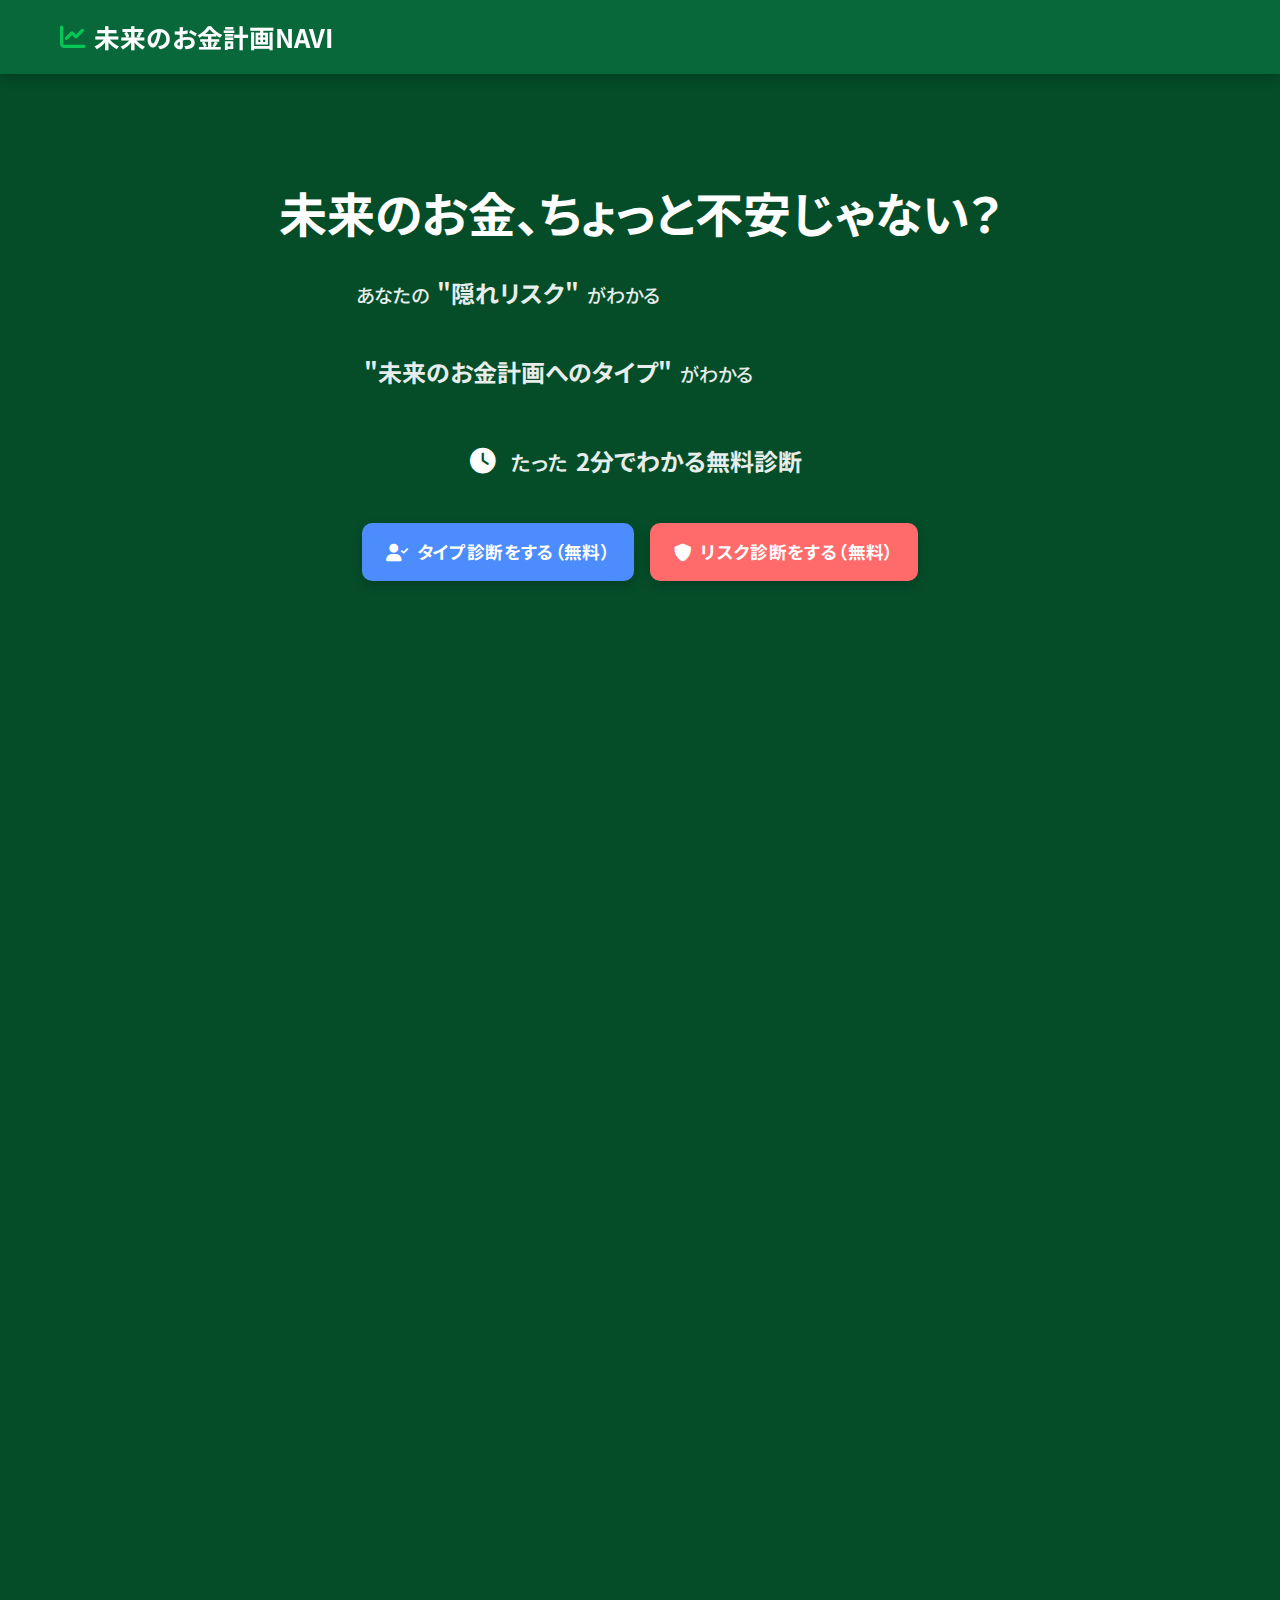
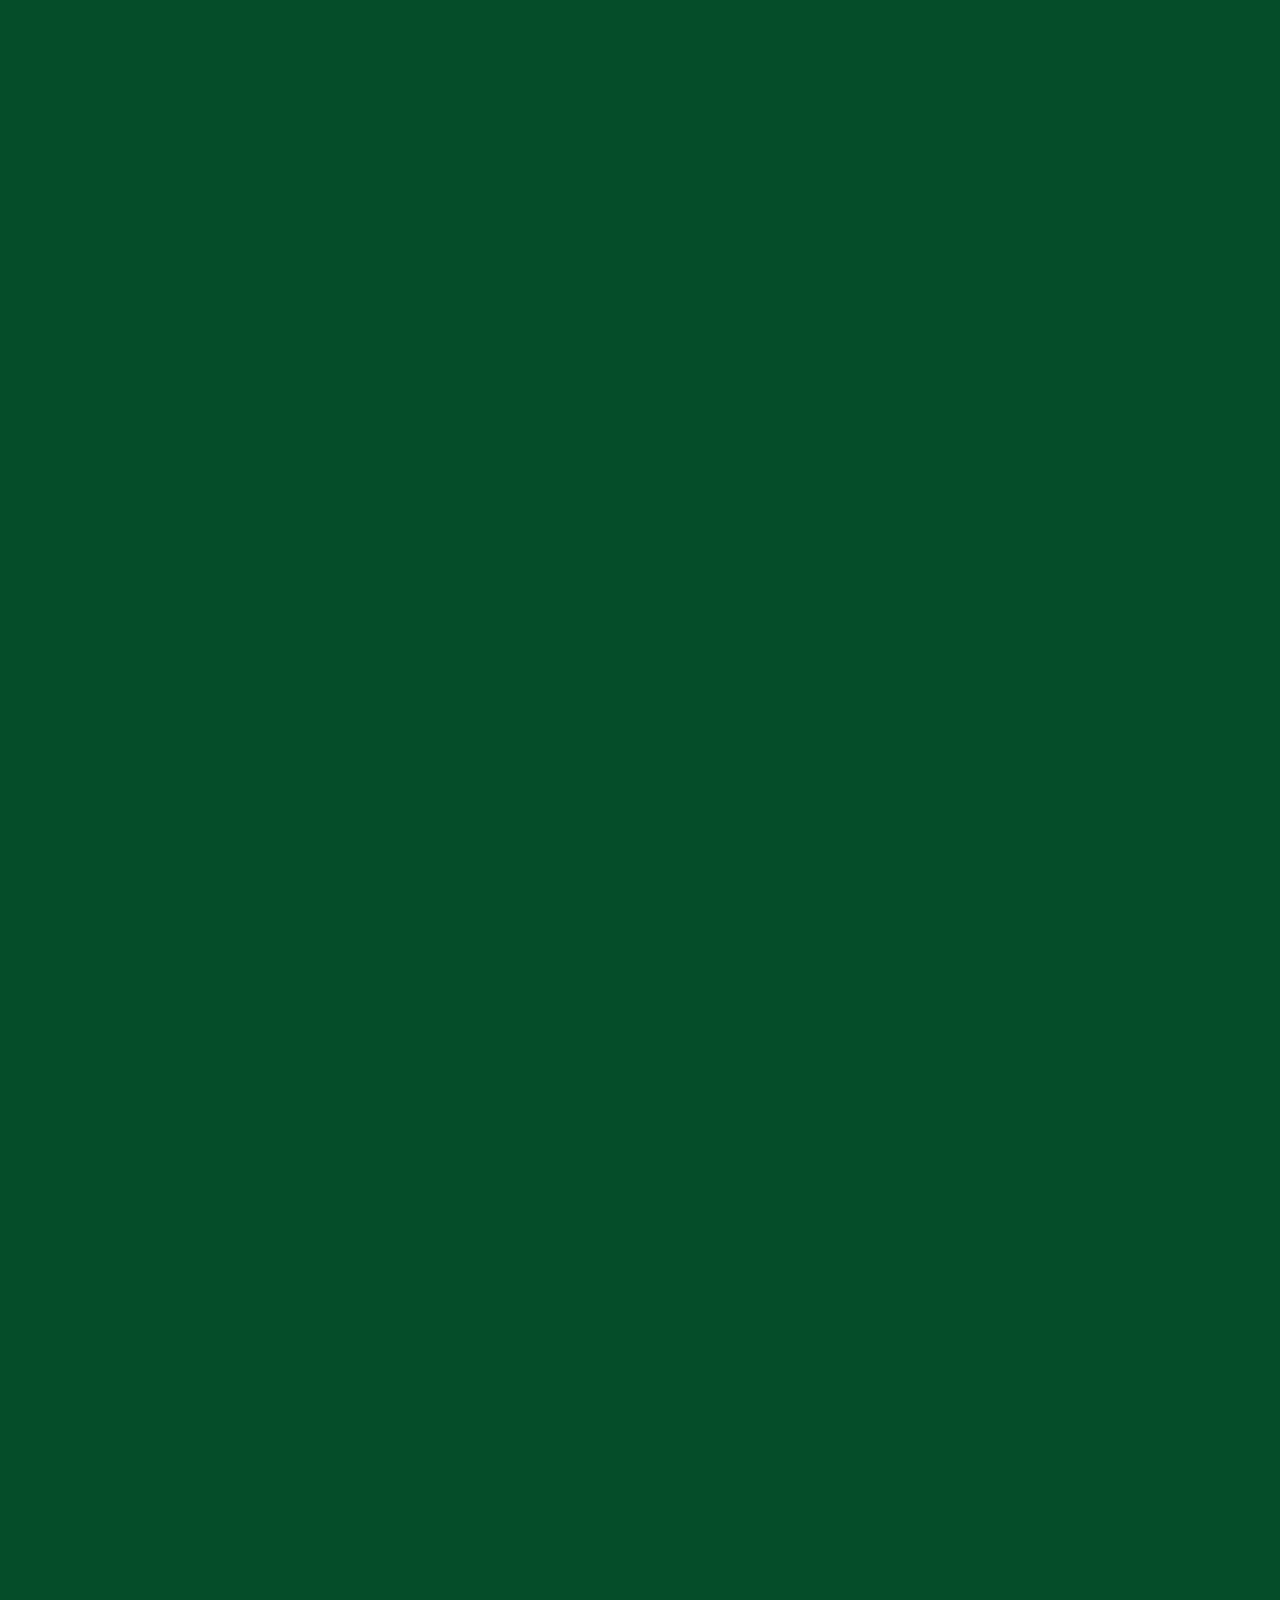
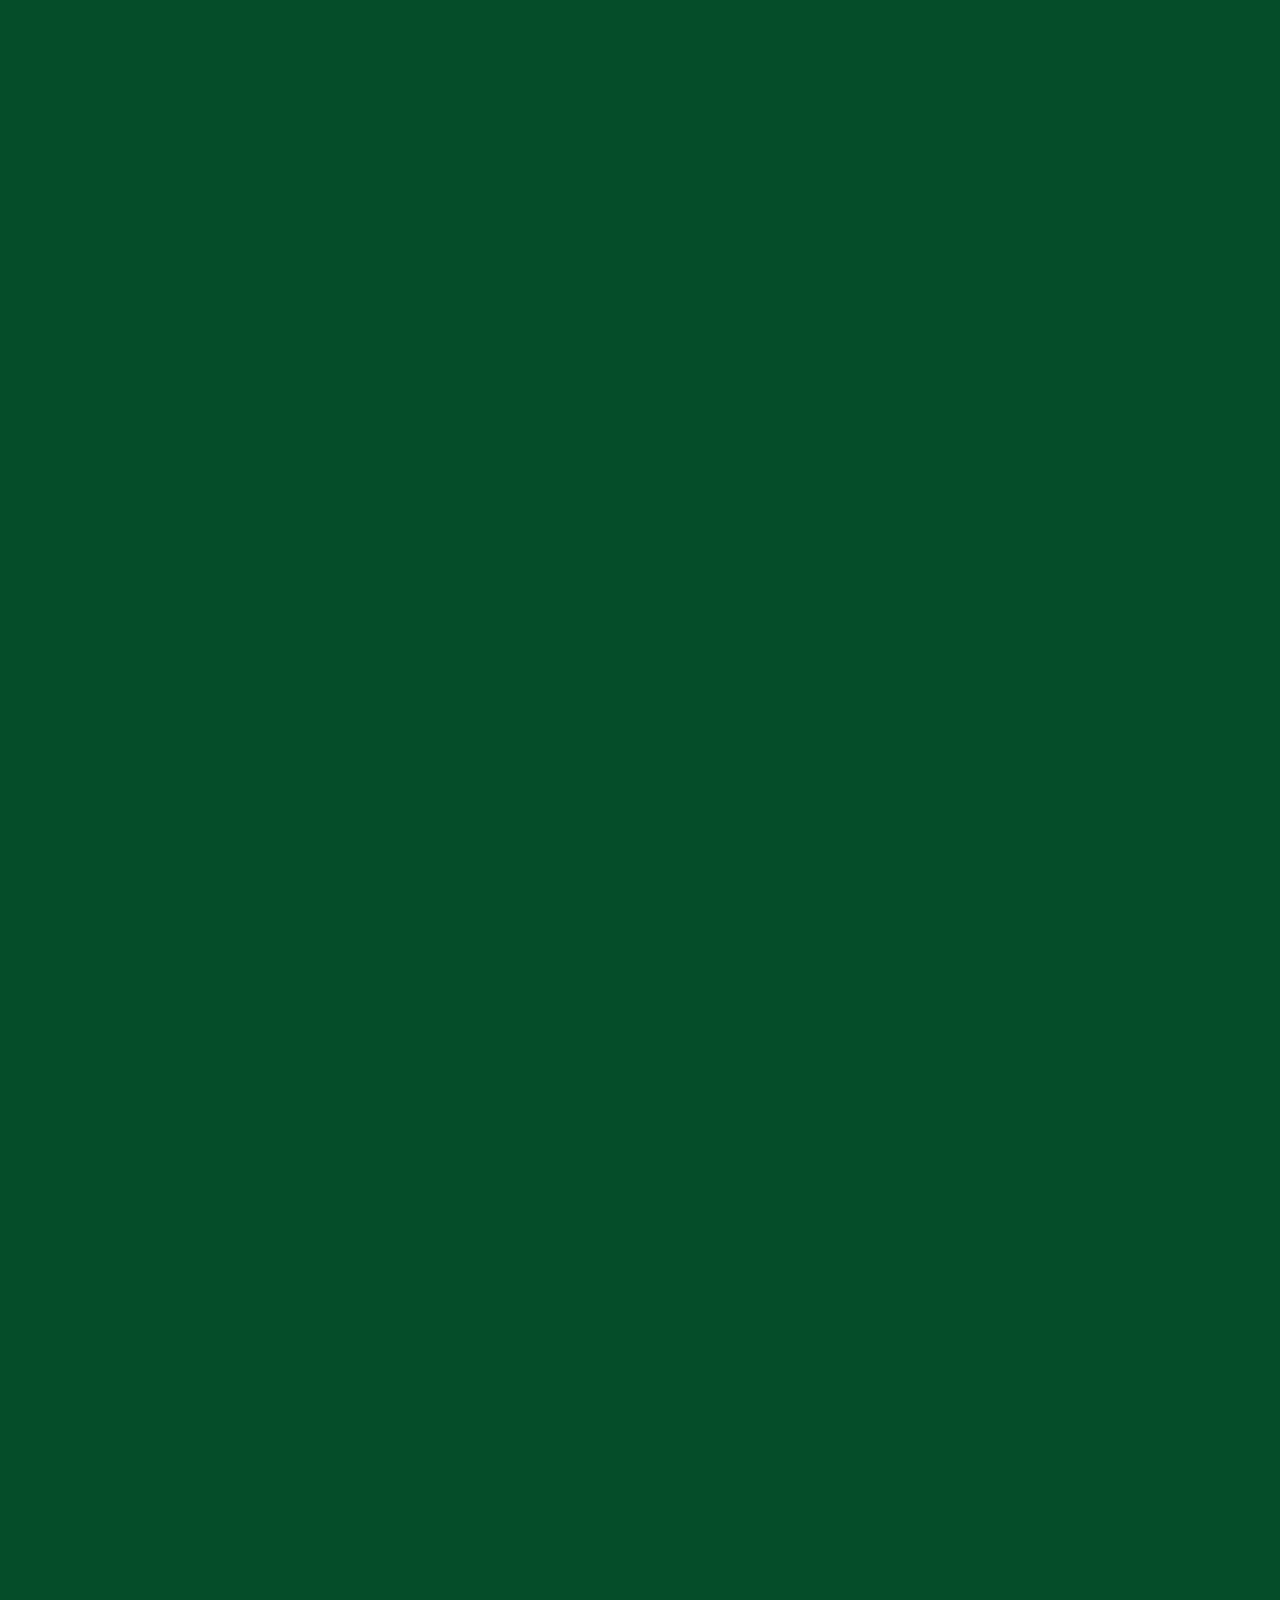
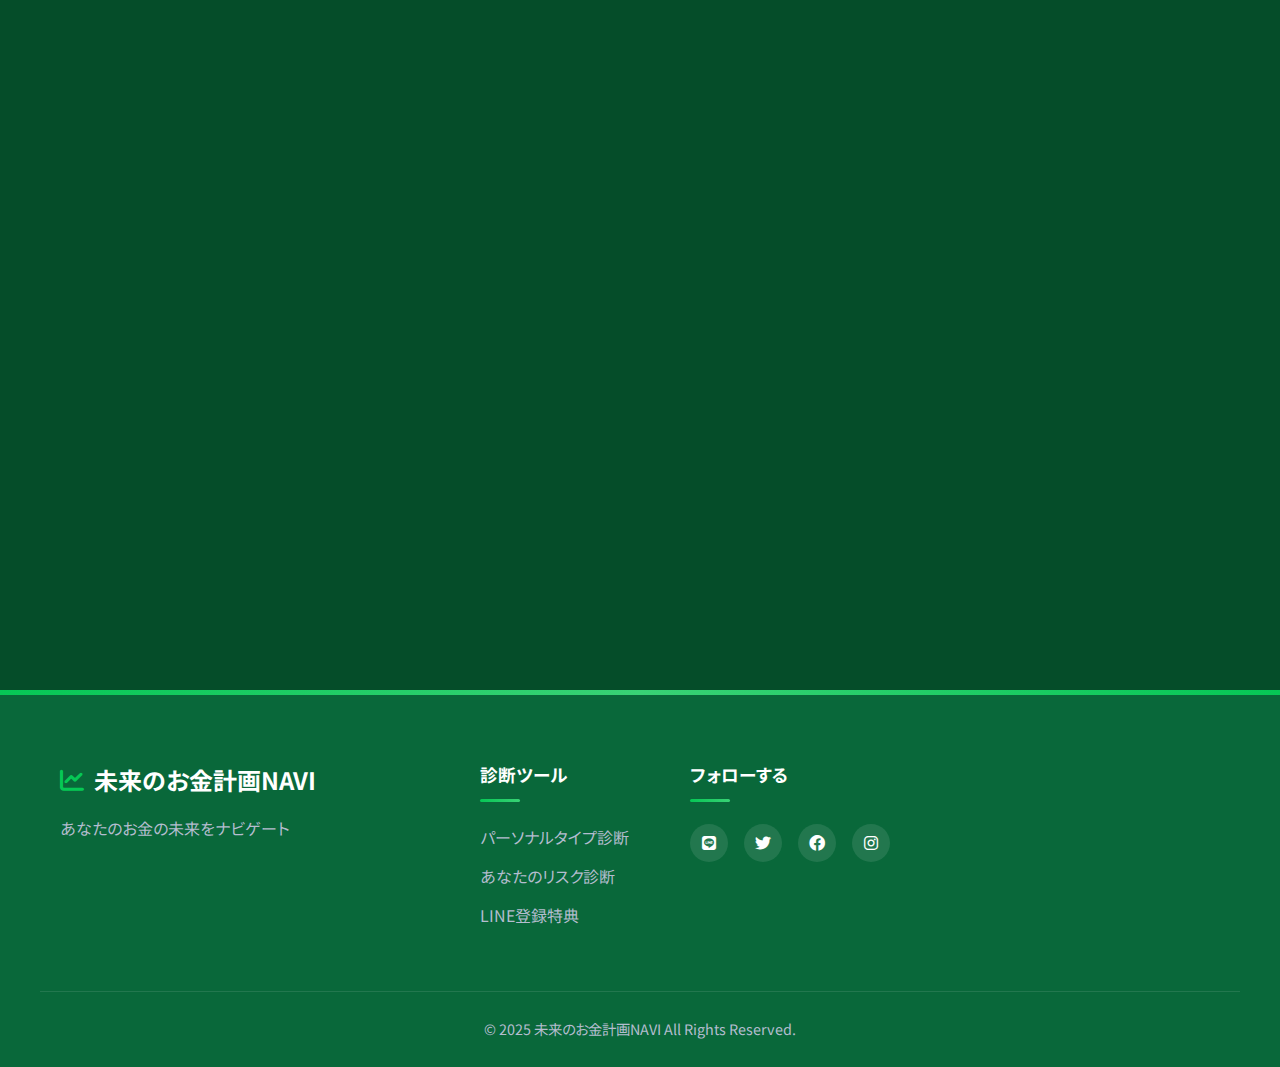
<file: index.html>
<!DOCTYPE html>
<html lang="ja">
<head>
  <meta charset="UTF-8" />
  <meta name="viewport" content="width=device-width, initial-scale=1.0" />
  <meta name="description" content="あなたの隠れリスクとお金の性格がたった2分でわかる無料診断サービス" />
  <!-- Google Tag Manager -->
  <script>(function(w,d,s,l,i){w[l]=w[l]||[];w[l].push({'gtm.start':
  new Date().getTime(),event:'gtm.js'});var f=d.getElementsByTagName(s)[0],
  j=d.createElement(s),dl=l!='dataLayer'?'&l='+l:'';j.async=true;j.src=
  'https://www.googletagmanager.com/gtm.js?id='+i+dl;f.parentNode.insertBefore(j,f);
  })(window,document,'script','dataLayer','GTM-KZGT7CGS');</script>
  <!-- End Google Tag Manager -->
  <title>未来のお金計画NAVI | あなたのお金の未来をクリアに</title>
  <!-- Google Fontsの読み込み -->
  <link rel="preconnect" href="https://fonts.googleapis.com">
  <link rel="preconnect" href="https://fonts.gstatic.com" crossorigin>
  <link href="https://fonts.googleapis.com/css2?family=Noto+Sans+JP:wght@400;500;700&display=swap" rel="stylesheet">
  <!-- Font Awesome -->
  <link rel="stylesheet" href="https://cdnjs.cloudflare.com/ajax/libs/font-awesome/6.0.0/css/all.min.css" />
  <link rel="stylesheet" href="style.css?v=20250501" />
</head>
<body>
  <!-- Google Tag Manager (noscript) -->
  <noscript><iframe src="https://www.googletagmanager.com/ns.html?id=GTM-KZGT7CGS"
  height="0" width="0" style="display:none;visibility:hidden"></iframe></noscript>
  <!-- End Google Tag Manager (noscript) -->
  <header>
    <div class="header-container">
      <h1><i class="fas fa-chart-line"></i> 未来のお金計画NAVI</h1>
    </div>
  </header>

  <section class="hero">
    <div class="hero-content">
      <div class="hero-text">
        <h1>未来のお金、<br class="sp-only">ちょっと不安じゃない？</h1>
        <div class="diagnosis-points">
          <div class="diagnosis-point">
            <span class="point-number">1</span>
            <p>あなたの<span class="strong-highlight">"隠れリスク"</span>がわかる</p>
          </div>
          <div class="diagnosis-point">
            <span class="point-number">2</span>
            <p><span class="strong-highlight">"未来のお金計画へのタイプ"</span>がわかる</p>
          </div>
          <div class="diagnosis-time">
            <i class="fas fa-clock"></i>
            <p>たった<span class="strong-highlight">2分でわかる無料診断</span></p>
          </div>
        </div>
        <div class="cta-buttons">
          <a href="personal-type/index.html" class="cta-button cta-type">
            <i class="fas fa-user-check"></i> タイプ診断をする（無料）
          </a>
          <a href="personal-risk/index.html" class="cta-button cta-risk">
            <i class="fas fa-shield-alt"></i> リスク診断をする（無料）
          </a>
        </div>
      </div>
      <div class="hero-image">
        <!-- 画像を削除しました -->
      </div>
    </div>
  </section>

  <section id="diagnoses" class="section">
    <div class="container">
      <div class="section-title-container">
        <h2 class="section-title"><i class="fas fa-search"></i> あなたに合った診断を選ぼう</h2>
        <div class="title-accent"></div>
      </div>
      <p class="section-subtitle">FP監修の安心診断で、あなたの未来の不安をクリアに。</p>
      
      <div class="diagnosis-types">
        <div id="type-diagnosis" class="diagnosis-type">
          <div class="diagnosis-header">
            <div class="diagnosis-icon">
              <i class="fas fa-user-check"></i>
            </div>
            <h3>パーソナルタイプ診断</h3>
          </div>
          <p>あなたのお金の性格を診断し、最適な資産形成方法を発見します</p>
          <ul class="diagnosis-features">
            <li><i class="fas fa-check-circle"></i> お金の取り扱い方の傾向を把握</li>
            <li><i class="fas fa-check-circle"></i> あなたに合った投資スタイルを発見</li>
            <li><i class="fas fa-check-circle"></i> 苦手な金銭管理の克服法をアドバイス</li>
          </ul>
          <a href="personal-type/index.html" class="diagnosis-button">
            タイプ診断をする（無料） <i class="fas fa-arrow-right"></i>
          </a>
        </div>
        
        <div id="risk-diagnosis" class="diagnosis-type">
          <div class="diagnosis-header">
            <div class="diagnosis-icon">
              <i class="fas fa-shield-alt"></i>
            </div>
            <h3>あなたのリスク診断</h3>
          </div>
          <p>あなたが抱える隠れたリスクを発見し、対策法を提案します</p>
          <ul class="diagnosis-features">
            <li><i class="fas fa-check-circle"></i> 将来の金融リスクを事前に発見</li>
            <li><i class="fas fa-check-circle"></i> ライフイベントごとの対策を提案</li>
            <li><i class="fas fa-check-circle"></i> リスク対策の優先順位を明確化</li>
          </ul>
          <a href="personal-risk/index.html" class="diagnosis-button">
            リスク診断をする（無料） <i class="fas fa-arrow-right"></i>
          </a>
        </div>
      </div>

      <div class="info-box">
        <div class="info-icon">
          <i class="fas fa-info-circle"></i>
        </div>
        <div class="info-text">
          <h3>診断はたった2分で完了！</h3>
          <p>これまでに<strong>10,000人以上</strong>が利用した無料の診断ツール。診断後に<strong>LINE登録</strong>で詳細な結果をチェック！</p>
        </div>
      </div>
    </div>
  </section>

  <section id="worries" class="section worries-section">
    <div class="container">
      <div class="section-title-container">
        <h2 class="section-title"><i class="fas fa-exclamation-triangle"></i> こんな不安、抱えていませんか？</h2>
        <div class="title-accent"></div>
      </div>
      <p class="section-subtitle">多くの方が感じている「お金の悩み」。あなたもきっと当てはまるはず。</p>
      
      <p class="carousel-guide"><i class="fas fa-hand-point-right"></i> スライドしてあなたの不安を見つけましょう <i class="fas fa-hand-point-left"></i></p>
      
      <div class="carousel-wrapper">
        <button class="carousel-btn prev" onclick="moveCarousel(-1)"><i class="fas fa-chevron-left"></i></button>
        <div class="carousel" id="worry-carousel">
          <div class="worry-card">
            <div class="worry-icon red">
              <i class="fas fa-hand-holding-usd"></i>
            </div>
            <h3>老後資金2,000万円問題</h3>
            <div class="worry-meter">
              <div class="meter-text">
                <span class="percentage">95</span>
                <span class="label">%が不安に感じています</span>
              </div>
            </div>
            <p class="jp-wrap">年金だけでは<wbr>足りない老後の生活費。<br>今から準備しないと<wbr>手遅れに…</p>
            <a href="personal-risk/index.html" class="worry-link-btn red">
              <i class="fas fa-shield-alt"></i> リスク診断をする<br><span class="free-text">（無料）</span>
            </a>
          </div>
          
          <div class="worry-card">
            <div class="worry-icon orange">
              <i class="fas fa-chart-line"></i>
            </div>
            <h3>インフレで資産価値が目減り</h3>
            <div class="worry-meter">
              <div class="meter-text">
                <span class="percentage">87</span>
                <span class="label">%が不安に感じています</span>
              </div>
            </div>
            <p class="jp-wrap">銀行に預けているだけで<wbr>お金の価値が<br>どんどん減っていく…</p>
            <a href="personal-type/index.html" class="worry-link-btn orange">
              <i class="fas fa-user-check"></i> タイプ診断をする<br><span class="free-text">（無料）</span>
            </a>
          </div>
          
          <div class="worry-card">
            <div class="worry-icon purple">
              <i class="fas fa-hospital-user"></i>
            </div>
            <h3>突然の病気や怪我のリスク</h3>
            <div class="worry-meter">
              <div class="meter-text">
                <span class="percentage">91</span>
                <span class="label">%が不安に感じています</span>
              </div>
            </div>
            <p class="jp-wrap">いつ起きるかわからない<wbr>健康リスク。<br>備えがないと<wbr>家計が破綻も…</p>
            <a href="personal-risk/index.html" class="worry-link-btn purple">
              <i class="fas fa-shield-alt"></i> リスク診断をする<br><span class="free-text">（無料）</span>
            </a>
          </div>
          
          <div class="worry-card">
            <div class="worry-icon blue">
              <i class="fas fa-graduation-cap"></i>
            </div>
            <h3>子どもの教育費が足りない</h3>
            <div class="worry-meter">
              <div class="meter-text">
                <span class="percentage">89</span>
                <span class="label">%が不安に感じています</span>
              </div>
            </div>
            <p class="jp-wrap">大学までの教育費は<wbr>約1,000万円。<br>子どもの夢を<wbr>諦めさせたくない…</p>
            <a href="personal-risk/index.html" class="worry-link-btn blue">
              <i class="fas fa-shield-alt"></i> リスク診断をする<br><span class="free-text">（無料）</span>
            </a>
          </div>
          
          <div class="worry-card">
            <div class="worry-icon green">
              <i class="fas fa-home"></i>
            </div>
            <h3>住宅ローンの返済計画</h3>
            <div class="worry-meter">
              <div class="meter-text">
                <span class="percentage">82</span>
                <span class="label">%が不安に感じています</span>
              </div>
            </div>
            <p class="jp-wrap">長期間の住宅ローン、<br>金利上昇や収入減で<wbr>返せなくなったら…</p>
            <a href="personal-type/index.html" class="worry-link-btn green">
              <i class="fas fa-user-check"></i> タイプ診断をする<br><span class="free-text">（無料）</span>
            </a>
          </div>
          
          <div class="worry-card">
            <div class="worry-icon darkred">
              <i class="fas fa-heartbeat"></i>
            </div>
            <h3>親の介護と医療費の負担</h3>
            <div class="worry-meter">
              <div class="meter-text">
                <span class="percentage">93</span>
                <span class="label">%が不安に感じています</span>
              </div>
            </div>
            <p class="jp-wrap">突然始まる親の介護。<br>費用も時間も想像以上に<wbr>大きな負担に…</p>
            <a href="personal-risk/index.html" class="worry-link-btn darkred">
              <i class="fas fa-shield-alt"></i> リスク診断をする<br><span class="free-text">（無料）</span>
            </a>
          </div>
          
          <div class="worry-card">
            <div class="worry-icon yellow">
              <i class="fas fa-coins"></i>
            </div>
            <h3>預金しても増えないお金</h3>
            <div class="worry-meter">
              <div class="meter-text">
                <span class="percentage">88</span>
                <span class="label">%が不安に感じています</span>
              </div>
            </div>
            <p class="jp-wrap">低金利時代、<wbr>銀行に預けても増えない。<br>資産運用の方法が<wbr>わからない…</p>
            <a href="personal-type/index.html" class="worry-link-btn yellow">
              <i class="fas fa-user-check"></i> タイプ診断をする<br><span class="free-text">（無料）</span>
            </a>
          </div>
          
          <div class="worry-card">
            <div class="worry-icon teal">
              <i class="fas fa-umbrella"></i>
            </div>
            <h3>保険の種類と選び方</h3>
            <div class="worry-meter">
              <div class="meter-text">
                <span class="percentage">85</span>
                <span class="label">%が不安に感じています</span>
              </div>
            </div>
            <p class="jp-wrap">保険の種類が多すぎて選べない。<br>本当に必要な保障が<wbr>わからない…</p>
            <a href="personal-risk/index.html" class="worry-link-btn teal">
              <i class="fas fa-shield-alt"></i> リスク診断をする<br><span class="free-text">（無料）</span>
            </a>
          </div>
        </div>
        <button class="carousel-btn next" onclick="moveCarousel(1)"><i class="fas fa-chevron-right"></i></button>
      </div>
      
      <div class="carousel-dots" id="carousel-dots">
        <!-- JavaScriptで生成されるドット -->
      </div>
      
      <div class="worry-action">
        <p class="worry-lead">これらの不安を放置していると、<span class="highlight-red">将来取り返しのつかない事態</span>になるかもしれません</p>
        <div class="cta-buttons">
          <a href="personal-type/index.html" class="cta-button cta-type">
            <i class="fas fa-user-check"></i> タイプ診断をする<br><span class="free-text">（無料）</span>
          </a>
          <a href="personal-risk/index.html" class="cta-button cta-risk">
            <i class="fas fa-shield-alt"></i> リスク診断をする<br><span class="free-text">（無料）</span>
          </a>
        </div>
      </div>
    </div>
  </section>

  <section id="line-register" class="section line-section">
    <div class="container">
      <div class="section-title-container">
        <h2 class="section-title"><i class="fab fa-line"></i> LINE登録で限定特典</h2>
        <div class="title-accent"></div>
      </div>
      <p class="section-subtitle">あなたの診断結果に合わせた、オーダーメイドのアドバイスをお届けします</p>
      
      <div class="line-container">
        <div class="line-qr">
          <img src="images/line-qr-code.png" alt="LINE QRコード" class="qr-code">
          <p>QRコードを読み取って<br>友だち追加</p>
        </div>
        <div class="line-benefits">
          <h3>LINE登録特典</h3>
          <ul class="benefit-list">
            <li>
              <div class="benefit-icon"><i class="fas fa-infinity"></i></div>
              <div class="benefit-content">
                <h4>何回でも２つの診断を受けられます</h4>
                <p class="jp-wrap">お金の安心と未来を守る為、<wbr>目指せ好評価</p>
              </div>
            </li>
            <li>
              <div class="benefit-icon"><i class="fas fa-book"></i></div>
              <div class="benefit-content">
                <h4>徹底解説！資産形成攻略の<wbr>ガイドブックをプレゼント！</h4>
                <p class="jp-wrap">いまさら聞けない投資の基本から応用まで、<wbr>初心者でも実践できる<wbr>資産形成のノウハウを凝縮した<wbr>ガイドブックを無料でお届けします</p>
              </div>
            </li>
            <li>
              <div class="benefit-icon"><i class="fas fa-comments"></i></div>
              <div class="benefit-content">
                <h4>チャットやオンラインで<wbr>気軽に無料相談が可能！</h4>
                <p class="jp-wrap">経験豊富な<wbr>ファイナンシャルプランナーに、<wbr>いつでもどこでも<wbr>LINEチャットやビデオ通話で相談できます。<wbr>お金の悩みをプロの視点から<wbr>サポートします</p>
              </div>
            </li>
          </ul>
          <a href="https://line.me/R/ti/p/@427cbszb" class="line-button">
            <i class="fab fa-line"></i> 友だち追加で特典をゲット
          </a>
        </div>
      </div>
    </div>
  </section>

  <section id="about" class="section feature-section">
    <div class="container">
      <div class="section-title-container">
        <h2 class="section-title"><i class="fas fa-star"></i> サービスの特徴</h2>
        <div class="title-accent"></div>
      </div>
      <p class="section-subtitle">プロのファイナンシャルプランナーが監修した診断ツールで、安心の未来設計を</p>
      
      <div class="features">
        <div class="feature-item">
          <div class="feature-icon">
            <i class="fas fa-clock"></i>
          </div>
          <h3>最短2分で診断完了</h3>
          <p>忙しいあなたでもすき間時間にサクッと診断できます。</p>
        </div>
        <div class="feature-item">
          <div class="feature-icon">
            <i class="fas fa-lock"></i>
          </div>
          <h3>安心の匿名診断</h3>
          <p>個人情報不要。気軽に始められます。</p>
        </div>
        <div class="feature-item">
          <div class="feature-icon">
            <i class="fas fa-medal"></i>
          </div>
          <h3>FP監修の高品質診断</h3>
          <p>金融のプロが作った診断で、より正確な結果が得られます。</p>
        </div>
      </div>
    </div>
  </section>
  
  <section class="section testimonial-section">
    <div class="container">
      <div class="section-title-container">
        <h2 class="section-title"><i class="fas fa-comments"></i> 利用者の声</h2>
        <div class="title-accent"></div>
      </div>
      <p class="section-subtitle">実際に診断を受けた方々からの感想です</p>
      
      <div class="testimonials">
        <div class="testimonial">
          <div class="testimonial-content">
            <p class="jp-wrap">自分のお金の扱い方の<wbr>問題点がはっきりわかり、<wbr>今後どう改善すべきか<wbr>具体的なアドバイスがもらえました。<wbr>無料とは思えない<wbr>クオリティの高さに驚きました。</p>
          </div>
          <div class="testimonial-author">
            <div class="user-icon"><i class="fas fa-user-circle"></i></div>
            <div>
              <h4>田中 美咲さん</h4>
              <p>32歳・会社員</p>
            </div>
          </div>
        </div>
        <div class="testimonial">
          <div class="testimonial-content">
            <p class="jp-wrap">老後の不安が漠然とあったのですが、<wbr>リスク診断で具体的に<wbr>何が足りていないのかが<wbr>わかりました。<wbr>LINE登録後のフォローも手厚く、<wbr>とても参考になっています。</p>
          </div>
          <div class="testimonial-author">
            <div class="user-icon"><i class="fas fa-user-circle"></i></div>
            <div>
              <h4>佐藤 健太さん</h4>
              <p>45歳・自営業</p>
            </div>
          </div>
        </div>
        <div class="testimonial">
          <div class="testimonial-content">
            <p class="jp-wrap">投資を始めたいと思っていたけど、<wbr>自分に合った方法が<wbr>わからなかった。<wbr>タイプ診断で自分に合った<wbr>投資法がわかり、<wbr>少額から始められています！</p>
          </div>
          <div class="testimonial-author">
            <div class="user-icon"><i class="fas fa-user-circle"></i></div>
            <div>
              <h4>山田 絵美さん</h4>
              <p>28歳・デザイナー</p>
            </div>
          </div>
        </div>
      </div>
    </div>
  </section>

  <section class="section cta-section">
    <div class="container">
      <div class="section-title-container">
        <h2 class="section-title">あなたの未来を変える第一歩を、<wbr>今踏み出しましょう</h2>
        <div class="title-accent"></div>
      </div>
      <p class="section-subtitle">たった2分の診断で<wbr>あなたのお金の未来が<wbr>見えてきます</p>
      <div class="cta-buttons final-cta">
        <a href="personal-type/index.html" class="cta-button cta-type">
          <i class="fas fa-user-check"></i> タイプ診断をする<br><span class="free-text">（無料）</span>
        </a>
        <a href="personal-risk/index.html" class="cta-button cta-risk">
          <i class="fas fa-shield-alt"></i> リスク診断をする<br><span class="free-text">（無料）</span>
        </a>
      </div>
    </div>
  </section>

  <footer>
    <div class="footer-container">
      <div class="footer-logo">
        <h2><i class="fas fa-chart-line"></i> 未来のお金計画NAVI</h2>
        <p>あなたのお金の未来をナビゲート</p>
      </div>
      <div class="footer-links">
        <div class="footer-column">
          <h3>診断ツール</h3>
          <ul>
            <li><a href="#type-diagnosis">パーソナルタイプ診断</a></li>
            <li><a href="#risk-diagnosis">あなたのリスク診断</a></li>
            <li><a href="#line-register">LINE登録特典</a></li>
          </ul>
        </div>
        <div class="footer-column">
          <h3>フォローする</h3>
          <div class="social-links">
            <a href="https://line.me/R/ti/p/@427cbszb"><i class="fab fa-line"></i></a>
            <a href="#"><i class="fab fa-twitter"></i></a>
            <a href="#"><i class="fab fa-facebook"></i></a>
            <a href="#"><i class="fab fa-instagram"></i></a>
          </div>
        </div>
      </div>
    </div>
    <div class="copyright">
      <p>&copy; 2025 未来のお金計画NAVI All Rights Reserved.</p>
    </div>
  </footer>
  <script src="script.js"></script>
</body>
</html>
</file>
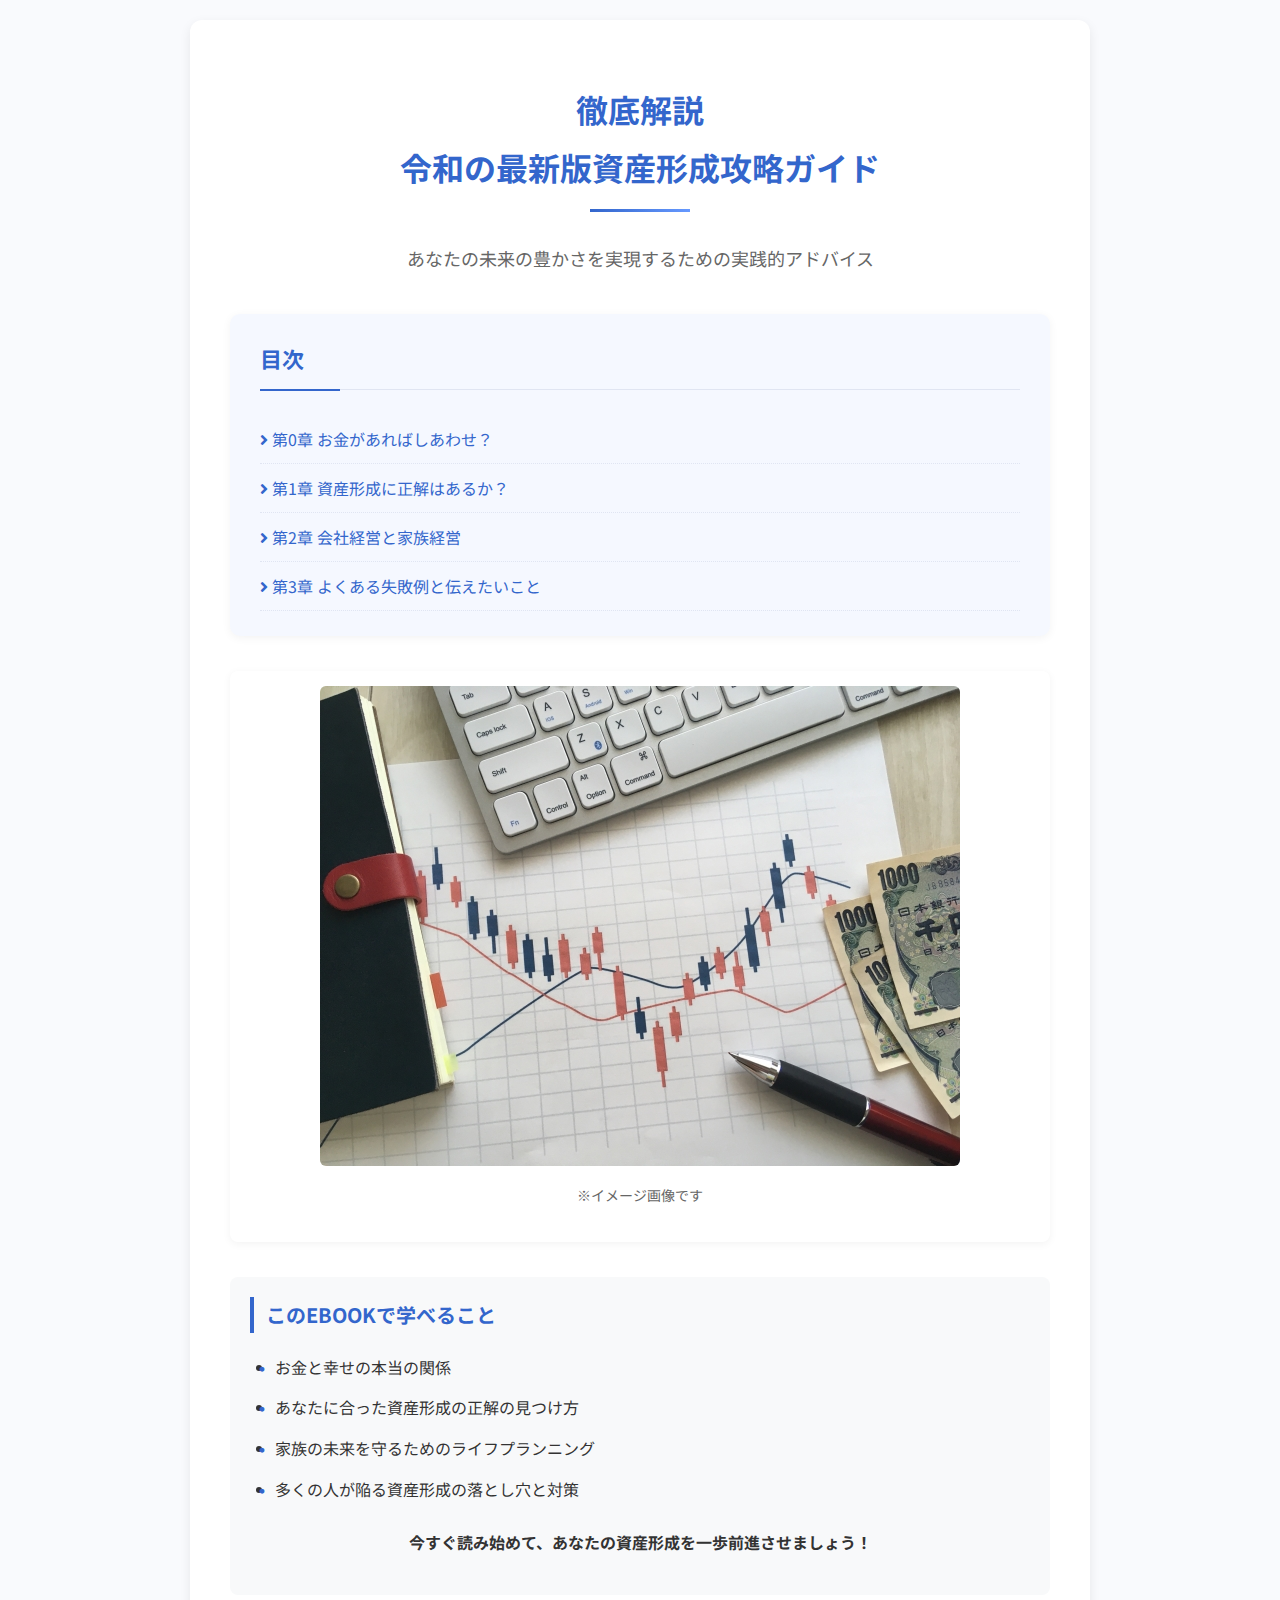
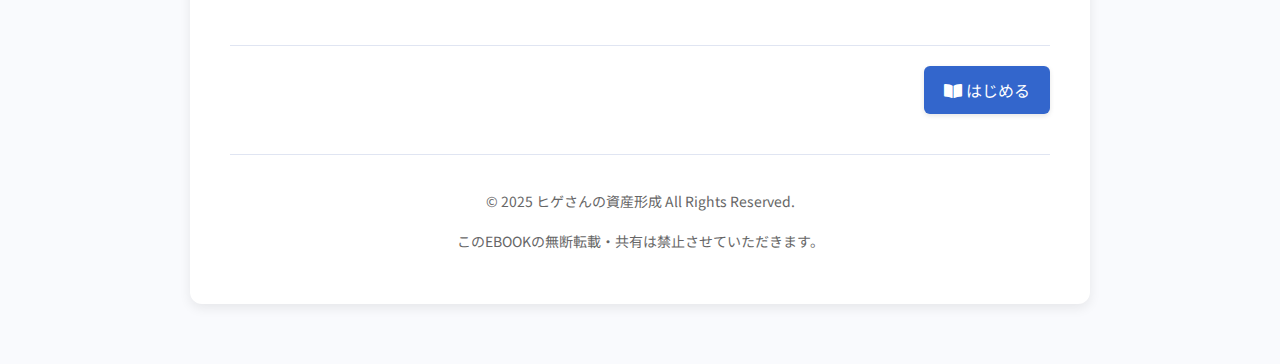
<file: ebook2/index.html>
<!DOCTYPE html>
<html lang="ja">
<head>
    <meta charset="UTF-8">
    <meta name="viewport" content="width=device-width, initial-scale=1.0">
    <title>徹底解説 令和の最新版資産形成攻略ガイド</title>
    <link rel="stylesheet" href="styles.css">
    <link href="https://fonts.googleapis.com/css2?family=Noto+Sans+JP:wght@400;500;700&display=swap" rel="stylesheet">
    <link rel="stylesheet" href="https://cdnjs.cloudflare.com/ajax/libs/font-awesome/5.15.4/css/all.min.css">
</head>
<body>
    <div class="ebook-container">
        <div class="ebook-header">
            <h1>徹底解説<br>令和の最新版資産形成攻略ガイド</h1>
            <p style="text-align: center; color: #666; font-size: 18px;">あなたの未来の豊かさを実現するための実践的アドバイス</p>
        </div>
        
        <div class="toc">
            <h2>目次</h2>
            <a href="chapter0.html"><i class="fas fa-angle-right"></i> 第0章 お金があればしあわせ？</a>
            <a href="chapter1.html"><i class="fas fa-angle-right"></i> 第1章 資産形成に正解はあるか？</a>
            <a href="chapter2.html"><i class="fas fa-angle-right"></i> 第2章 会社経営と家族経営</a>
            <a href="chapter3.html"><i class="fas fa-angle-right"></i> 第3章 よくある失敗例と伝えたいこと</a>
        </div>
        
        <div class="img-container">
            <img src="images/ebook1.jpg" alt="資産形成のイメージ" style="max-width: 100%; height: auto;">
            <p class="img-caption">※イメージ画像です</p>
        </div>
        
        <div style="background: #f8f9fa; padding: 20px; border-radius: 8px; margin: 30px 0;">
            <h3 style="margin-top: 0;">このEBOOKで学べること</h3>
            <ul>
                <li>お金と幸せの本当の関係</li>
                <li>あなたに合った資産形成の正解の見つけ方</li>
                <li>家族の未来を守るためのライフプランニング</li>
                <li>多くの人が陥る資産形成の落とし穴と対策</li>
            </ul>
            <p style="text-align: center; font-weight: bold; margin-top: 20px;">
                今すぐ読み始めて、あなたの資産形成を一歩前進させましょう！
            </p>
        </div>
        
        <div class="navigation">
            <span></span> <!-- 左側のスペースを確保 -->
            <a href="chapter0.html"><i class="fas fa-book-open"></i> はじめる</a>
        </div>
        
        <div class="ebook-footer">
            <p>© 2025 ヒゲさんの資産形成 All Rights Reserved.</p>
            <p>このEBOOKの無断転載・共有は禁止させていただきます。</p>
        </div>
    </div>
</body>
</html>
</file>
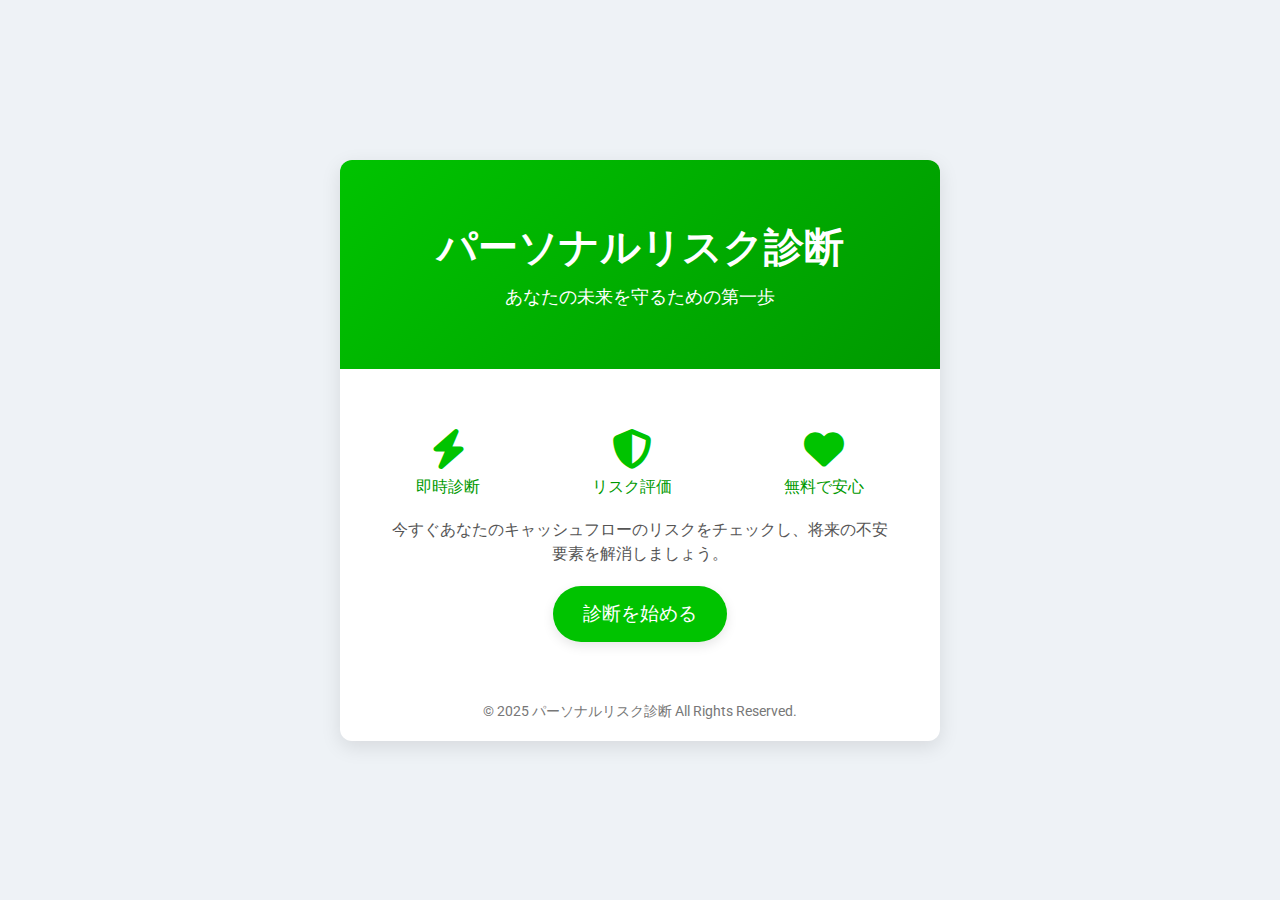
<file: personal-risk/index.html>
<!DOCTYPE html>
<html lang="ja">
<head>
  <meta charset="UTF-8">
  <!-- Google Tag Manager -->
  <script>(function(w,d,s,l,i){w[l]=w[l]||[];w[l].push({'gtm.start':
  new Date().getTime(),event:'gtm.js'});var f=d.getElementsByTagName(s)[0],
  j=d.createElement(s),dl=l!='dataLayer'?'&l='+l:'';j.async=true;j.src=
  'https://www.googletagmanager.com/gtm.js?id='+i+dl;f.parentNode.insertBefore(j,f);
  })(window,document,'script','dataLayer','GTM-KZGT7CGS');</script>
  <!-- End Google Tag Manager -->
  <title>パーソナルリスク診断 - あなたの未来を守る</title>
  <meta name="viewport" content="width=device-width, initial-scale=1">
  <!-- Google Fonts -->
  <link href="https://fonts.googleapis.com/css?family=Roboto:400,500,700&display=swap" rel="stylesheet">
  <!-- Font Awesome CDN -->
  <link rel="stylesheet" href="https://cdnjs.cloudflare.com/ajax/libs/font-awesome/6.4.0/css/all.min.css" />
  <style>
    :root {
      --primary-color: #00c300;
      --secondary-color: #009900;
      --background-color: #eef2f6;
    }
    /* 基本リセット */
    * { margin: 0; padding: 0; box-sizing: border-box; }
    body {
      font-family: 'Roboto', sans-serif;
      background-color: var(--background-color);
      display: flex;
      align-items: center;
      justify-content: center;
      min-height: 100vh;
      overflow-x: hidden;
    }
    /* アニメーション */
    @keyframes fadeInUp {
      from { opacity: 0; transform: translateY(30px); }
      to { opacity: 1; transform: translateY(0); }
    }
    .animated { animation: fadeInUp 0.8s ease-out forwards; }
    /* カードコンテナ */
    .cover-card {
      width: 90%;
      max-width: 600px;
      background: #fff;
      border-radius: 12px;
      box-shadow: 0 6px 20px rgba(0,0,0,0.1);
      overflow: hidden;
    }
    /* ヘッダー */
    .cover-header {
      background: linear-gradient(135deg, var(--primary-color), var(--secondary-color));
      padding: 60px 20px;
      text-align: center;
      color: #fff;
    }
    .cover-header h1 { font-size: 2.5rem; margin-bottom: 10px; }
    .cover-header p { font-size: 1.1rem; }
    /* メインコンテンツ */
    .cover-main {
      padding: 40px 20px;
      text-align: center;
    }
    .features {
      display: flex;
      justify-content: space-around;
      margin: 20px 0;
      flex-wrap: wrap;
    }
    .feature {
      display: flex;
      flex-direction: column;
      align-items: center;
    }
    .feature i { font-size: 2.5rem; color: var(--primary-color); margin-bottom: 8px; }
    .feature span { font-size: 1rem; font-weight: 500; color: var(--secondary-color); }
    .cover-description {
      font-size: 1rem;
      margin: 20px auto;
      line-height: 1.5;
      color: #555;
      max-width: 500px;
    }
    /* CTAボタン */
    .cta-button {
      background-color: var(--primary-color);
      border: none;
      border-radius: 50px;
      color: #fff;
      padding: 15px 30px;
      font-size: 1.2rem;
      cursor: pointer;
      transition: background-color 0.3s, transform 0.3s;
      box-shadow: 0 4px 12px rgba(0,0,0,0.1);
    }
    .cta-button:hover { background-color: var(--secondary-color); transform: translateY(-3px); }
    /* フッター */
    .cover-footer {
      text-align: center;
      padding: 20px;
      font-size: 0.9rem;
      color: #777;
    }
  </style>
</head>
<body>
  <!-- Google Tag Manager (noscript) -->
  <noscript><iframe src="https://www.googletagmanager.com/ns.html?id=GTM-KZGT7CGS"
  height="0" width="0" style="display:none;visibility:hidden"></iframe></noscript>
  <!-- End Google Tag Manager (noscript) -->
  
  <div class="cover-card animated">
    <header class="cover-header animated" style="animation-delay: 0.2s;">
      <h1>パーソナルリスク診断</h1>
      <p>あなたの未来を守るための第一歩</p>
    </header>
    <main class="cover-main animated" style="animation-delay: 0.4s;">
      <div class="features">
        <div class="feature">
          <i class="fa-solid fa-bolt"></i>
          <span>即時診断</span>
        </div>
        <div class="feature">
          <i class="fa-solid fa-shield-alt"></i>
          <span>リスク評価</span>
        </div>
        <div class="feature">
          <i class="fa-solid fa-heart"></i>
          <span>無料で安心</span>
        </div>
      </div>
      <div class="cover-description">
        今すぐあなたのキャッシュフローのリスクをチェックし、将来の不安要素を解消しましょう。
      </div>
      <button class="cta-button animated" style="animation-delay: 0.6s;" id="startButton">診断を始める</button>
    </main>
    <footer class="cover-footer animated" style="animation-delay: 0.8s;">
      &copy; 2025 パーソナルリスク診断 All Rights Reserved.
    </footer>
  </div>
  <script>
    document.getElementById("startButton").addEventListener("click", function(){
      window.location.href = "quiz.html";
    });
  </script>
</body>
</html>
</file>
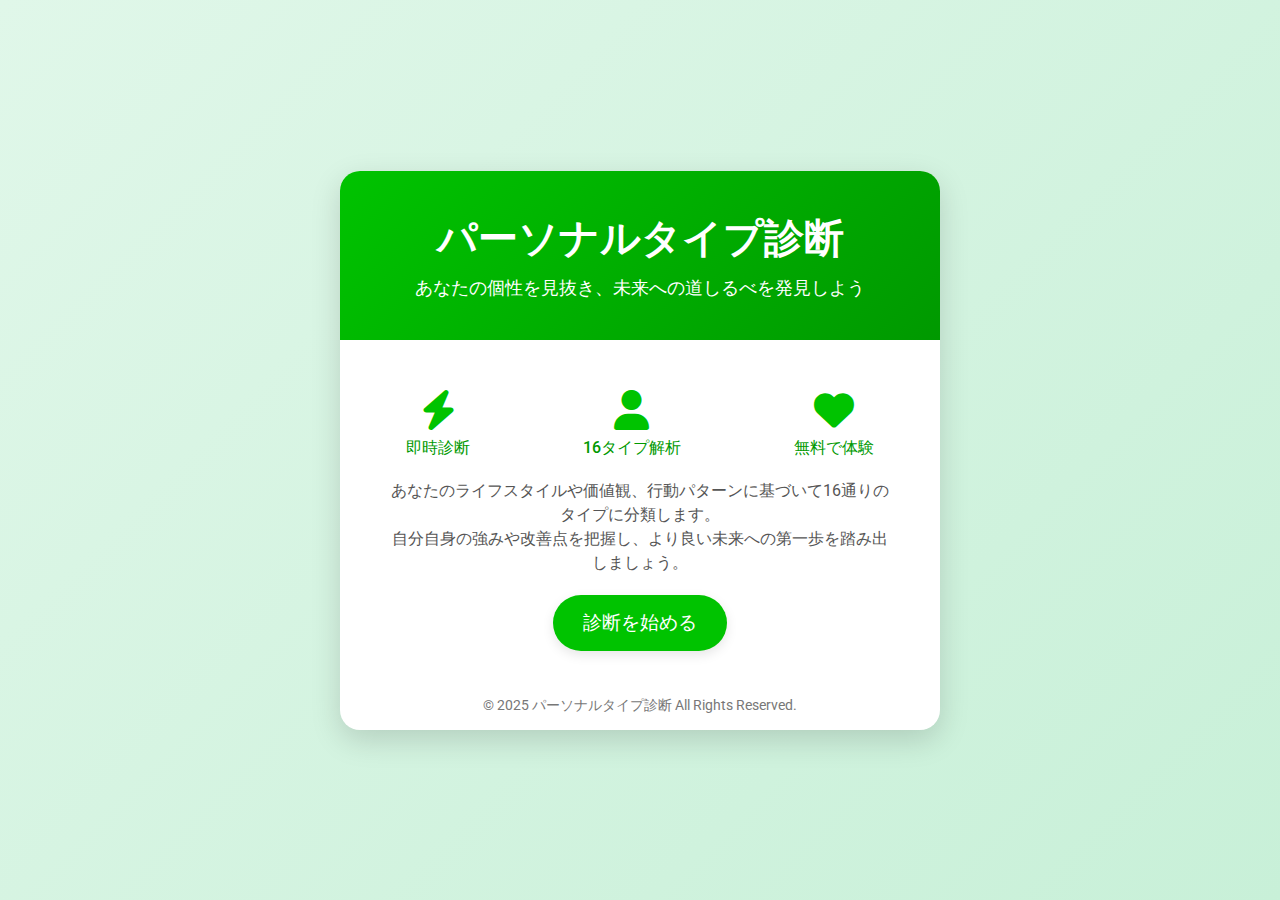
<file: personal-type/index.html>
<!DOCTYPE html>
<html lang="ja">
<head>
  <!-- Google Tag Manager -->
  <script>(function(w,d,s,l,i){w[l]=w[l]||[];w[l].push({'gtm.start':
  new Date().getTime(),event:'gtm.js'});var f=d.getElementsByTagName(s)[0],
  j=d.createElement(s),dl=l!='dataLayer'?'&l='+l:'';j.async=true;j.src=
  'https://www.googletagmanager.com/gtm.js?id='+i+dl;f.parentNode.insertBefore(j,f);
  })(window,document,'script','dataLayer','GTM-KZGT7CGS');</script>
  <!-- End Google Tag Manager -->
  <meta charset="UTF-8">
  <title>パーソナルタイプ診断 - あなたの個性を見抜く</title>
  <meta name="viewport" content="width=device-width, initial-scale=1">
  <!-- Google Fonts (Roboto) -->
  <link href="https://fonts.googleapis.com/css2?family=Roboto:wght@400;500;700&display=swap" rel="stylesheet">
  <!-- Font Awesome CDN -->
  <link rel="stylesheet" href="https://cdnjs.cloudflare.com/ajax/libs/font-awesome/6.4.0/css/all.min.css" />
  <style>
    :root {
      --primary-color: #00c300;
      --secondary-color: #009900;
      --background-color: #eef2f6;
      --line-color: #06C755;
    }
    * { margin: 0; padding: 0; box-sizing: border-box; }
    body {
      font-family: 'Roboto', sans-serif;
      background: linear-gradient(135deg, #e0f7e9, #c8f0d8);
      display: flex;
      align-items: center;
      justify-content: center;
      min-height: 100vh;
      overflow-x: hidden;
    }
    @keyframes fadeInUp {
      from { opacity: 0; transform: translateY(30px); }
      to { opacity: 1; transform: translateY(0); }
    }
    .animated { animation: fadeInUp 0.8s ease-out forwards; }
    .cover-card {
      width: 90%;
      max-width: 600px;
      background: #fff;
      border-radius: 20px;
      box-shadow: 0 10px 30px rgba(0,0,0,0.15);
      overflow: hidden;
    }
    .cover-header {
      background: linear-gradient(135deg, var(--primary-color), var(--secondary-color));
      padding: 40px 20px;
      text-align: center;
      color: #fff;
    }
    .cover-header h1 { font-size: 2.5rem; margin-bottom: 10px; }
    .cover-header p { font-size: 1.1rem; }
    .cover-main { padding: 30px 20px; text-align: center; }
    .features {
      display: flex;
      justify-content: space-around;
      gap: 20px;
      flex-wrap: wrap;
      margin: 20px 0;
    }
    .feature { display: flex; flex-direction: column; align-items: center; }
    .feature i { font-size: 2.5rem; color: var(--primary-color); margin-bottom: 8px; }
    .feature span { font-size: 1rem; font-weight: 500; color: var(--secondary-color); }
    .cover-description {
      font-size: 1rem;
      margin: 20px auto;
      line-height: 1.5;
      color: #555;
      max-width: 500px;
    }
    .cta-button {
      background-color: var(--primary-color);
      border: none;
      border-radius: 50px;
      color: #fff;
      padding: 15px 30px;
      font-size: 1.2rem;
      cursor: pointer;
      transition: background-color 0.3s, transform 0.3s;
      box-shadow: 0 4px 12px rgba(0,0,0,0.1);
    }
    .cta-button:hover { background-color: var(--secondary-color); transform: translateY(-3px); }
    .cover-footer {
      text-align: center;
      padding: 15px;
      font-size: 0.9rem;
      color: #777;
    }
    /* LINE友達登録モーダル用のスタイル */
    .modal-overlay {
      display: none;
      position: fixed;
      top: 0;
      left: 0;
      right: 0;
      bottom: 0;
      background-color: rgba(0, 0, 0, 0.7);
      z-index: 1000;
      align-items: center;
      justify-content: center;
    }
    .line-modal {
      background-color: #fff;
      border-radius: 20px;
      width: 90%;
      max-width: 500px;
      padding: 30px;
      text-align: center;
      box-shadow: 0 5px 20px rgba(0,0,0,0.2);
    }
    .line-modal h2 {
      color: var(--line-color);
      margin-bottom: 20px;
      font-size: 1.8rem;
    }
    .line-icon {
      font-size: 3rem;
      color: var(--line-color);
      margin-bottom: 15px;
    }
    .line-description {
      margin-bottom: 25px;
      line-height: 1.6;
      color: #555;
    }
    .line-button {
      background-color: var(--line-color);
      color: white;
      border: none;
      border-radius: 50px;
      padding: 12px 25px;
      font-size: 1.1rem;
      cursor: pointer;
      display: inline-flex;
      align-items: center;
      justify-content: center;
      margin-bottom: 15px;
      transition: all 0.3s;
    }
    .line-button:hover {
      background-color: #05a649;
      transform: translateY(-2px);
    }
    .line-button i {
      margin-right: 8px;
    }
    .complete-button {
      display: none;
      background-color: #555;
    }
    .already-registered {
      font-size: 0.9rem;
      color: #777;
      text-decoration: underline;
      cursor: pointer;
      margin-top: 10px;
      display: inline-block;
    }
  </style>
</head>
<body>
  <!-- Google Tag Manager (noscript) -->
  <noscript><iframe src="https://www.googletagmanager.com/ns.html?id=GTM-KZGT7CGS"
  height="0" width="0" style="display:none;visibility:hidden"></iframe></noscript>
  <!-- End Google Tag Manager (noscript) -->
  
  <div class="cover-card animated">
    <header class="cover-header animated" style="animation-delay: 0.2s;">
      <h1>パーソナルタイプ診断</h1>
      <p>あなたの個性を見抜き、未来への道しるべを発見しよう</p>
    </header>
    <main class="cover-main animated" style="animation-delay: 0.4s;">
      <div class="features">
        <div class="feature">
          <i class="fa-solid fa-bolt"></i>
          <span>即時診断</span>
        </div>
        <div class="feature">
          <i class="fa-solid fa-user"></i>
          <span>16タイプ解析</span>
        </div>
        <div class="feature">
          <i class="fa-solid fa-heart"></i>
          <span>無料で体験</span>
        </div>
      </div>
      <div class="cover-description">
        あなたのライフスタイルや価値観、行動パターンに基づいて16通りのタイプに分類します。<br>
        自分自身の強みや改善点を把握し、より良い未来への第一歩を踏み出しましょう。
      </div>
      <button class="cta-button animated" style="animation-delay: 0.6s;" id="startButton">診断を始める</button>
      
      <!-- フォールバック用のLINE友達登録リンク（通常は非表示） -->
      <p class="fallback-link" style="margin-top: 15px; font-size: 0.85rem; display: none;" id="fallbackLink">
        <a href="line-register.html" style="color: var(--primary-color);">LINE友達登録ページに直接アクセス</a>
      </p>
    </main>
    <footer class="cover-footer animated" style="animation-delay: 0.8s;">
      &copy; 2025 パーソナルタイプ診断 All Rights Reserved.
    </footer>
  </div>
  
  <!-- LINE友達登録モーダル -->
  <div class="modal-overlay" id="lineModal">
    <div class="line-modal animated">
      <i class="fab fa-line line-icon"></i>
      <h2>LINE友達登録のお願い</h2>
      <p class="line-description">
        診断結果を受け取るには、LINE公式アカウントへの登録が必要です。<br>
        登録後、より詳しい診断結果やパーソナルタイプに合わせたアドバイスをお届けします。
      </p>
      <button class="line-button" id="lineAddButton">
        <i class="fab fa-line"></i> LINE友達追加
      </button>
      <button class="line-button complete-button" id="lineCompleteButton">
        <i class="fas fa-check"></i> 登録完了！診断を始める
      </button>
      <div>
        <a href="#" class="already-registered" id="alreadyRegistered">すでに登録されている方はこちら</a>
      </div>
    </div>
  </div>

  <script>
    // LocalStorageキー
    const LINE_REGISTERED_KEY = 'line_registered';
    const FIRST_VISIT_KEY = 'first_visit';
    
    // URLパラメーターを取得する関数
    function getUrlParameter(name) {
      name = name.replace(/[\[]/, '\\[').replace(/[\]]/, '\\]');
      const regex = new RegExp('[\\?&]' + name + '=([^&#]*)');
      const results = regex.exec(location.search);
      return results === null ? '' : decodeURIComponent(results[1].replace(/\+/g, ' '));
    }
    
    // 初回訪問かどうかをチェック
    function isFirstVisit() {
      return localStorage.getItem(FIRST_VISIT_KEY) !== 'visited';
    }
    
    // LINE友達登録済みかどうかをチェック
    function isLineRegistered() {
      return localStorage.getItem(LINE_REGISTERED_KEY) === 'registered';
    }
    
    // LINEからのアクセスかどうかをチェック
    function isFromLine() {
      return getUrlParameter('from') === 'line';
    }
    
    // LINE友達登録モーダルを表示
    function showLineModal() {
      document.getElementById('lineModal').style.display = 'flex';
      
      // 8秒後に完了ボタンを表示
      setTimeout(() => {
        document.getElementById('lineCompleteButton').style.display = 'inline-flex';
      }, 8000);
    }
    
    // 診断を開始する処理
    function startDiagnosis() {
      // quiz.htmlに直接遷移するように変更
      window.location.href = "quiz.html";
    }
    
    // ページロード時の処理
    document.addEventListener('DOMContentLoaded', function() {
      // 「診断を始める」ボタンのイベントリスナー
      document.getElementById("startButton").addEventListener("click", function() {
        // 直接診断開始（LINE登録モーダルをスキップ）
        startDiagnosis();
      });
      
      // LINE友達追加ボタンのイベントリスナー
      document.getElementById("lineAddButton").addEventListener("click", function() {
        // LINE友達追加のURLを開く（実際のLINE URLに置き換えてください）
        window.open('https://line.me/R/ti/p/@あなたのLINE公式アカウント', '_blank');
      });
      
      // 登録完了ボタンのイベントリスナー
      document.getElementById("lineCompleteButton").addEventListener("click", function() {
        // LINE登録済みとしてマーク
        localStorage.setItem(LINE_REGISTERED_KEY, 'registered');
        // 初回訪問済みとしてマーク
        localStorage.setItem(FIRST_VISIT_KEY, 'visited');
        // 診断開始
        startDiagnosis();
      });
      
      // すでに登録済みリンクのイベントリスナー
      document.getElementById("alreadyRegistered").addEventListener("click", function(e) {
        e.preventDefault();
        // LINE登録済みとしてマーク
        localStorage.setItem(LINE_REGISTERED_KEY, 'registered');
        // 初回訪問済みとしてマーク
        localStorage.setItem(FIRST_VISIT_KEY, 'visited');
        // 診断開始
        startDiagnosis();
      });
      
      // LINEからのアクセスの場合、自動的に登録済みとしてマーク
      if (isFromLine()) {
        localStorage.setItem(LINE_REGISTERED_KEY, 'registered');
      }
      
      // 訪問記録を更新
      if (isFirstVisit()) {
        localStorage.setItem(FIRST_VISIT_KEY, 'visited');
      }
      
      // フォールバックリンクを10秒後に表示（問題が起きた場合のため）
      setTimeout(() => {
        document.getElementById('fallbackLink').style.display = 'block';
      }, 10000);
    });
  </script>
</body>
</html>
</file>
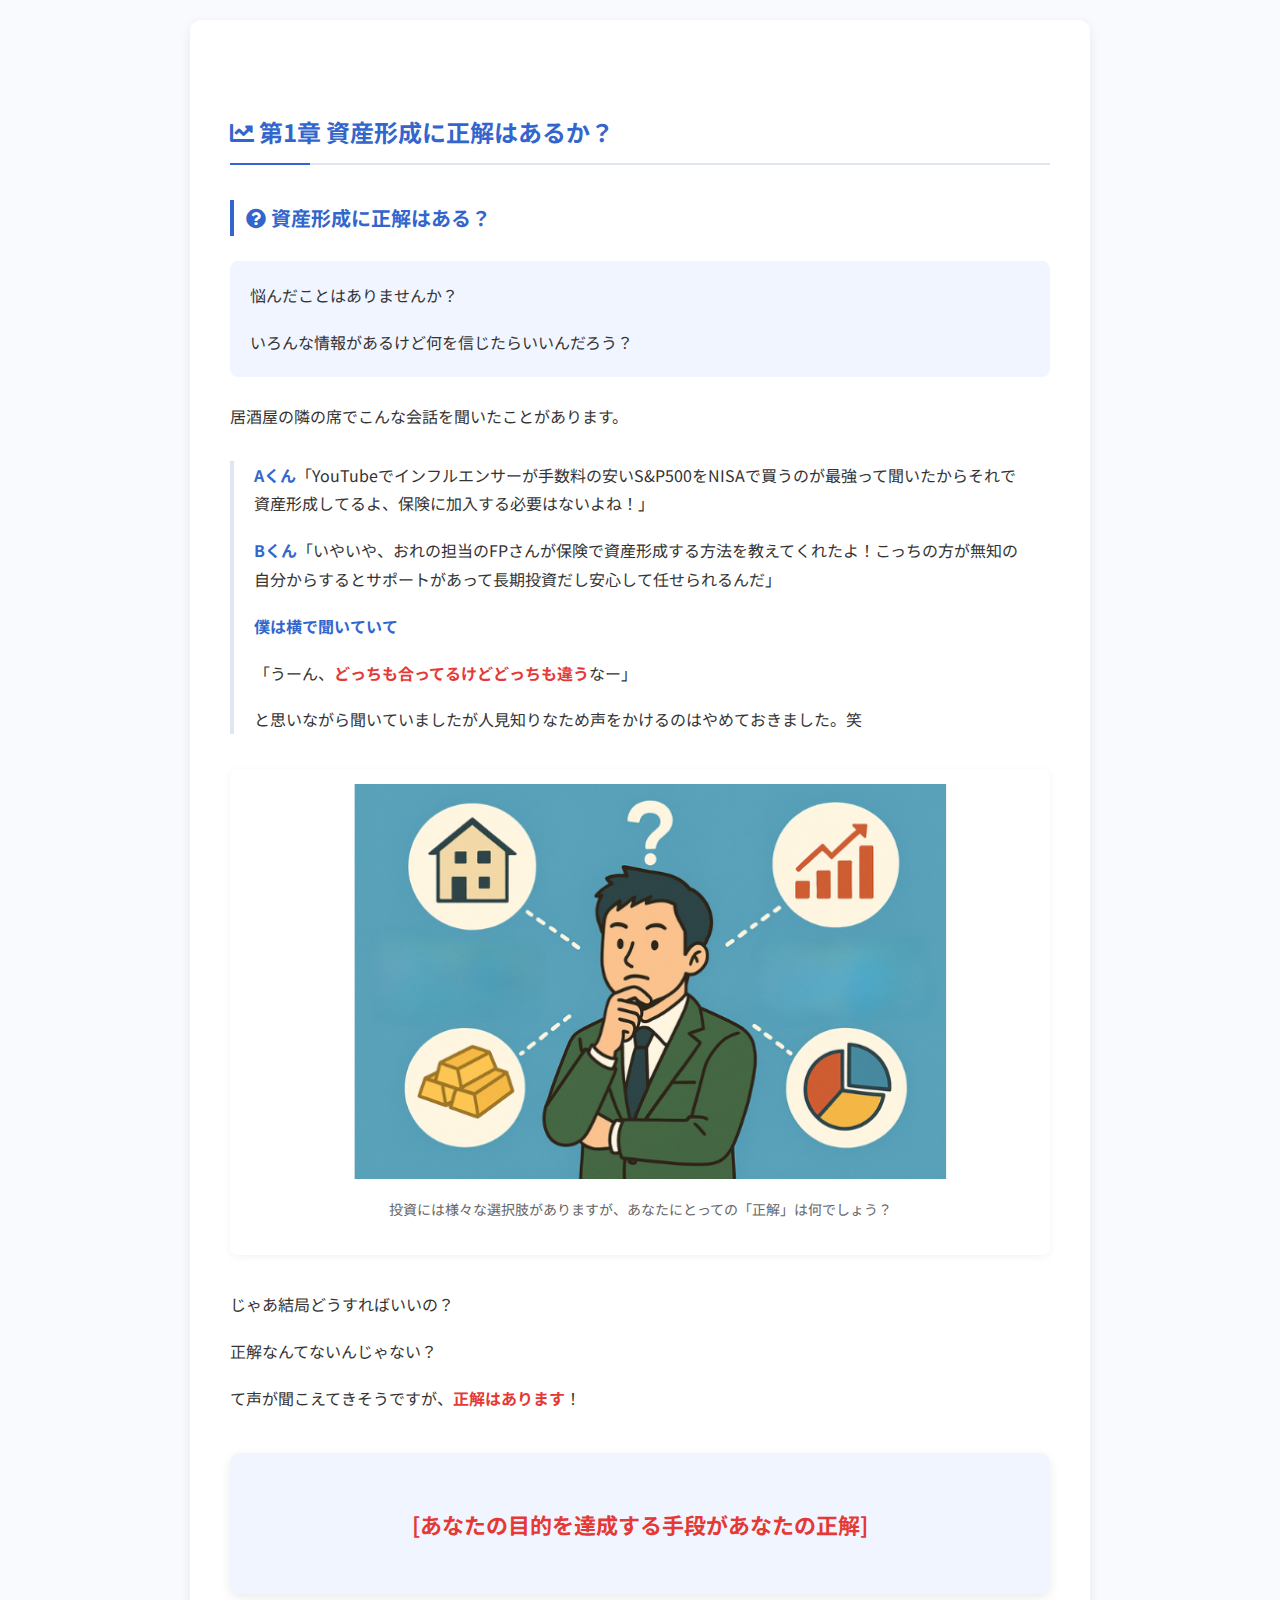
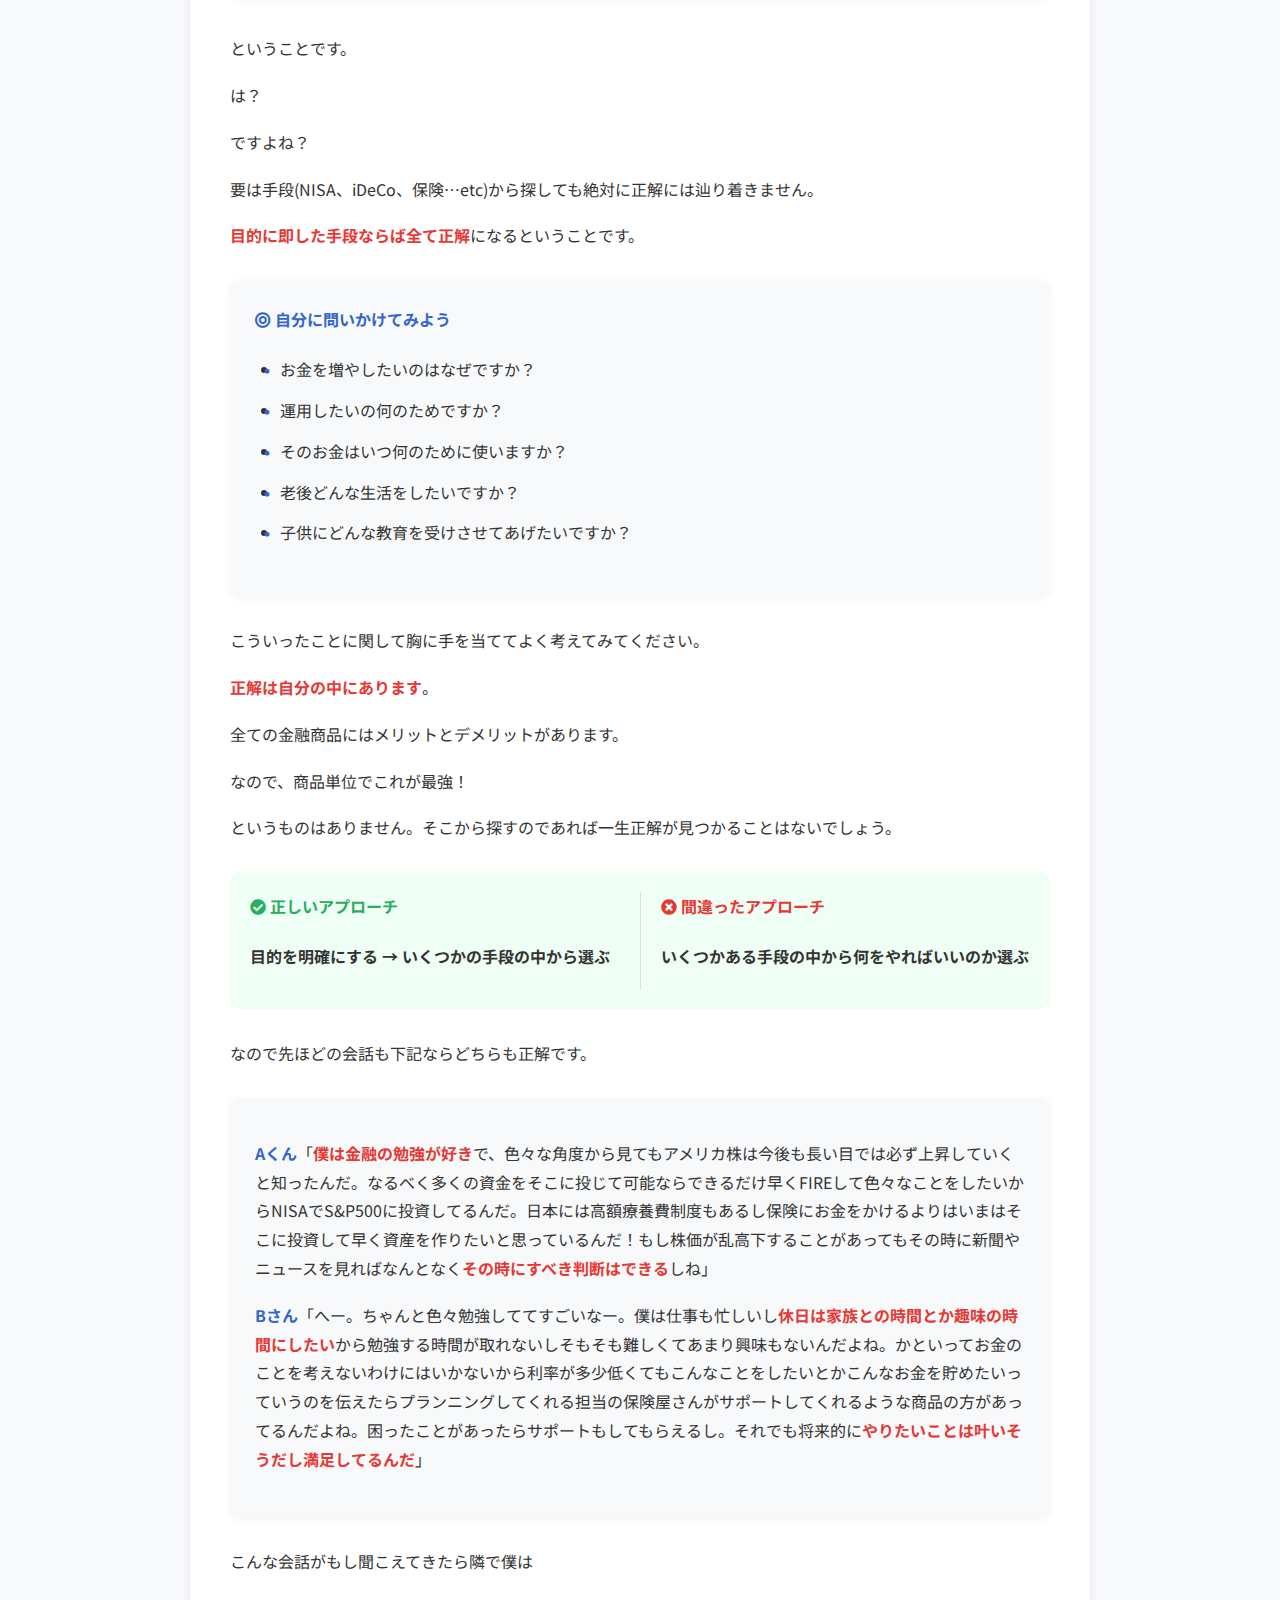
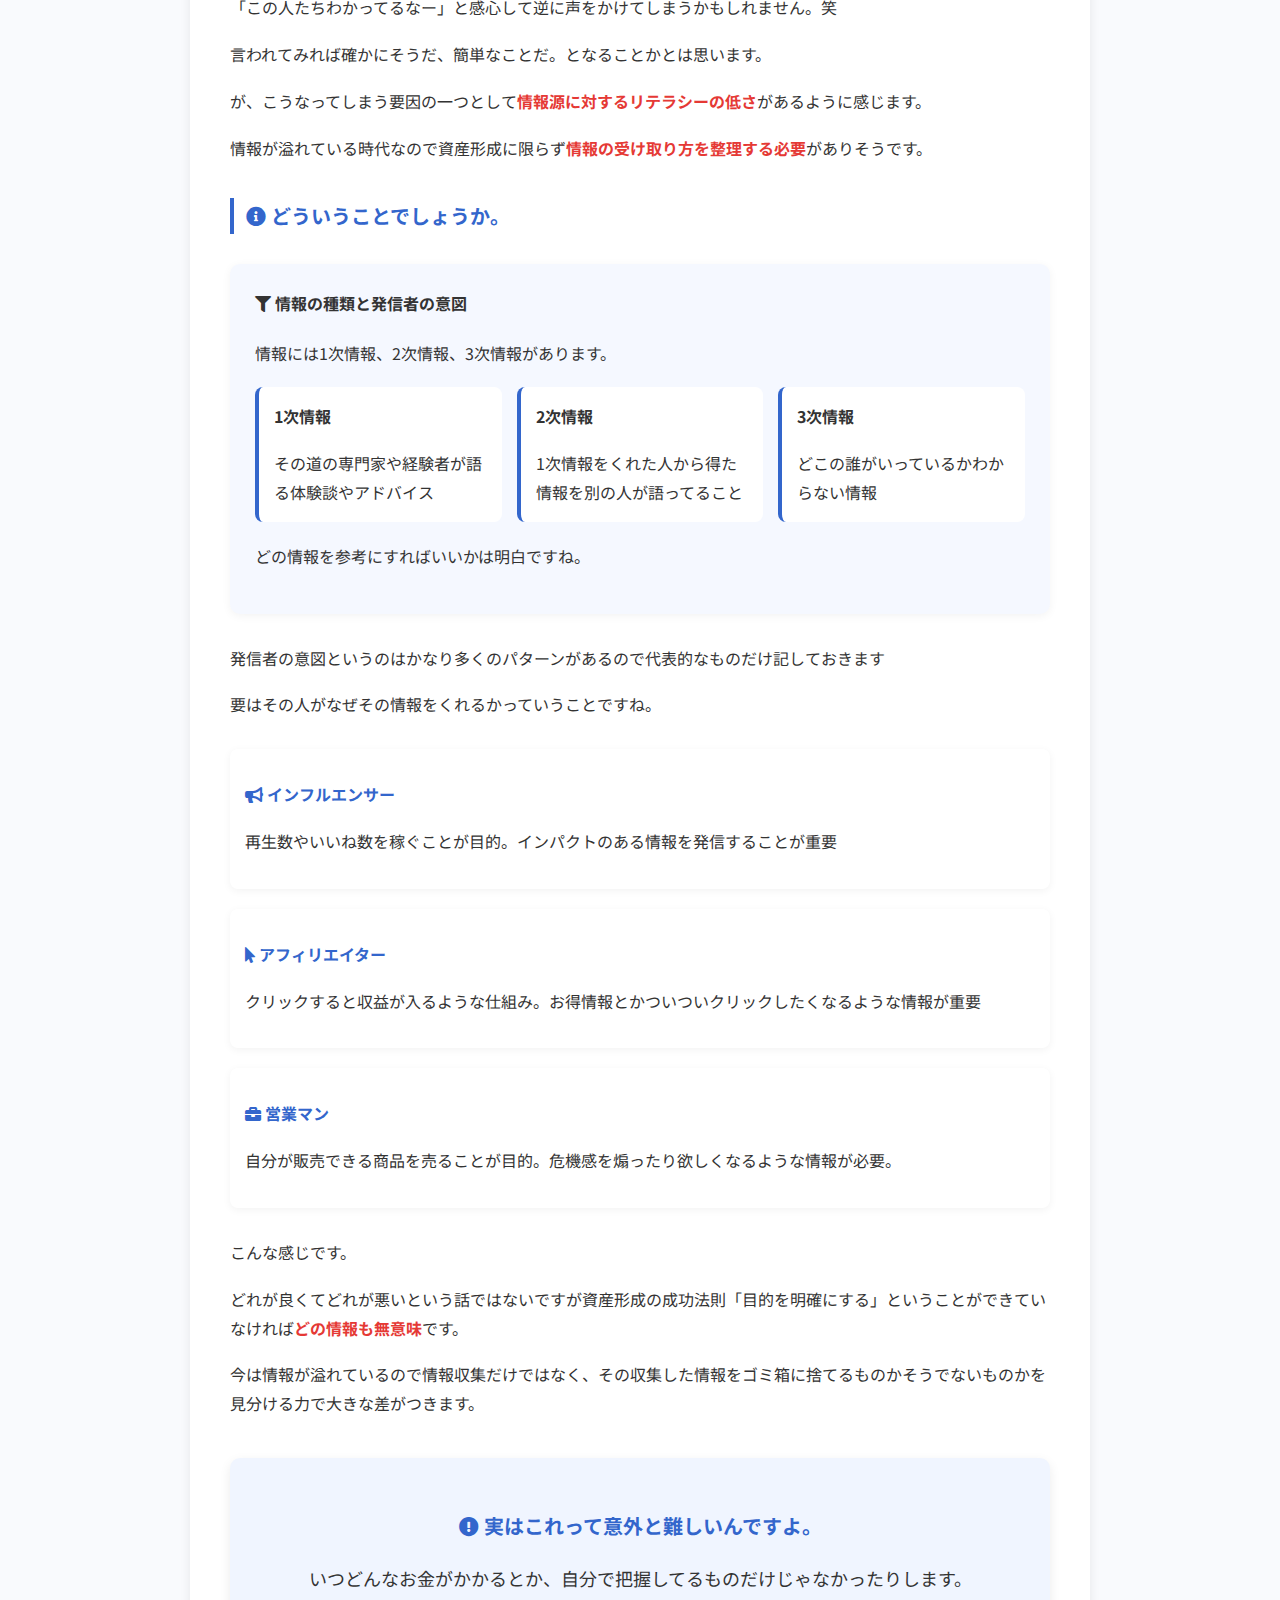
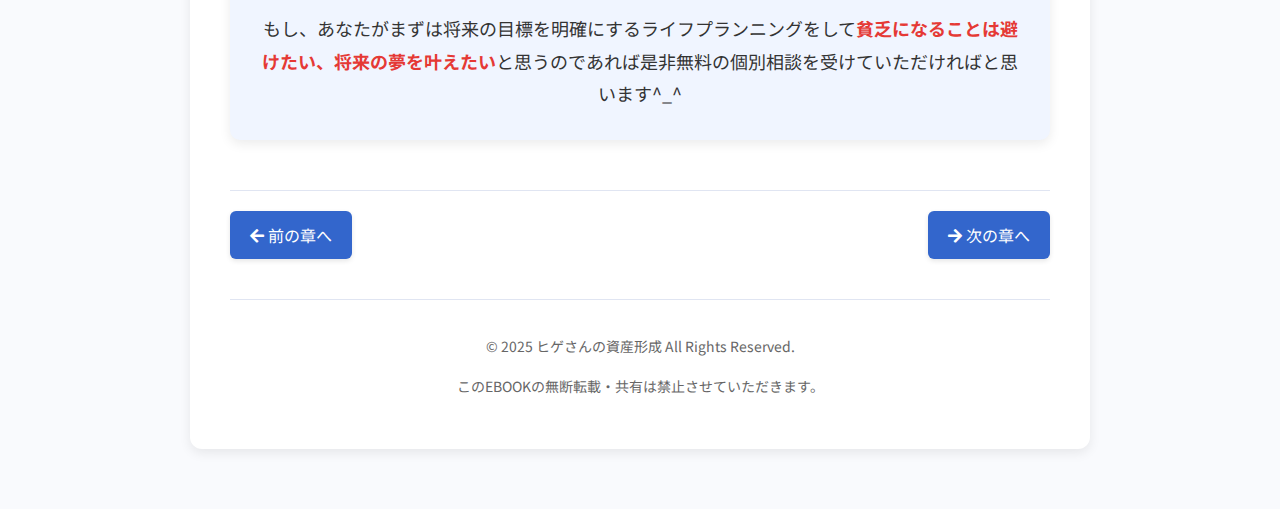
<file: ebook2/chapter1.html>
<!DOCTYPE html>
<html lang="ja">
<head>
    <meta charset="UTF-8">
    <meta name="viewport" content="width=device-width, initial-scale=1.0">
    <title>第1章 資産形成に正解はあるか？ | 資産形成攻略ガイド</title>
    <link rel="stylesheet" href="styles.css">
    <link href="https://fonts.googleapis.com/css2?family=Noto+Sans+JP:wght@400;500;700&display=swap" rel="stylesheet">
    <link rel="stylesheet" href="https://cdnjs.cloudflare.com/ajax/libs/font-awesome/5.15.4/css/all.min.css">
</head>
<body>
    <div class="ebook-container">
        <h2><i class="fas fa-chart-line"></i> 第1章 資産形成に正解はあるか？</h2>
        
        <h3><i class="fas fa-question-circle"></i> 資産形成に正解はある？</h3>
        
        <div style="background: #f0f5ff; padding: 20px; border-radius: 8px; margin: 25px 0;">
            <p style="margin-top: 0;">悩んだことはありませんか？</p>
            <p style="margin-bottom: 0;">いろんな情報があるけど何を信じたらいいんだろう？</p>
        </div>
        
        <p>居酒屋の隣の席でこんな会話を聞いたことがあります。</p>
        
        <div style="margin: 30px 0; padding: 0 20px; border-left: 4px solid #e0e5f2;">
            <p><strong style="color: #3366cc;">Aくん</strong>「YouTubeでインフルエンサーが手数料の安いS&P500をNISAで買うのが最強って聞いたからそれで資産形成してるよ、保険に加入する必要はないよね！」</p>
            
            <p><strong style="color: #3366cc;">Bくん</strong>「いやいや、おれの担当のFPさんが保険で資産形成する方法を教えてくれたよ！こっちの方が無知の自分からするとサポートがあって長期投資だし安心して任せられるんだ」</p>
            
            <p><strong style="color: #3366cc;">僕は横で聞いていて</strong></p>
            
            <p>「うーん、<span class="red-text">どっちも合ってるけどどっちも違う</span>なー」</p>
            
            <p>と思いながら聞いていましたが人見知りなため声をかけるのはやめておきました。笑</p>
        </div>
        
        <div class="img-container">
            <img src="images/financial-growth.png" alt="様々な投資選択肢">
            <p class="img-caption">投資には様々な選択肢がありますが、あなたにとっての「正解」は何でしょう？</p>
        </div>
        
        <p>じゃあ結局どうすればいいの？</p>
        
        <p>正解なんてないんじゃない？</p>
        
        <p>て声が聞こえてきそうですが、<span class="red-text">正解はあります</span>！</p>
        
        <div style="text-align: center; margin: 40px 0; padding: 30px; background: #f0f5ff; border-radius: 10px; box-shadow: 0 4px 12px rgba(0, 0, 0, 0.08);">
            <p style="font-size: 22px; font-weight: 700; color: #3366cc; margin-bottom: 20px;">
                <span class="red-text">[あなたの目的を達成する手段があなたの正解]</span>
            </p>
        </div>
        
        <p>ということです。</p>
        
        <p>は？</p>
        
        <p>ですよね？</p>
        
        <p>要は手段(NISA、iDeCo、保険…etc)から探しても絶対に正解には辿り着きません。</p>
        
        <p><span class="red-text">目的に即した手段ならば全て正解</span>になるということです。</p>
        
        <div style="background: #f8f9fa; padding: 25px; border-radius: 10px; margin: 30px 0; box-shadow: 0 2px 10px rgba(0,0,0,0.05);">
            <h4 style="color: #3366cc; margin-top: 0;"><i class="fas fa-bullseye"></i> 自分に問いかけてみよう</h4>
            <ul>
                <li>お金を増やしたいのはなぜですか？</li>
                <li>運用したいの何のためですか？</li>
                <li>そのお金はいつ何のために使いますか？</li>
                <li>老後どんな生活をしたいですか？</li>
                <li>子供にどんな教育を受けさせてあげたいですか？</li>
            </ul>
        </div>
        
        <p>こういったことに関して胸に手を当ててよく考えてみてください。</p>
        
        <p><span class="red-text">正解は自分の中にあります</span>。</p>
        
        <p>全ての金融商品にはメリットとデメリットがあります。</p>
        
        <p>なので、商品単位でこれが最強！</p>
        
        <p>というものはありません。そこから探すのであれば一生正解が見つかることはないでしょう。</p>
        
        <div style="display: flex; align-items: center; margin: 30px 0; background: #f0fff5; padding: 20px; border-radius: 10px;">
            <div style="flex: 1; padding-right: 20px;">
                <h4 style="color: #27ae60; margin-top: 0;"><i class="fas fa-check-circle"></i> 正しいアプローチ</h4>
                <p><strong>目的を明確にする → いくつかの手段の中から選ぶ</strong></p>
            </div>
            <div style="flex: 1; padding-left: 20px; border-left: 1px solid #ddd;">
                <h4 style="color: #e53935; margin-top: 0;"><i class="fas fa-times-circle"></i> 間違ったアプローチ</h4>
                <p><strong>いくつかある手段の中から何をやればいいのか選ぶ</strong></p>
            </div>
        </div>
        
        <p>なので先ほどの会話も下記ならどちらも正解です。</p>
        
        <div style="margin: 30px 0; padding: 25px; background: #f8f9fa; border-radius: 10px; box-shadow: 0 2px 8px rgba(0, 0, 0, 0.05);">
            <p><strong style="color: #3366cc;">Aくん</strong>「<span class="red-text">僕は金融の勉強が好き</span>で、色々な角度から見てもアメリカ株は今後も長い目では必ず上昇していくと知ったんだ。なるべく多くの資金をそこに投じて可能ならできるだけ早くFIREして色々なことをしたいからNISAでS&P500に投資してるんだ。日本には高額療養費制度もあるし保険にお金をかけるよりはいまはそこに投資して早く資産を作りたいと思っているんだ！もし株価が乱高下することがあってもその時に新聞やニュースを見ればなんとなく<span class="red-text">その時にすべき判断はできる</span>しね」</p>
            
            <p><strong style="color: #3366cc;">Bさん</strong>「へー。ちゃんと色々勉強しててすごいなー。僕は仕事も忙しいし<span class="red-text">休日は家族との時間とか趣味の時間にしたい</span>から勉強する時間が取れないしそもそも難しくてあまり興味もないんだよね。かといってお金のことを考えないわけにはいかないから利率が多少低くてもこんなことをしたいとかこんなお金を貯めたいっていうのを伝えたらプランニングしてくれる担当の保険屋さんがサポートしてくれるような商品の方があってるんだよね。困ったことがあったらサポートもしてもらえるし。それでも将来的に<span class="red-text">やりたいことは叶いそうだし満足してるんだ</span>」</p>
        </div>
        
        <p>こんな会話がもし聞こえてきたら隣で僕は</p>
        
        <p>「この人たちわかってるなー」と感心して逆に声をかけてしまうかもしれません。笑</p>
        
        <p>言われてみれば確かにそうだ、簡単なことだ。となることかとは思います。</p>
        
        <p>が、こうなってしまう要因の一つとして<span class="red-text">情報源に対するリテラシーの低さ</span>があるように感じます。</p>
        
        <p>情報が溢れている時代なので資産形成に限らず<span class="red-text">情報の受け取り方を整理する必要</span>がありそうです。</p>
        
        <h3><i class="fas fa-info-circle"></i> どういうことでしょうか。</h3>
        
        <div style="background: #f5f8ff; padding: 25px; border-radius: 10px; margin: 30px 0; box-shadow: 0 2px 10px rgba(0,0,0,0.05);">
            <h4 style="margin-top: 0;"><i class="fas fa-filter"></i> 情報の種類と発信者の意図</h4>
            
            <p>情報には1次情報、2次情報、3次情報があります。</p>
            
            <div style="display: flex; flex-wrap: wrap; gap: 15px; margin-top: 20px;">
                <div style="flex: 1; min-width: 200px; background: white; padding: 15px; border-radius: 8px; border-left: 4px solid #3366cc;">
                    <p style="font-weight: bold; margin-top: 0;">1次情報</p>
                    <p style="margin-bottom: 0;">その道の専門家や経験者が語る体験談やアドバイス</p>
                </div>
                
                <div style="flex: 1; min-width: 200px; background: white; padding: 15px; border-radius: 8px; border-left: 4px solid #3366cc;">
                    <p style="font-weight: bold; margin-top: 0;">2次情報</p>
                    <p style="margin-bottom: 0;">1次情報をくれた人から得た情報を別の人が語ってること</p>
                </div>
                
                <div style="flex: 1; min-width: 200px; background: white; padding: 15px; border-radius: 8px; border-left: 4px solid #3366cc;">
                    <p style="font-weight: bold; margin-top: 0;">3次情報</p>
                    <p style="margin-bottom: 0;">どこの誰がいっているかわからない情報</p>
                </div>
            </div>
            
            <p style="margin-top: 20px;">どの情報を参考にすればいいかは明白ですね。</p>
        </div>
        
        <p>発信者の意図というのはかなり多くのパターンがあるので代表的なものだけ記しておきます</p>
        
        <p>要はその人がなぜその情報をくれるかっていうことですね。</p>
        
        <div style="margin: 30px 0;">
            <div style="margin-bottom: 20px; padding: 15px; background: white; border-radius: 8px; box-shadow: 0 2px 8px rgba(0,0,0,0.05);">
                <p style="font-weight: bold; color: #3366cc;"><i class="fas fa-bullhorn"></i> インフルエンサー</p>
                <p>再生数やいいね数を稼ぐことが目的。インパクトのある情報を発信することが重要</p>
            </div>
            
            <div style="margin-bottom: 20px; padding: 15px; background: white; border-radius: 8px; box-shadow: 0 2px 8px rgba(0,0,0,0.05);">
                <p style="font-weight: bold; color: #3366cc;"><i class="fas fa-mouse-pointer"></i> アフィリエイター</p>
                <p>クリックすると収益が入るような仕組み。お得情報とかついついクリックしたくなるような情報が重要</p>
            </div>
            
            <div style="padding: 15px; background: white; border-radius: 8px; box-shadow: 0 2px 8px rgba(0,0,0,0.05);">
                <p style="font-weight: bold; color: #3366cc;"><i class="fas fa-briefcase"></i> 営業マン</p>
                <p>自分が販売できる商品を売ることが目的。危機感を煽ったり欲しくなるような情報が必要。</p>
            </div>
        </div>
        
        <p>こんな感じです。</p>
        
        <p>どれが良くてどれが悪いという話ではないですが資産形成の成功法則「目的を明確にする」ということができていなければ<span class="red-text">どの情報も無意味</span>です。</p>
        
        <p>今は情報が溢れているので情報収集だけではなく、その収集した情報をゴミ箱に捨てるものかそうでないものかを見分ける力で大きな差がつきます。</p>
        
        <div style="text-align: center; margin: 40px 0; padding: 30px; background: #f0f5ff; border-radius: 10px; box-shadow: 0 4px 12px rgba(0, 0, 0, 0.08);">
            <p style="font-size: 20px; font-weight: 700; color: #3366cc; margin-bottom: 10px;">
                <i class="fas fa-exclamation-circle"></i> 実はこれって意外と難しいんですよ。
            </p>
            <p style="font-size: 18px; margin-bottom: 10px;">
                いつどんなお金がかかるとか、自分で把握してるものだけじゃなかったりします。
            </p>
            <p style="font-size: 18px; margin-bottom: 0;">
                もし、あなたがまずは将来の目標を明確にするライフプランニングをして<span class="red-text">貧乏になることは避けたい、将来の夢を叶えたい</span>と思うのであれば是非無料の個別相談を受けていただければと思います^_^
            </p>
        </div>
        
        <div class="navigation">
            <a href="chapter0.html"><i class="fas fa-arrow-left"></i> 前の章へ</a>
            <a href="chapter2.html"><i class="fas fa-arrow-right"></i> 次の章へ</a>
        </div>
        
        <div class="ebook-footer">
            <p>© 2025 ヒゲさんの資産形成 All Rights Reserved.</p>
            <p>このEBOOKの無断転載・共有は禁止させていただきます。</p>
        </div>
    </div>
</body>
</html>
</file>
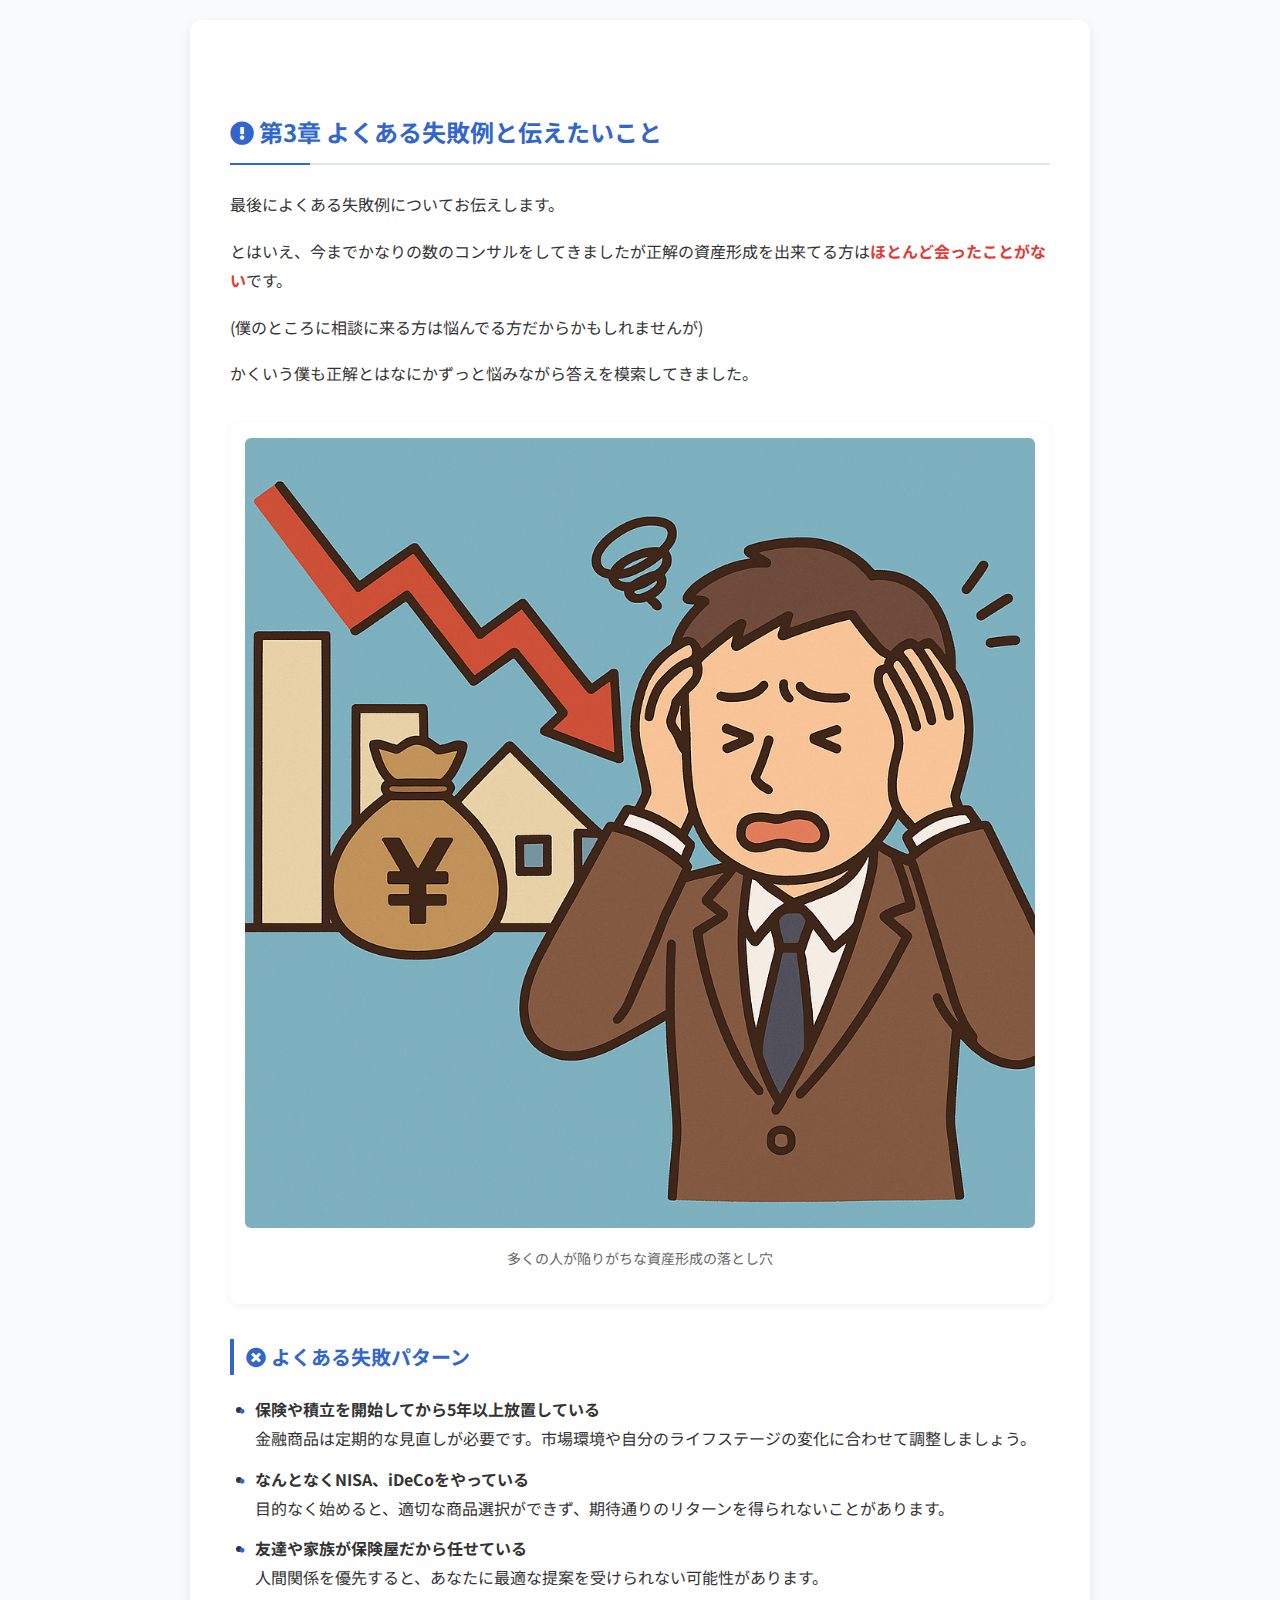
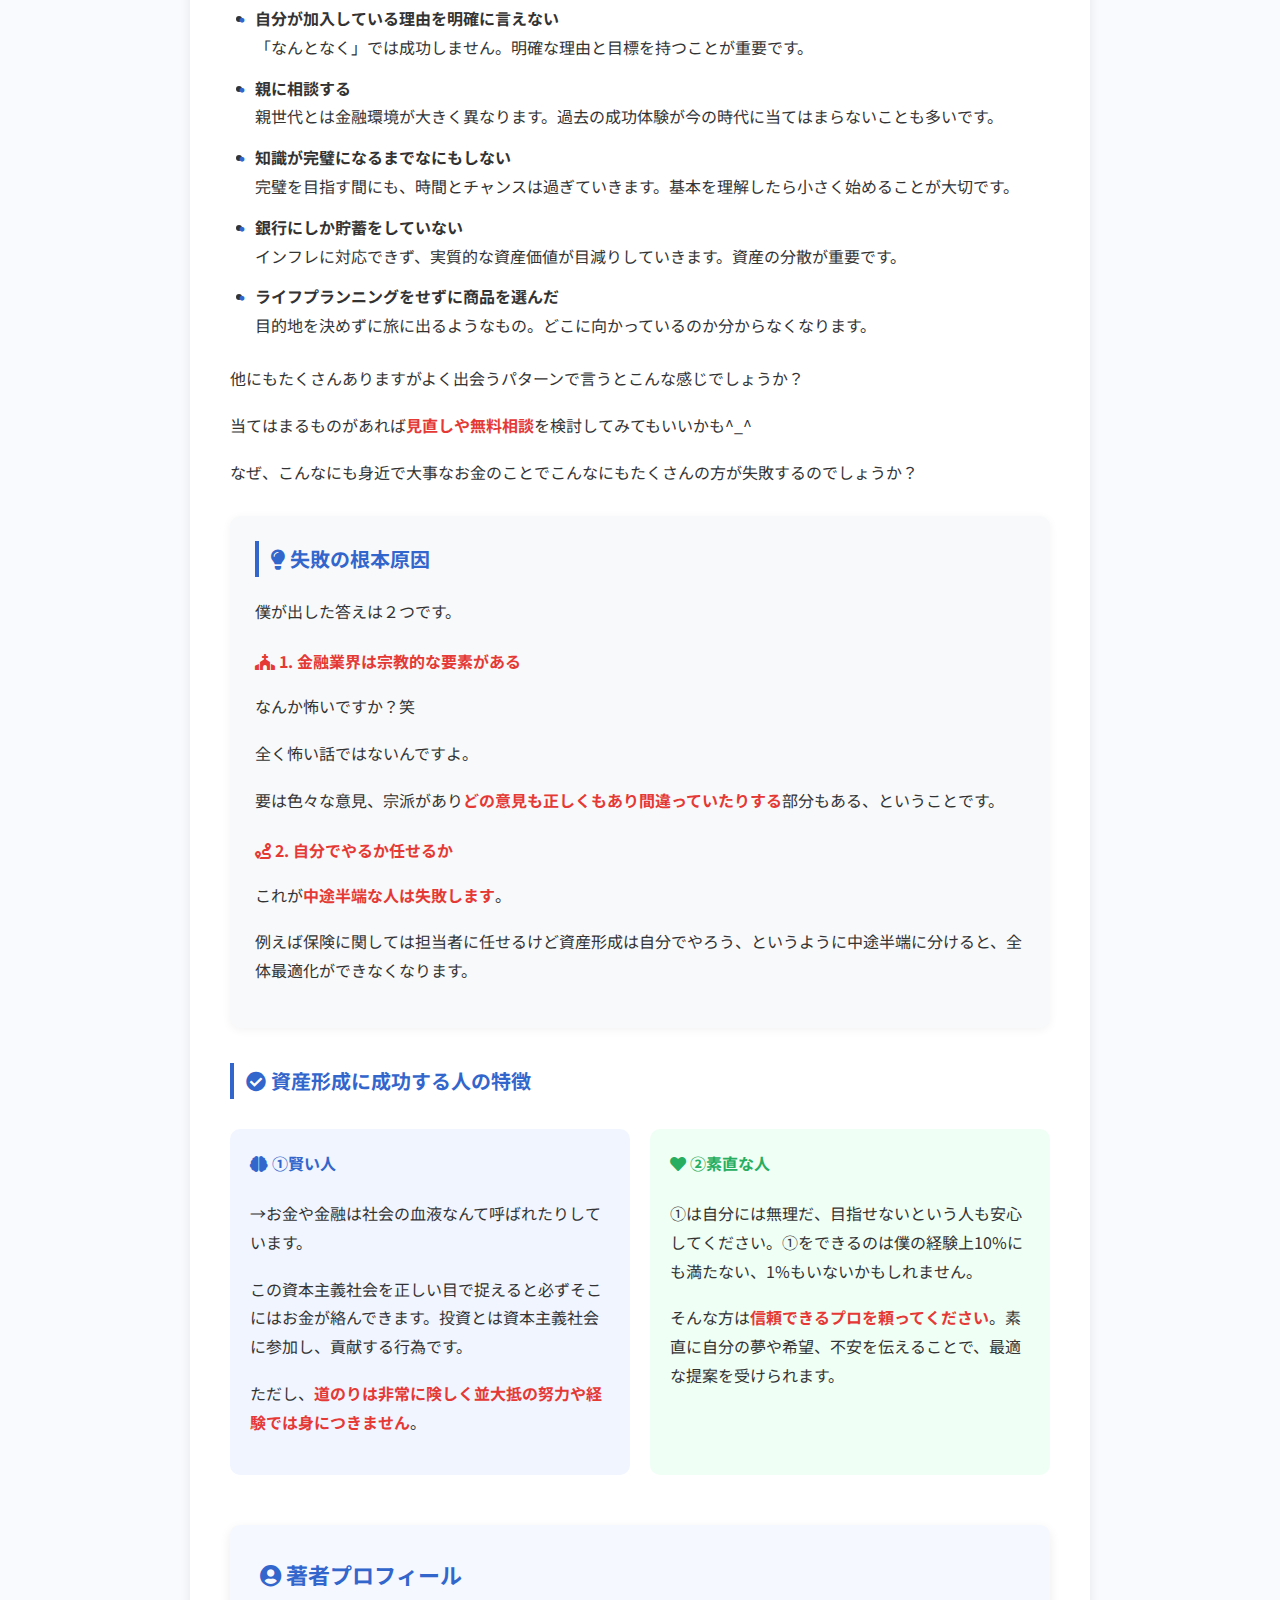
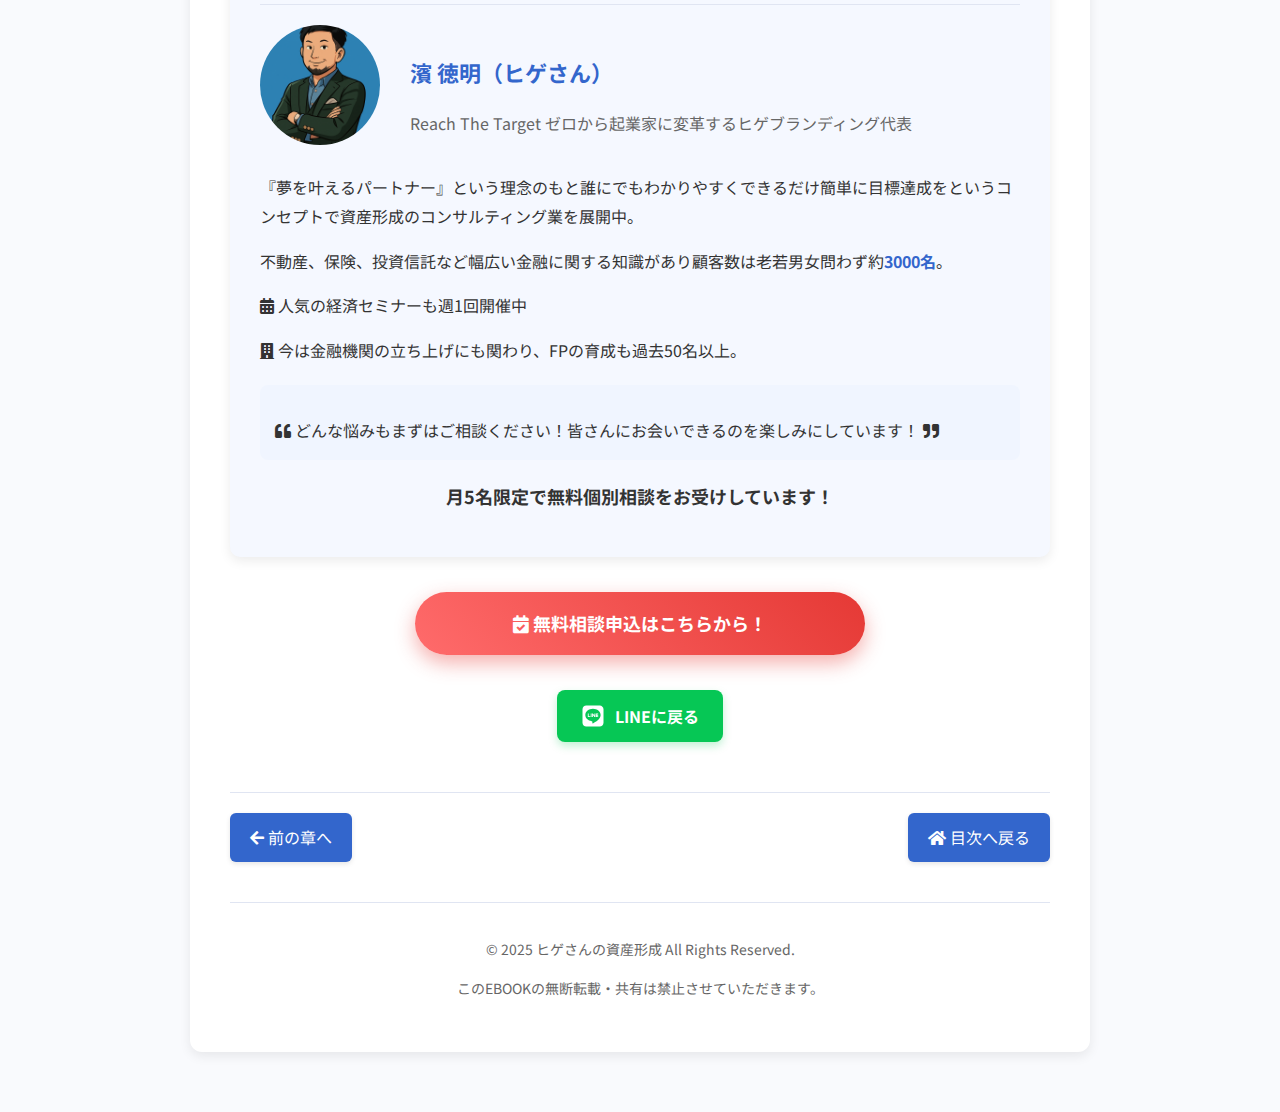
<file: ebook2/chapter3.html>
<!DOCTYPE html>
<html lang="ja">
<head>
    <meta charset="UTF-8">
    <meta name="viewport" content="width=device-width, initial-scale=1.0">
    <title>第3章 よくある失敗例と伝えたいこと | 資産形成攻略ガイド</title>
    <link rel="stylesheet" href="styles.css">
    <link href="https://fonts.googleapis.com/css2?family=Noto+Sans+JP:wght@400;500;700&display=swap" rel="stylesheet">
    <link rel="stylesheet" href="https://cdnjs.cloudflare.com/ajax/libs/font-awesome/5.15.4/css/all.min.css">
</head>
<body>
    <div class="ebook-container">
        <h2><i class="fas fa-exclamation-circle"></i> 第3章 よくある失敗例と伝えたいこと</h2>
        
        <p>最後によくある失敗例についてお伝えします。</p>
        
        <p>とはいえ、今までかなりの数のコンサルをしてきましたが正解の資産形成を出来てる方は<span class="red-text">ほとんど会ったことがない</span>です。</p>
        
        <p>(僕のところに相談に来る方は悩んでる方だからかもしれませんが)</p>
        
        <p>かくいう僕も正解とはなにかずっと悩みながら答えを模索してきました。</p>
        
        <div class="img-container">
            <img src="images/financial-mistakes.png" alt="資産形成における失敗例のイメージ">
            <p class="img-caption">多くの人が陥りがちな資産形成の落とし穴</p>
        </div>
        
        <h3><i class="fas fa-times-circle"></i> よくある失敗パターン</h3>
        
        <ul>
            <li><strong>保険や積立を開始してから5年以上放置している</strong><br>
            金融商品は定期的な見直しが必要です。市場環境や自分のライフステージの変化に合わせて調整しましょう。</li>
            
            <li><strong>なんとなくNISA、iDeCoをやっている</strong><br>
            目的なく始めると、適切な商品選択ができず、期待通りのリターンを得られないことがあります。</li>
            
            <li><strong>友達や家族が保険屋だから任せている</strong><br>
            人間関係を優先すると、あなたに最適な提案を受けられない可能性があります。</li>
            
            <li><strong>自分が加入している理由を明確に言えない</strong><br>
            「なんとなく」では成功しません。明確な理由と目標を持つことが重要です。</li>
            
            <li><strong>親に相談する</strong><br>
            親世代とは金融環境が大きく異なります。過去の成功体験が今の時代に当てはまらないことも多いです。</li>
            
            <li><strong>知識が完璧になるまでなにもしない</strong><br>
            完璧を目指す間にも、時間とチャンスは過ぎていきます。基本を理解したら小さく始めることが大切です。</li>
            
            <li><strong>銀行にしか貯蓄をしていない</strong><br>
            インフレに対応できず、実質的な資産価値が目減りしていきます。資産の分散が重要です。</li>
            
            <li><strong>ライフプランニングをせずに商品を選んだ</strong><br>
            目的地を決めずに旅に出るようなもの。どこに向かっているのか分からなくなります。</li>
        </ul>
        
        <p>他にもたくさんありますがよく出会うパターンで言うとこんな感じでしょうか？</p>
        
        <p>当てはまるものがあれば<span class="red-text">見直しや無料相談</span>を検討してみてもいいかも^_^</p>
        
        <p>なぜ、こんなにも身近で大事なお金のことでこんなにもたくさんの方が失敗するのでしょうか？</p>
        
        <div style="background: #f8f9fa; padding: 25px; border-radius: 10px; margin: 30px 0; box-shadow: 0 2px 10px rgba(0,0,0,0.05);">
            <h3 style="margin-top: 0;"><i class="fas fa-lightbulb"></i> 失敗の根本原因</h3>
            
            <p>僕が出した答えは２つです。</p>
            
            <div style="margin-bottom: 20px;">
                <h4 style="color: #e53935; margin-bottom: 10px;"><i class="fas fa-church"></i> 1. 金融業界は宗教的な要素がある</h4>
                <p>なんか怖いですか？笑</p>
                <p>全く怖い話ではないんですよ。</p>
                <p>要は色々な意見、宗派があり<span class="red-text">どの意見も正しくもあり間違っていたりする</span>部分もある、ということです。</p>
            </div>
            
            <div>
                <h4 style="color: #e53935; margin-bottom: 10px;"><i class="fas fa-route"></i> 2. 自分でやるか任せるか</h4>
                <p>これが<span class="red-text">中途半端な人は失敗します</span>。</p>
                <p>例えば保険に関しては担当者に任せるけど資産形成は自分でやろう、というように中途半端に分けると、全体最適化ができなくなります。</p>
            </div>
        </div>
        
        <h3><i class="fas fa-check-circle"></i> 資産形成に成功する人の特徴</h3>
        
        <div style="display: flex; flex-wrap: wrap; gap: 20px; margin: 30px 0;">
            <div style="flex: 1; min-width: 250px; background: #f0f5ff; padding: 20px; border-radius: 10px;">
                <h4 style="color: #3366cc; margin-top: 0;"><i class="fas fa-brain"></i> ①賢い人</h4>
                <p>→お金や金融は社会の血液なんて呼ばれたりしています。</p>
                <p>この資本主義社会を正しい目で捉えると必ずそこにはお金が絡んできます。投資とは資本主義社会に参加し、貢献する行為です。</p>
                <p>ただし、<span class="red-text">道のりは非常に険しく並大抵の努力や経験では身につきません</span>。</p>
            </div>
            
            <div style="flex: 1; min-width: 250px; background: #f0fff5; padding: 20px; border-radius: 10px;">
                <h4 style="color: #27ae60; margin-top: 0;"><i class="fas fa-heart"></i> ②素直な人</h4>
                <p>①は自分には無理だ、目指せないという人も安心してください。①をできるのは僕の経験上10%にも満たない、1%もいないかもしれません。</p>
                <p>そんな方は<span class="red-text">信頼できるプロを頼ってください</span>。素直に自分の夢や希望、不安を伝えることで、最適な提案を受けられます。</p>
            </div>
        </div>
        
        <div class="author-profile">
            <h3><i class="fas fa-user-circle"></i> 著者プロフィール</h3>
            
            <div style="display: flex; flex-wrap: wrap; gap: 30px; align-items: center; margin-bottom: 20px;">
                <div style="flex: 0 0 120px; text-align: center;">
                    <img src="images/author-photo.png" alt="ヒゲさん" style="width: 120px; height: 120px; border-radius: 60px; object-fit: cover;">
                </div>
                <div style="flex: 1; min-width: 200px;">
                    <p style="font-size: 22px; font-weight: 700; margin-bottom: 5px; color: #3366cc;">濱 徳明（ヒゲさん）</p>
                    <p style="font-size: 16px; color: #666; margin-bottom: 10px;">Reach The Target ゼロから起業家に変革するヒゲブランディング代表</p>
                </div>
            </div>
            
            <p>『夢を叶えるパートナー』という理念のもと誰にでもわかりやすくできるだけ簡単に目標達成をというコンセプトで資産形成のコンサルティング業を展開中。</p>
            
            <p>不動産、保険、投資信託など幅広い金融に関する知識があり顧客数は老若男女問わず約<strong>3000名</strong>。</p>
            
            <p><i class="fas fa-calendar-alt"></i> 人気の経済セミナーも週1回開催中</p>
            
            <p><i class="fas fa-building"></i> 今は金融機関の立ち上げにも関わり、FPの育成も過去50名以上。</p>
            
            <div style="background: #f0f5ff; padding: 15px; border-radius: 8px; margin-top: 20px;">
                <p style="margin-bottom: 0;"><i class="fas fa-quote-left"></i> どんな悩みもまずはご相談ください！皆さんにお会いできるのを楽しみにしています！ <i class="fas fa-quote-right"></i></p>
            </div>
            
            <p style="text-align: center; font-weight: bold; margin-top: 20px; font-size: 18px;">
                月5名限定で無料個別相談をお受けしています！
            </p>
        </div>
        
        <a href="https://www.jicoo.com/t/EGWbrqfX1y_B/e/-ir5sKQf" class="cta-button">
            <i class="fas fa-calendar-check"></i> 無料相談申込はこちらから！
        </a>

        <div style="text-align: center; margin-top: 20px;">
            <a href="https://line.me/R/ti/p/@427cbszb" style="display: inline-flex; align-items: center; justify-content: center; background-color: #06C755; color: white; text-decoration: none; padding: 12px 24px; border-radius: 8px; font-weight: bold; font-size: 16px; box-shadow: 0 4px 8px rgba(6, 199, 85, 0.25); transition: all 0.3s ease;">
                <svg xmlns="http://www.w3.org/2000/svg" viewBox="0 0 448 512" width="24" height="24" style="fill: white; margin-right: 10px;">
                    <path d="M272.1 204.2v71.1c0 1.8-1.4 3.2-3.2 3.2h-11.4c-1.1 0-2.1-.6-2.6-1.3l-32.6-44v42.2c0 1.8-1.4 3.2-3.2 3.2h-11.4c-1.8 0-3.2-1.4-3.2-3.2v-71.1c0-1.8 1.4-3.2 3.2-3.2H219c1 0 2.1.5 2.6 1.4l32.6 44v-42.2c0-1.8 1.4-3.2 3.2-3.2h11.4c1.8-.1 3.3 1.4 3.3 3.1zm-82-3.2h-11.4c-1.8 0-3.2 1.4-3.2 3.2v71.1c0 1.8 1.4 3.2 3.2 3.2h11.4c1.8 0 3.2-1.4 3.2-3.2v-71.1c0-1.7-1.4-3.2-3.2-3.2zm-27.5 59.6h-31.1v-56.4c0-1.8-1.4-3.2-3.2-3.2h-11.4c-1.8 0-3.2 1.4-3.2 3.2v71.1c0 .9.3 1.6.9 2.2.6.5 1.3.9 2.2.9h45.7c1.8 0 3.2-1.4 3.2-3.2v-11.4c0-1.7-1.4-3.2-3.1-3.2zM332.1 201h-45.7c-1.7 0-3.2 1.4-3.2 3.2v71.1c0 1.7 1.4 3.2 3.2 3.2h45.7c1.8 0 3.2-1.4 3.2-3.2v-11.4c0-1.8-1.4-3.2-3.2-3.2H301v-12h31.1c1.8 0 3.2-1.4 3.2-3.2V234c0-1.8-1.4-3.2-3.2-3.2H301v-12h31.1c1.8 0 3.2-1.4 3.2-3.2v-11.4c-.1-1.7-1.5-3.2-3.2-3.2zM448 113.7V399c-.1 44.8-36.8 81.1-81.7 81H81c-44.8-.1-81.1-36.9-81-81.7V113c.1-44.8 36.9-81.1 81.7-81H367c44.8.1 81.1 36.8 81 81.7zm-61.6 122.6c0-73-73.2-132.4-163.1-132.4-89.9 0-163.1 59.4-163.1 132.4 0 65.4 58 120.2 136.4 130.6 19.1 4.1 16.9 11.1 12.6 36.8-.7 4.1-3.3 16.1 14.1 8.8 17.4-7.3 93.9-55.3 128.2-94.7 23.6-26 34.9-52.3 34.9-81.5z"/>
                </svg>
                LINEに戻る
            </a>
        </div>
        
        <div class="navigation">
            <a href="chapter2.html"><i class="fas fa-arrow-left"></i> 前の章へ</a>
            <a href="index.html"><i class="fas fa-home"></i> 目次へ戻る</a>
        </div>
        
        <div class="ebook-footer">
            <p>© 2025 ヒゲさんの資産形成 All Rights Reserved.</p>
            <p>このEBOOKの無断転載・共有は禁止させていただきます。</p>
        </div>
    </div>
</body>
</html>
</file>
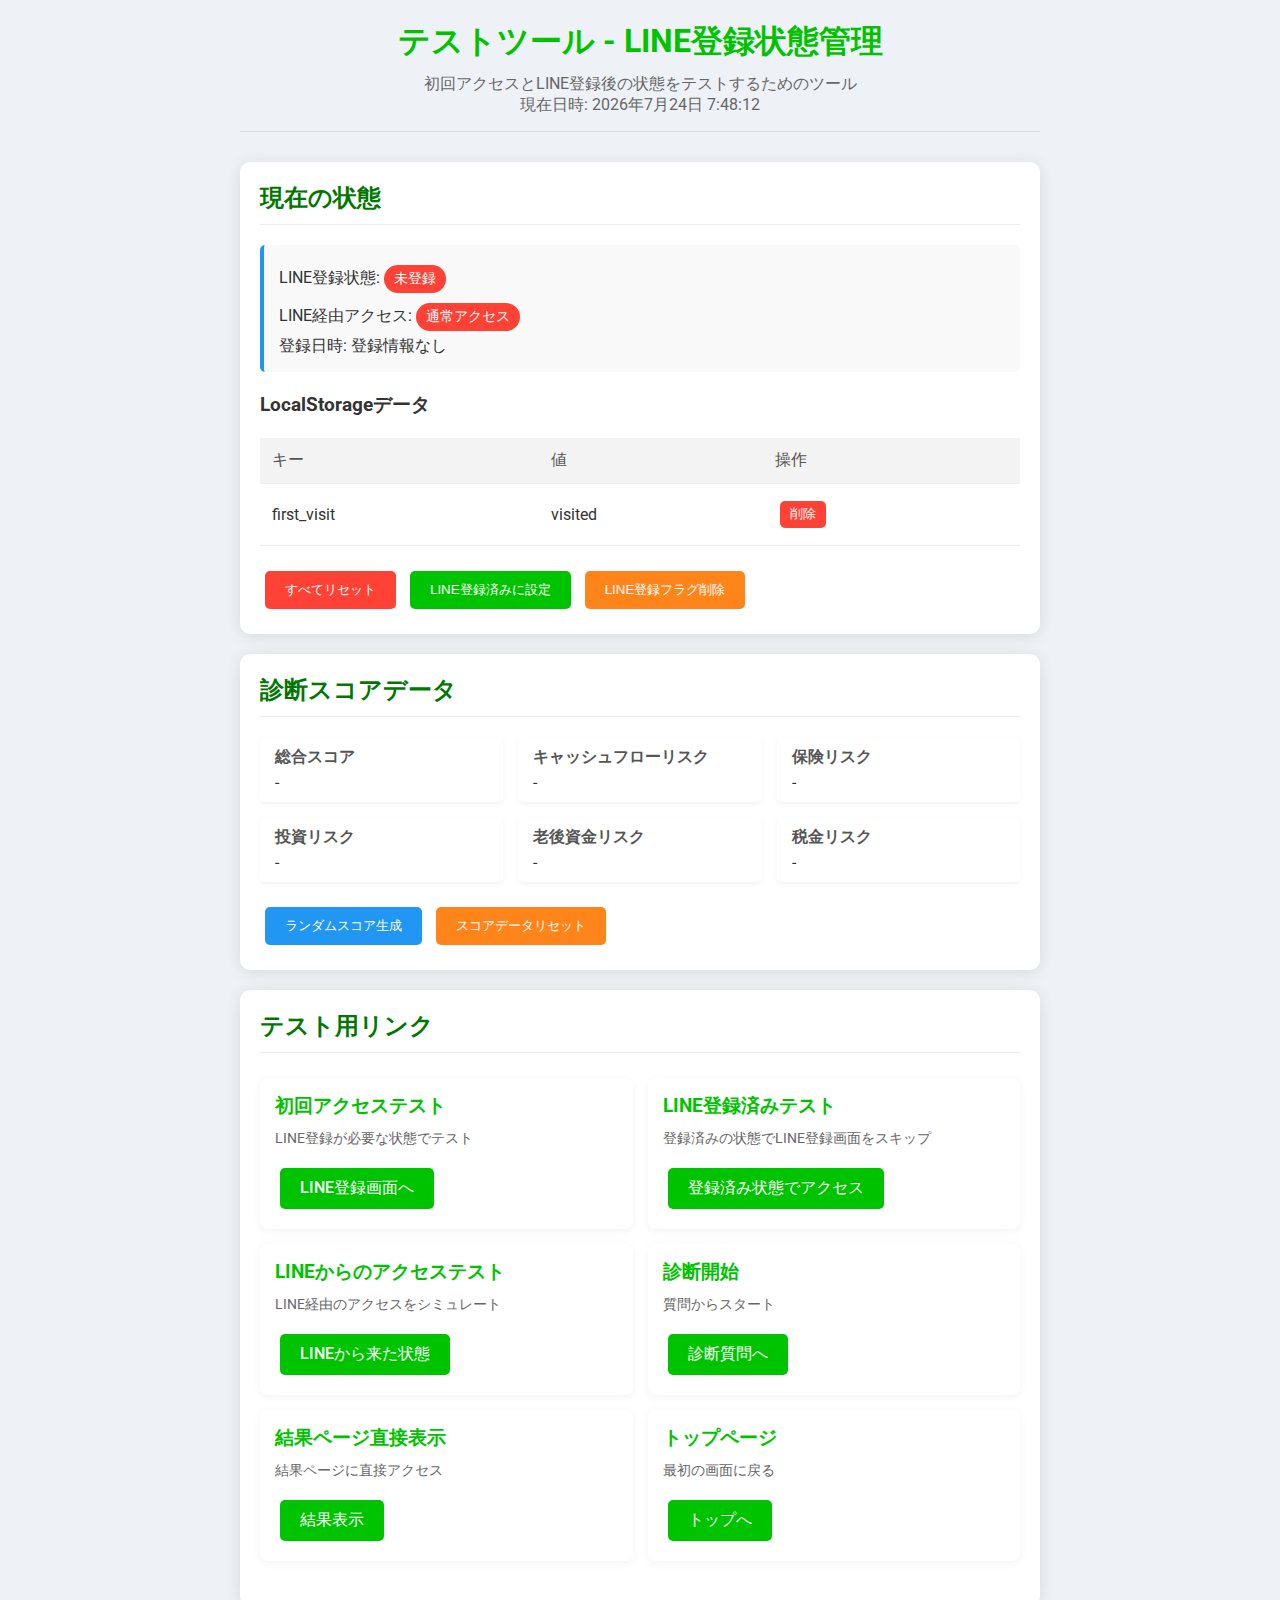
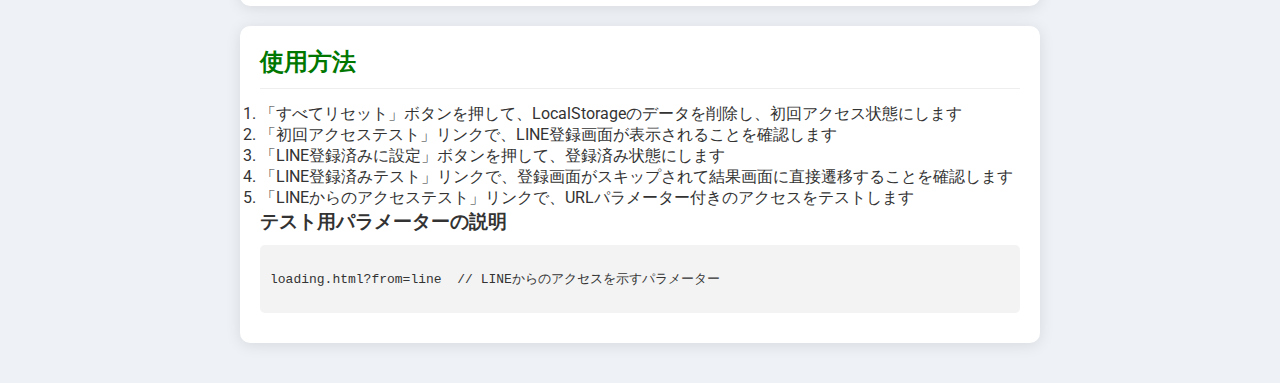
<file: personal-risk/bug.html>
<!DOCTYPE html>
<html lang="ja">
<head>
  <meta charset="UTF-8">
  <title>テストツール - LINE登録状態管理</title>
  <meta name="viewport" content="width=device-width, initial-scale=1">
  <!-- Google Fonts -->
  <link href="https://fonts.googleapis.com/css?family=Roboto:400,500,700&display=swap" rel="stylesheet">
  <!-- Font Awesome CDN -->
  <link rel="stylesheet" href="https://cdnjs.cloudflare.com/ajax/libs/font-awesome/6.4.0/css/all.min.css" />
  <style>
    :root {
      --primary-color: #00c300;
      --background-color: #eef2f6;
      --secondary-color: #007700;
      --danger-color: #ff4136;
      --warning-color: #ff851b;
      --info-color: #2196F3;
      --dark-color: #333;
    }
    * { margin: 0; padding: 0; box-sizing: border-box; }
    body {
      font-family: 'Roboto', sans-serif;
      background-color: var(--background-color);
      padding: 20px;
      color: var(--dark-color);
    }
    .container {
      max-width: 800px;
      margin: 0 auto;
    }
    .header {
      text-align: center;
      margin-bottom: 30px;
      padding-bottom: 15px;
      border-bottom: 1px solid #ddd;
    }
    .header h1 {
      color: var(--primary-color);
      margin-bottom: 10px;
    }
    .header p {
      color: #666;
    }
    .panel {
      background: white;
      border-radius: 10px;
      padding: 20px;
      margin-bottom: 20px;
      box-shadow: 0 2px 15px rgba(0,0,0,0.1);
    }
    .panel h2 {
      color: var(--secondary-color);
      margin-bottom: 15px;
      padding-bottom: 10px;
      border-bottom: 1px solid #eee;
      font-size: 1.5rem;
    }
    .info-box {
      background: #f9f9f9;
      border-radius: 5px;
      padding: 15px;
      margin: 20px 0;
      border-left: 4px solid var(--info-color);
    }
    .state-indicator {
      display: inline-block;
      padding: 5px 10px;
      border-radius: 15px;
      color: white;
      font-weight: 500;
      font-size: 14px;
      margin: 5px 0;
    }
    .state-true {
      background-color: var(--primary-color);
    }
    .state-false {
      background-color: var(--danger-color);
    }
    table {
      width: 100%;
      border-collapse: collapse;
      margin: 20px 0;
    }
    table th, table td {
      padding: 12px;
      text-align: left;
      border-bottom: 1px solid #eee;
    }
    table th {
      background-color: #f3f3f3;
      color: #555;
      font-weight: 500;
    }
    .btn {
      display: inline-block;
      padding: 10px 20px;
      margin: 5px;
      background-color: var(--primary-color);
      color: white;
      border: none;
      border-radius: 5px;
      cursor: pointer;
      text-decoration: none;
      font-weight: 500;
      transition: background-color 0.2s, transform 0.2s;
    }
    .btn:hover {
      background-color: var(--secondary-color);
      transform: translateY(-2px);
    }
    .btn-danger {
      background-color: var(--danger-color);
    }
    .btn-danger:hover {
      background-color: #d32f2f;
    }
    .btn-warning {
      background-color: var(--warning-color);
    }
    .btn-warning:hover {
      background-color: #ef6c00;
    }
    .btn-info {
      background-color: var(--info-color);
    }
    .btn-info:hover {
      background-color: #1976D2;
    }
    .test-links {
      margin: 25px 0;
      display: grid;
      grid-template-columns: repeat(auto-fit, minmax(250px, 1fr));
      gap: 15px;
    }
    .test-card {
      background: white;
      border-radius: 8px;
      padding: 15px;
      box-shadow: 0 2px 10px rgba(0,0,0,0.05);
      transition: transform 0.2s;
    }
    .test-card:hover {
      transform: translateY(-3px);
      box-shadow: 0 5px 15px rgba(0,0,0,0.1);
    }
    .test-card h3 {
      color: var(--primary-color);
      margin-bottom: 10px;
      font-size: 1.2rem;
    }
    .test-card p {
      color: #666;
      font-size: 0.9rem;
      margin-bottom: 15px;
    }
    .code {
      background: #f3f3f3;
      padding: 10px;
      border-radius: 5px;
      font-family: monospace;
      white-space: pre-wrap;
      overflow-x: auto;
      margin: 10px 0;
    }
    .score-panel {
      display: grid;
      grid-template-columns: repeat(auto-fit, minmax(200px, 1fr));
      gap: 15px;
      margin: 20px 0;
    }
    .score-item {
      background: white;
      padding: 10px 15px;
      border-radius: 5px;
      box-shadow: 0 2px 5px rgba(0,0,0,0.05);
    }
    .score-item h4 {
      margin-bottom: 5px;
      color: #555;
    }
    .alert {
      padding: 10px 15px;
      border-radius: 4px;
      margin: 15px 0;
      color: white;
      display: none;
    }
    .alert-success {
      background-color: var(--primary-color);
    }
    .alert-danger {
      background-color: var(--danger-color);
    }
  </style>
</head>
<body>
  <div class="container">
    <div class="header">
      <h1>テストツール - LINE登録状態管理</h1>
      <p>初回アクセスとLINE登録後の状態をテストするためのツール</p>
      <p>現在日時: <span id="currentDate"></span></p>
    </div>

    <!-- 現在の状態パネル -->
    <div class="panel">
      <h2>現在の状態</h2>
      <div class="info-box">
        <p>LINE登録状態: 
          <span id="lineRegisteredStatus" class="state-indicator">確認中...</span>
        </p>
        <p>LINE経由アクセス: 
          <span id="fromLineStatus" class="state-indicator">確認中...</span>
        </p>
        <p>登録日時: <span id="registrationDate">-</span></p>
      </div>
      
      <h3>LocalStorageデータ</h3>
      <table id="localStorageTable">
        <thead>
          <tr>
            <th>キー</th>
            <th>値</th>
            <th>操作</th>
          </tr>
        </thead>
        <tbody>
          <!-- JavaScriptで動的に表示 -->
        </tbody>
      </table>
      
      <div>
        <button id="resetAll" class="btn btn-danger">すべてリセット</button>
        <button id="setLineRegistered" class="btn">LINE登録済みに設定</button>
        <button id="removeLineRegistered" class="btn btn-warning">LINE登録フラグ削除</button>
      </div>

      <div id="actionAlert" class="alert">操作が完了しました</div>
    </div>
    
    <!-- スコアデータパネル -->
    <div class="panel">
      <h2>診断スコアデータ</h2>
      <div class="score-panel">
        <div class="score-item">
          <h4>総合スコア</h4>
          <p id="totalScoreValue">-</p>
        </div>
        <div class="score-item">
          <h4>キャッシュフローリスク</h4>
          <p id="cashflowScoreValue">-</p>
        </div>
        <div class="score-item">
          <h4>保険リスク</h4>
          <p id="insuranceScoreValue">-</p>
        </div>
        <div class="score-item">
          <h4>投資リスク</h4>
          <p id="investmentScoreValue">-</p>
        </div>
        <div class="score-item">
          <h4>老後資金リスク</h4>
          <p id="retirementScoreValue">-</p>
        </div>
        <div class="score-item">
          <h4>税金リスク</h4>
          <p id="taxScoreValue">-</p>
        </div>
      </div>

      <div>
        <button id="generateRandomScores" class="btn btn-info">ランダムスコア生成</button>
        <button id="resetScores" class="btn btn-warning">スコアデータリセット</button>
      </div>
    </div>
    
    <!-- テストリンクパネル -->
    <div class="panel">
      <h2>テスト用リンク</h2>
      <div class="test-links">
        <div class="test-card">
          <h3>初回アクセステスト</h3>
          <p>LINE登録が必要な状態でテスト</p>
          <a href="loading.html" class="btn">LINE登録画面へ</a>
        </div>
        
        <div class="test-card">
          <h3>LINE登録済みテスト</h3>
          <p>登録済みの状態でLINE登録画面をスキップ</p>
          <a href="loading.html" class="btn">登録済み状態でアクセス</a>
        </div>
        
        <div class="test-card">
          <h3>LINEからのアクセステスト</h3>
          <p>LINE経由のアクセスをシミュレート</p>
          <a href="loading.html?from=line" class="btn">LINEから来た状態</a>
        </div>

        <div class="test-card">
          <h3>診断開始</h3>
          <p>質問からスタート</p>
          <a href="quiz.html" class="btn">診断質問へ</a>
        </div>

        <div class="test-card">
          <h3>結果ページ直接表示</h3>
          <p>結果ページに直接アクセス</p>
          <a href="result.html" class="btn">結果表示</a>
        </div>

        <div class="test-card">
          <h3>トップページ</h3>
          <p>最初の画面に戻る</p>
          <a href="index.html" class="btn">トップへ</a>
        </div>
      </div>
    </div>
    
    <!-- 使用方法パネル -->
    <div class="panel">
      <h2>使用方法</h2>
      <ol>
        <li>「すべてリセット」ボタンを押して、LocalStorageのデータを削除し、初回アクセス状態にします</li>
        <li>「初回アクセステスト」リンクで、LINE登録画面が表示されることを確認します</li>
        <li>「LINE登録済みに設定」ボタンを押して、登録済み状態にします</li>
        <li>「LINE登録済みテスト」リンクで、登録画面がスキップされて結果画面に直接遷移することを確認します</li>
        <li>「LINEからのアクセステスト」リンクで、URLパラメーター付きのアクセスをテストします</li>
      </ol>
      
      <h3>テスト用パラメーターの説明</h3>
      <div class="code">
loading.html?from=line  // LINEからのアクセスを示すパラメーター
      </div>
    </div>
  </div>

  <script>
    // 現在の日時を表示
    function updateDateTime() {
      const now = new Date();
      const dateTimeStr = `${now.getFullYear()}年${now.getMonth() + 1}月${now.getDate()}日 ${now.getHours()}:${String(now.getMinutes()).padStart(2, '0')}:${String(now.getSeconds()).padStart(2, '0')}`;
      document.getElementById('currentDate').textContent = dateTimeStr;
    }
    updateDateTime();
    setInterval(updateDateTime, 1000);
    
    // 現在の状態を表示
    function updateStatus() {
      // LINE登録状態
      const lineRegistered = localStorage.getItem('lineRegistered') === 'true';
      const lineStatus = document.getElementById('lineRegisteredStatus');
      lineStatus.textContent = lineRegistered ? '登録済み' : '未登録';
      lineStatus.className = lineRegistered ? 'state-indicator state-true' : 'state-indicator state-false';
      
      // 登録日時
      const registrationDate = localStorage.getItem('lineRegistrationDate');
      document.getElementById('registrationDate').textContent = registrationDate || '登録情報なし';
      
      // LINE経由アクセス
      const fromLine = new URLSearchParams(window.location.search).get('from') === 'line';
      const fromLineStatus = document.getElementById('fromLineStatus');
      fromLineStatus.textContent = fromLine ? 'LINEから' : '通常アクセス';
      fromLineStatus.className = fromLine ? 'state-indicator state-true' : 'state-indicator state-false';
      
      // LocalStorageテーブル更新
      updateLocalStorageTable();
      
      // スコアデータ表示
      updateScoreData();
    }
    
    // LocalStorageテーブルを更新
    function updateLocalStorageTable() {
      const tableBody = document.getElementById('localStorageTable').getElementsByTagName('tbody')[0];
      tableBody.innerHTML = '';
      
      for (let i = 0; i < localStorage.length; i++) {
        const key = localStorage.key(i);
        const value = localStorage.getItem(key);
        
        const row = tableBody.insertRow();
        row.insertCell(0).textContent = key;
        
        // 値のセル作成、長いJSONは折りたたむ
        const valueCell = row.insertCell(1);
        if (value.startsWith('{') && value.length > 50) {
          try {
            const obj = JSON.parse(value);
            valueCell.textContent = JSON.stringify(obj, null, 2).substring(0, 50) + '...';
          } catch(e) {
            valueCell.textContent = value.substring(0, 50) + '...';
          }
        } else {
          valueCell.textContent = value;
        }
        
        // 削除ボタン追加
        const actionsCell = row.insertCell(2);
        const deleteBtn = document.createElement('button');
        deleteBtn.textContent = '削除';
        deleteBtn.className = 'btn btn-danger';
        deleteBtn.style.padding = '5px 10px';
        deleteBtn.style.fontSize = '0.8rem';
        deleteBtn.onclick = function() {
          localStorage.removeItem(key);
          updateStatus();
          showAlert('success', `${key} を削除しました`);
        };
        actionsCell.appendChild(deleteBtn);
      }
      
      if (localStorage.length === 0) {
        const row = tableBody.insertRow();
        const cell = row.insertCell(0);
        cell.textContent = 'LocalStorageのデータはありません';
        cell.colSpan = 3;
        cell.style.textAlign = 'center';
        cell.style.color = '#888';
      }
    }
    
    // スコアデータ表示
    function updateScoreData() {
      const totalScore = localStorage.getItem('riskTotalScore') || '-';
      document.getElementById('totalScoreValue').textContent = totalScore;
      
      try {
        const categoryScores = JSON.parse(localStorage.getItem('riskCategoryScores'));
        if (categoryScores) {
          document.getElementById('cashflowScoreValue').textContent = categoryScores.cashflow || '0';
          document.getElementById('insuranceScoreValue').textContent = categoryScores.insurance || '0';
          document.getElementById('investmentScoreValue').textContent = categoryScores.investment || '0';
          document.getElementById('retirementScoreValue').textContent = categoryScores.retirement || '0';
          document.getElementById('taxScoreValue').textContent = categoryScores.tax || '0';
        } else {
          document.getElementById('cashflowScoreValue').textContent = '-';
          document.getElementById('insuranceScoreValue').textContent = '-';
          document.getElementById('investmentScoreValue').textContent = '-';
          document.getElementById('retirementScoreValue').textContent = '-';
          document.getElementById('taxScoreValue').textContent = '-';
        }
      } catch(e) {
        console.error('カテゴリースコアの読み込みエラー', e);
      }
    }
    
    // 通知アラートを表示
    function showAlert(type, message) {
      const alert = document.getElementById('actionAlert');
      alert.textContent = message;
      alert.className = type === 'success' ? 'alert alert-success' : 'alert alert-danger';
      alert.style.display = 'block';
      
      setTimeout(() => {
        alert.style.display = 'none';
      }, 3000);
    }
    
    // 登録状態をセット
    document.getElementById('setLineRegistered').addEventListener('click', function() {
      localStorage.setItem('lineRegistered', 'true');
      const now = new Date();
      localStorage.setItem('lineRegistrationDate', now.toLocaleString());
      updateStatus();
      showAlert('success', 'LINE登録済み状態に設定しました');
    });
    
    // 登録状態を削除
    document.getElementById('removeLineRegistered').addEventListener('click', function() {
      localStorage.removeItem('lineRegistered');
      localStorage.removeItem('lineRegistrationDate');
      updateStatus();
      showAlert('success', 'LINE登録状態を削除しました');
    });
    
    // すべてリセット
    document.getElementById('resetAll').addEventListener('click', function() {
      if (confirm('LocalStorageのすべてのデータを削除します。よろしいですか？')) {
        localStorage.clear();
        updateStatus();
        showAlert('success', 'すべてのデータをリセットしました');
      }
    });
    
    // ランダムスコア生成
    document.getElementById('generateRandomScores').addEventListener('click', function() {
      const getRandomScore = (max) => Math.floor(Math.random() * (max + 1));
      
      const cashflowScore = getRandomScore(21); // 各カテゴリーは最大21点
      const insuranceScore = getRandomScore(21);
      const investmentScore = getRandomScore(21);
      const retirementScore = getRandomScore(21);
      const taxScore = getRandomScore(21);
      
      const totalScore = cashflowScore + insuranceScore + investmentScore + retirementScore + taxScore;
      
      localStorage.setItem('riskTotalScore', totalScore);
      localStorage.setItem('maxPossibleScore', 105); // 15問×7点=105
      
      const categoryScores = {
        cashflow: cashflowScore,
        insurance: insuranceScore,
        investment: investmentScore,
        retirement: retirementScore,
        tax: taxScore
      };
      
      localStorage.setItem('riskCategoryScores', JSON.stringify(categoryScores));
      
      updateStatus();
      showAlert('success', 'ランダムなスコアデータを生成しました');
    });
    
    // スコアデータリセット
    document.getElementById('resetScores').addEventListener('click', function() {
      localStorage.removeItem('riskTotalScore');
      localStorage.removeItem('riskCategoryScores');
      localStorage.removeItem('maxPossibleScore');
      updateStatus();
      showAlert('success', 'スコアデータをリセットしました');
    });
    
    // 初期化
    updateStatus();
  </script>
</body>
</html>
</file>
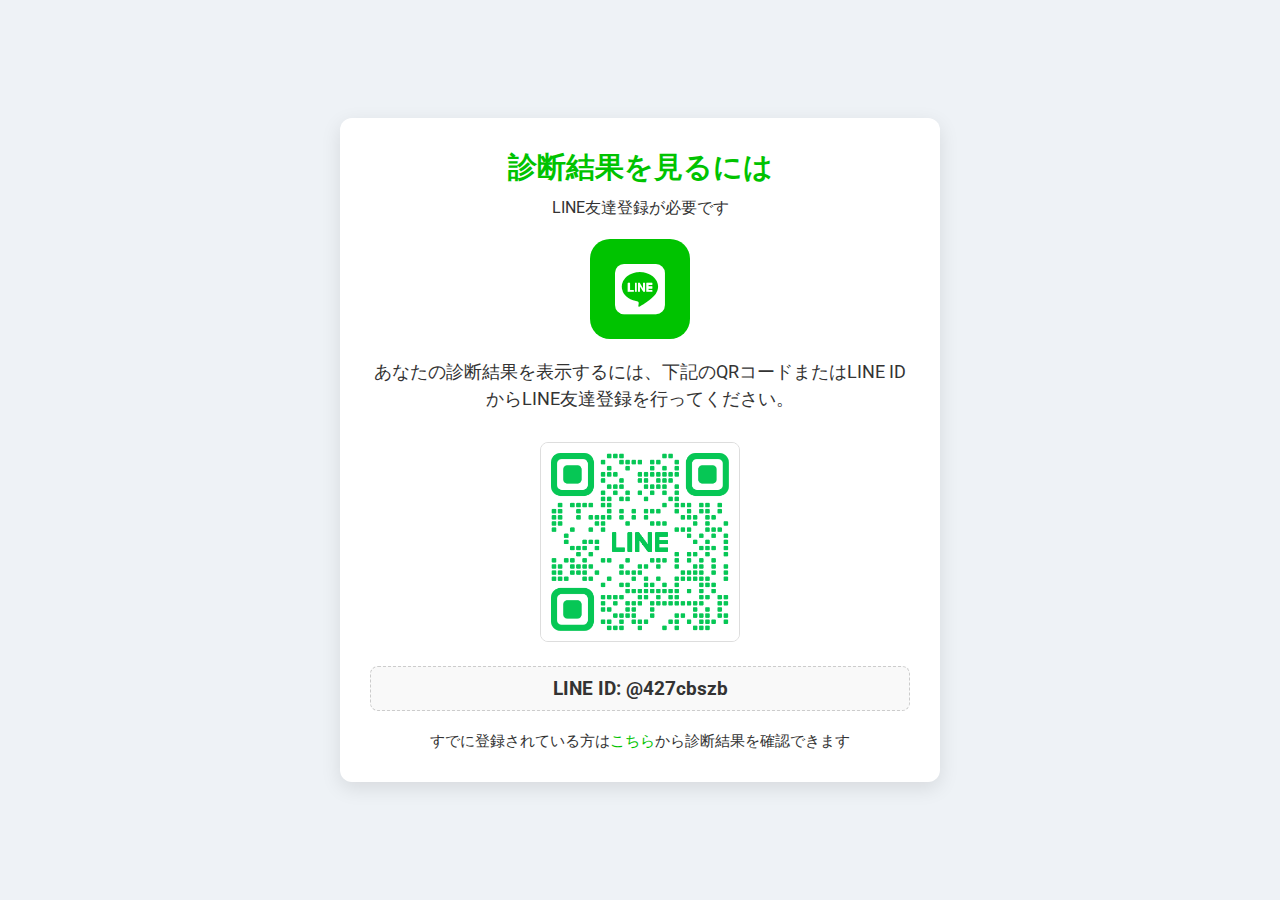
<file: personal-risk/loading.html>
<!DOCTYPE html>
<html lang="ja">
<head>
  <meta charset="UTF-8">
  <!-- Google Tag Manager -->
  <script>(function(w,d,s,l,i){w[l]=w[l]||[];w[l].push({'gtm.start':
  new Date().getTime(),event:'gtm.js'});var f=d.getElementsByTagName(s)[0],
  j=d.createElement(s),dl=l!='dataLayer'?'&l='+l:'';j.async=true;j.src=
  'https://www.googletagmanager.com/gtm.js?id='+i+dl;f.parentNode.insertBefore(j,f);
  })(window,document,'script','dataLayer','GTM-KZGT7CGS');</script>
  <!-- End Google Tag Manager -->
  <title>LINE友達登録</title>
  <meta name="viewport" content="width=device-width, initial-scale=1">
  <!-- Google Fonts -->
  <link href="https://fonts.googleapis.com/css?family=Roboto:400,500,700&display=swap" rel="stylesheet">
  <!-- Font Awesome CDN -->
  <link rel="stylesheet" href="https://cdnjs.cloudflare.com/ajax/libs/font-awesome/6.4.0/css/all.min.css" />
  <style>
    :root {
      --primary-color: #00c300;
      --background-color: #eef2f6;
    }
    * { margin: 0; padding: 0; box-sizing: border-box; }
    body {
      font-family: 'Roboto', sans-serif;
      background-color: var(--background-color);
      display: flex;
      flex-direction: column;
      align-items: center;
      justify-content: center;
      height: 100vh;
      color: #333;
    }
    .line-container {
      max-width: 600px;
      width: 90%;
      margin: 0 auto;
      background: #fff;
      padding: 30px;
      border-radius: 12px;
      box-shadow: 0 6px 20px rgba(0,0,0,0.1);
      text-align: center;
    }
    .line-header {
      margin-bottom: 20px;
    }
    .line-header h1 {
      font-size: 1.8rem;
      color: var(--primary-color);
      margin-bottom: 10px;
    }
    .line-logo {
      width: 100px;
      height: 100px;
      margin: 20px auto;
      background-color: var(--primary-color);
      border-radius: 20px;
      display: flex;
      align-items: center;
      justify-content: center;
      font-size: 50px;
      color: white;
    }
    .line-description {
      font-size: 1.1rem;
      margin-bottom: 30px;
      line-height: 1.5;
    }
    .qr-container {
      margin: 20px auto;
      max-width: 200px;
    }
    .qr-container img {
      width: 100%;
      border: 1px solid #ddd;
      border-radius: 8px;
    }
    .line-id {
      font-size: 1.2rem;
      font-weight: bold;
      margin-bottom: 20px;
      padding: 10px;
      background-color: #f9f9f9;
      border-radius: 8px;
      border: 1px dashed #ccc;
    }
    .cta-button {
      display: inline-flex;
      align-items: center;
      justify-content: center;
      background-color: var(--primary-color);
      color: #fff;
      padding: 15px 30px;
      font-size: 1.2rem;
      border: none;
      border-radius: 50px;
      cursor: pointer;
      transition: background 0.3s, transform 0.3s;
      box-shadow: 0 4px 12px rgba(0,0,0,0.1);
      text-decoration: none;
    }
    .cta-button:hover {
      background-color: #009900;
      transform: translateY(-3px);
    }
    .cta-button i { margin-right: 8px; font-size: 1.4rem; }
    .already-registered {
      margin-top: 20px;
      font-size: 0.95rem;
    }
    .already-registered a {
      color: var(--primary-color);
      text-decoration: none;
      font-weight: 500;
    }
    .already-registered a:hover {
      text-decoration: underline;
    }
    .hidden {
      display: none;
    }
    .fade-in {
      animation: fadeIn 0.8s ease-out forwards;
    }
    @keyframes fadeIn { from { opacity: 0; } to { opacity: 1; } }
    .loading-spinner {
      display: inline-block;
      width: 50px;
      height: 50px;
      border: 5px solid rgba(0, 195, 0, 0.3);
      border-radius: 50%;
      border-top-color: var(--primary-color);
      animation: spin 1s linear infinite;
      margin-bottom: 15px;
    }
    @keyframes spin {
      to { transform: rotate(360deg); }
    }
    .loading-text {
      font-size: 1.2rem;
      color: var(--primary-color);
    }
  </style>
</head>
<body>
  <!-- Google Tag Manager (noscript) -->
  <noscript><iframe src="https://www.googletagmanager.com/ns.html?id=GTM-KZGT7CGS"
  height="0" width="0" style="display:none;visibility:hidden"></iframe></noscript>
  <!-- End Google Tag Manager (noscript) -->
  
  <!-- LINE登録画面 -->
  <div id="lineRegistration" class="line-container fade-in">
    <div class="line-header">
      <h1>診断結果を見るには</h1>
      <p>LINE友達登録が必要です</p>
    </div>
    
    <div class="line-logo">
      <i class="fab fa-line"></i>
    </div>
    
    <div class="line-description">
      <p>あなたの診断結果を表示するには、下記のQRコードまたはLINE IDからLINE友達登録を行ってください。</p>
    </div>
    
    <div class="qr-container">
      <!-- QRコード画像 -->
      <img src="images/hige-qr.png" alt="LINE友達登録用QRコード">
    </div>
    
    <div class="line-id">
      LINE ID: @427cbszb
    </div>
    
    <button id="registrationComplete" class="cta-button hidden">
      <i class="fab fa-line"></i>LINE友達登録完了
    </button>
    
    <div class="already-registered">
      <p>すでに登録されている方は<a href="result.html" id="alreadyRegisteredLink">こちら</a>から診断結果を確認できます</p>
    </div>
  </div>
  
  <!-- 読み込み中画面 - 初期状態は非表示 -->
  <div id="loadingScreen" class="line-container fade-in hidden">
    <div class="loading-spinner"></div>
    <div class="loading-text">診断結果を読み込み中...</div>
  </div>

  <script>
    // URLからパラメータを取得する関数
    function getUrlParameter(name) {
      name = name.replace(/[\[]/, '\\[').replace(/[\]]/, '\\]');
      const regex = new RegExp('[\\?&]' + name + '=([^&#]*)');
      const results = regex.exec(location.search);
      return results === null ? '' : decodeURIComponent(results[1].replace(/\+/g, ' '));
    }
    
    // LINEからのアクセスかどうかを判定
    const fromLine = getUrlParameter('from') === 'line';
    
    // すでにLINEリンクを踏んだフラグがある場合も含めてチェック
    if (fromLine || localStorage.getItem('lineRegistered') === 'true') {
      // LINEからのアクセスなら登録済みフラグをセット
      localStorage.setItem('lineRegistered', 'true');
      
      // LINE登録画面を隠して、ローディング画面を表示
      document.getElementById('lineRegistration').classList.add('hidden');
      document.getElementById('loadingScreen').classList.remove('hidden');
      
      // 少し待ってから結果ページにリダイレクト（UXのため）
      setTimeout(function() {
        window.location.href = "result.html";
      }, 1500);
    } else {
      // 初回アクセスの場合は通常のフロー
      // 8秒後に「LINE友達登録完了」ボタンを表示
      setTimeout(function() {
        const button = document.getElementById("registrationComplete");
        button.classList.remove("hidden");
        button.classList.add("fade-in");
      }, 8000);
    
      // ボタンクリックで結果ページへ遷移し、フラグを保存
      document.getElementById("registrationComplete").addEventListener("click", function() {
        localStorage.setItem('lineRegistered', 'true');
        window.location.href = "result.html";
      });
      
      // すでに登録されている方へのリンクにパラメータを追加
      document.getElementById("alreadyRegisteredLink").addEventListener("click", function(e) {
        // リンククリック時にフラグを立てる（戻ってきた時に使用）
        localStorage.setItem('lineRegistered', 'true');
      });
    }
  </script>
</body>
</html>
</file>
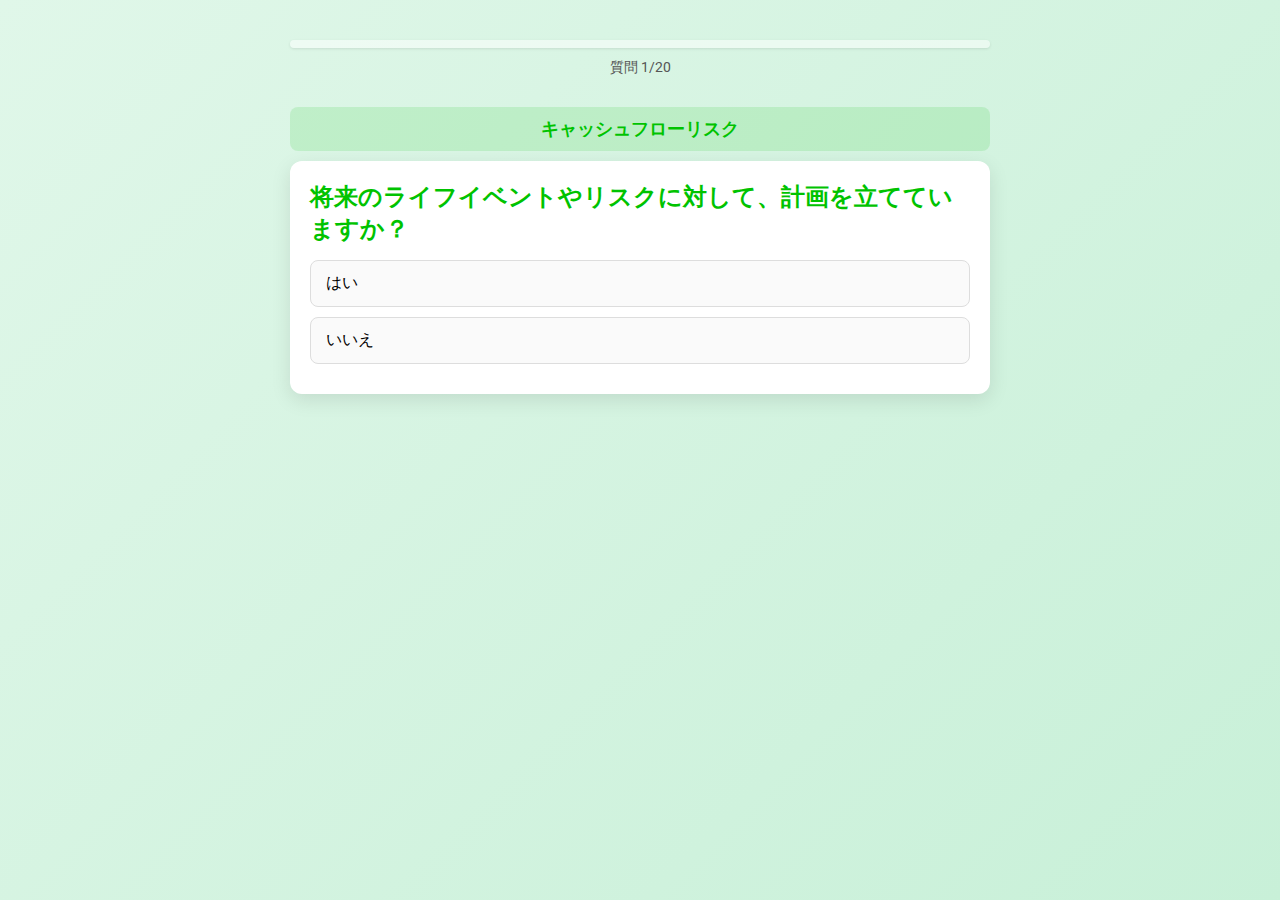
<file: personal-risk/quiz.html>
<!DOCTYPE html>
<html lang="ja">
<head>
  <meta charset="UTF-8">
  <!-- Google Tag Manager -->
  <script>(function(w,d,s,l,i){w[l]=w[l]||[];w[l].push({'gtm.start':
  new Date().getTime(),event:'gtm.js'});var f=d.getElementsByTagName(s)[0],
  j=d.createElement(s),dl=l!='dataLayer'?'&l='+l:'';j.async=true;j.src=
  'https://www.googletagmanager.com/gtm.js?id='+i+dl;f.parentNode.insertBefore(j,f);
  })(window,document,'script','dataLayer','GTM-KZGT7CGS');</script>
  <!-- End Google Tag Manager -->
  <title>パーソナルリスク診断 - 質問</title>
  <meta name="viewport" content="width=device-width, initial-scale=1">
  <!-- Google Fonts -->
  <link href="https://fonts.googleapis.com/css?family=Roboto:400,500,700&display=swap" rel="stylesheet">
  <!-- Font Awesome CDN -->
  <link rel="stylesheet" href="https://cdnjs.cloudflare.com/ajax/libs/font-awesome/6.4.0/css/all.min.css" />
  <style>
    :root {
      --primary-color: #00c300;
      --background-gradient: linear-gradient(135deg, #e0f7e9, #c8f0d8);
    }
    * { margin: 0; padding: 0; box-sizing: border-box; }
    body {
      font-family: 'Roboto', sans-serif;
      background: var(--background-gradient);
      padding: 20px;
      min-height: 100vh;
    }
    .quiz-container {
      width: 90%;
      max-width: 700px;
      margin: 20px auto;
    }
    .card {
      background: #fff;
      border-radius: 12px;
      padding: 20px;
      margin: 10px 0;
      box-shadow: 0 6px 20px rgba(0,0,0,0.1);
      transition: transform 0.3s ease, opacity 0.3s ease;
    }
    .card h2 {
      font-size: 1.5rem;
      color: var(--primary-color);
      margin-bottom: 15px;
    }
    .option-card {
      border: 1px solid #ddd;
      border-radius: 8px;
      padding: 12px 15px;
      margin: 10px 0;
      cursor: pointer;
      background-color: #fafafa;
      transition: background-color 0.2s, transform 0.2s;
    }
    .option-card:hover { background-color: #f5f5f5; transform: scale(1.02); }
    .option-card.selected {
      border-color: var(--primary-color);
      background-color: #e6f9e6;
    }
    /* カテゴリーヘッダー */
    .category-header {
      background: rgba(217, 247, 190, 0.8);
      color: var(--primary-color);
      padding: 10px;
      border-radius: 8px;
      margin: 20px 0 10px;
      text-align: center;
      font-weight: bold;
      font-size: 1.1rem;
    }
    /* アニメーションキーフレーム */
    @keyframes fadeInUpStrong {
      from { opacity: 0; transform: translateY(40px) scale(0.95); }
      to { opacity: 1; transform: translateY(0) scale(1); }
    }
    @keyframes fadeOutShrink {
      from { opacity: 1; transform: scale(1); }
      to { opacity: 0; transform: scale(0.8); }
    }
    .animated { animation: fadeInUpStrong 0.8s ease-out forwards; }
    .progress-container {
      margin-bottom: 30px;
      text-align: center;
    }
    .progress-bar {
      width: 100%;
      height: 8px;
      background-color: rgba(255, 255, 255, 0.5);
      border-radius: 4px;
      overflow: hidden;
      margin-bottom: 10px;
      box-shadow: 0 1px 3px rgba(0,0,0,0.1);
    }
    .progress-fill {
      height: 100%;
      background-color: var(--primary-color);
      transition: width 0.3s ease;
    }
    .progress-text {
      font-size: 0.9rem;
      color: #555;
    }
  </style>
</head>
<body>
  <!-- Google Tag Manager (noscript) -->
  <noscript><iframe src="https://www.googletagmanager.com/ns.html?id=GTM-KZGT7CGS"
  height="0" width="0" style="display:none;visibility:hidden"></iframe></noscript>
  <!-- End Google Tag Manager (noscript) -->
  
  <div class="quiz-container" id="quizArea">
    <div class="progress-container">
      <div class="progress-bar">
        <div class="progress-fill" id="progressFill"></div>
      </div>
      <div class="progress-text" id="progressText">質問 1/15</div>
    </div>
  </div>
  <script>
    // 質問データ：各質問に「text」、「points」、「category」を設定
    const questions = [
      // キャッシュフローリスクのカテゴリー
      { 
        text: "将来のライフイベントやリスクに対して、計画を立てていますか？", 
        points: { yes: 7, no: 0 },
        category: "cashflow"
      },
      { 
        text: "毎月の収支をしっかり把握していますか？", 
        points: { yes: 7, no: 0 },
        category: "cashflow"
      },
      { 
        text: "毎月の貯蓄額を決めていますか？", 
        points: { yes: 7, no: 0 },
        category: "cashflow"
      },
      
      // 保険リスクのカテゴリー
      { 
        text: "病気や怪我に備えて医療保険に加入していますか？", 
        points: { yes: 7, no: 0 },
        category: "insurance"
      },
      { 
        text: "病気や怪我などの際に必要な保障額を計算したことはありますか？", 
        points: { yes: 7, no: 0 },
        category: "insurance"
      },
      { 
        text: "万が一のことがあった時のために生命保険に加入していますか？", 
        points: { yes: 7, no: 0 },
        category: "insurance"
      },
      { 
        text: "死亡時や障害状態になった時に自分や家族にどのような金銭的な影響があるか計算したことはありますか？", 
        points: { yes: 7, no: 0 },
        category: "insurance"
      },
      { 
        text: "定期的に保険の見直しをしていますか？", 
        points: { yes: 7, no: 0 },
        category: "insurance"
      },
      { 
        text: "保険の見直しをしなければならないタイミングはわかりますか？", 
        points: { yes: 7, no: 0 },
        category: "insurance"
      },
      
      // 投資リスクのカテゴリー
      { 
        text: "銀行以外の貯蓄手段を利用していますか？", 
        points: { yes: 7, no: 0 },
        category: "investment"
      },
      { 
        text: "投資のリスクとリターンについて理解していますか？", 
        points: { yes: 7, no: 0 },
        category: "investment"
      },
      { 
        text: "資産運用のための勉強をしていますか？", 
        points: { yes: 7, no: 0 },
        category: "investment"
      },
      
      // 老後資金リスクのカテゴリー
      { 
        text: "老後に必要な金額を計算したことがありますか？", 
        points: { yes: 7, no: 0 },
        category: "retirement"
      },
      { 
        text: "年金以外に老後の資金準備をしていますか？", 
        points: { yes: 7, no: 0 },
        category: "retirement"
      },
      { 
        text: "iDeCoやつみたてNISAなどの制度を利用していますか？", 
        points: { yes: 7, no: 0 },
        category: "retirement"
      },
      
      // 税金リスクのカテゴリー
      { 
        text: "税金の控除制度について理解していますか？", 
        points: { yes: 7, no: 0 },
        category: "tax"
      },
      { 
        text: "税制優遇のある金融商品を利用していますか？", 
        points: { yes: 7, no: 0 },
        category: "tax"
      },
      { 
        text: "積立投資の金額は長期間(15年以上)続ける前提で設定していますか？", 
        points: { yes: 7, no: 0 },
        category: "tax"
      },
      { 
        text: "確定申告の方法は知っていますか？", 
        points: { yes: 7, no: 0 },
        category: "tax"
      },
      { 
        text: "長期積立のお金を使う際に損をせずに取り崩す対策を知っていますか？", 
        points: { yes: 7, no: 0 },
        category: "tax"
      }
    ];
    
    // カテゴリーの日本語名と配色設定
    const categories = {
      "cashflow": { name: "キャッシュフローリスク", color: "#00c300" },
      "insurance": { name: "保険リスク", color: "#2196F3" },
      "investment": { name: "投資リスク", color: "#FF9800" },
      "retirement": { name: "老後資金リスク", color: "#9C27B0" },
      "tax": { name: "税金リスク", color: "#F44336" }
    };
    
    let currentQuestionIndex = 0;
    let totalScore = 0;
    // カテゴリー別のスコアを記録するオブジェクト
    let categoryScores = {
      cashflow: 0,
      insurance: 0,
      investment: 0,
      retirement: 0,
      tax: 0
    };
    let currentCategory = "";
    const quizArea = document.getElementById("quizArea");
    const progressFill = document.getElementById("progressFill");
    const progressText = document.getElementById("progressText");
    
    function updateProgress() {
      const progress = ((currentQuestionIndex) / questions.length) * 100;
      progressFill.style.width = `${progress}%`;
      progressText.textContent = `質問 ${currentQuestionIndex + 1}/${questions.length}`;
    }
    
    function showQuestion() {
      // プログレスバーを更新
      updateProgress();
      
      // メインコンテナはそのままに、質問カードだけをクリア
      const cardElements = quizArea.querySelectorAll('.card, .category-header');
      cardElements.forEach(el => el.remove());
      
      // 現在のカテゴリーをチェック
      if (currentQuestionIndex < questions.length) {
        const q = questions[currentQuestionIndex];
        
        // カテゴリーが変わったらヘッダーを表示
        if (currentCategory !== q.category) {
          currentCategory = q.category;
          const categoryHeader = document.createElement("div");
          categoryHeader.className = "category-header animated";
          categoryHeader.textContent = categories[currentCategory].name;
          categoryHeader.style.backgroundColor = `${categories[currentCategory].color}20`; // 透明度を追加
          categoryHeader.style.color = categories[currentCategory].color;
          quizArea.appendChild(categoryHeader);
        }
        
        const card = document.createElement("div");
        card.className = "card animated";
        card.innerHTML = `<h2>${q.text}</h2>`;
        
        const btnYes = document.createElement("div");
        btnYes.className = "option-card";
        btnYes.textContent = "はい";
        btnYes.addEventListener("click", () => {
          // カテゴリー別のスコアを加算
          categoryScores[q.category] += q.points.yes;
          totalScore += q.points.yes;
          card.style.animation = "fadeOutShrink 0.3s ease-out forwards";
          setTimeout(() => { 
            currentQuestionIndex++; 
            showQuestion(); 
          }, 300);
        });
        
        const btnNo = document.createElement("div");
        btnNo.className = "option-card";
        btnNo.textContent = "いいえ";
        btnNo.addEventListener("click", () => {
          // カテゴリー別のスコアを加算
          categoryScores[q.category] += q.points.no;
          totalScore += q.points.no;
          card.style.animation = "fadeOutShrink 0.3s ease-out forwards";
          setTimeout(() => { 
            currentQuestionIndex++; 
            showQuestion(); 
          }, 300);
        });
        
        card.appendChild(btnYes);
        card.appendChild(btnNo);
        quizArea.appendChild(card);
      } else {
        // すべての質問終了後、カテゴリー別スコアと総合スコアを保存
        localStorage.setItem("riskTotalScore", totalScore);
        localStorage.setItem("riskCategoryScores", JSON.stringify(categoryScores));
        localStorage.setItem("maxPossibleScore", questions.length * 7); // 最大可能スコア
        window.location.href = "loading.html";
      }
    }
    
    showQuestion();
  </script>
</body>
</html>
</file>
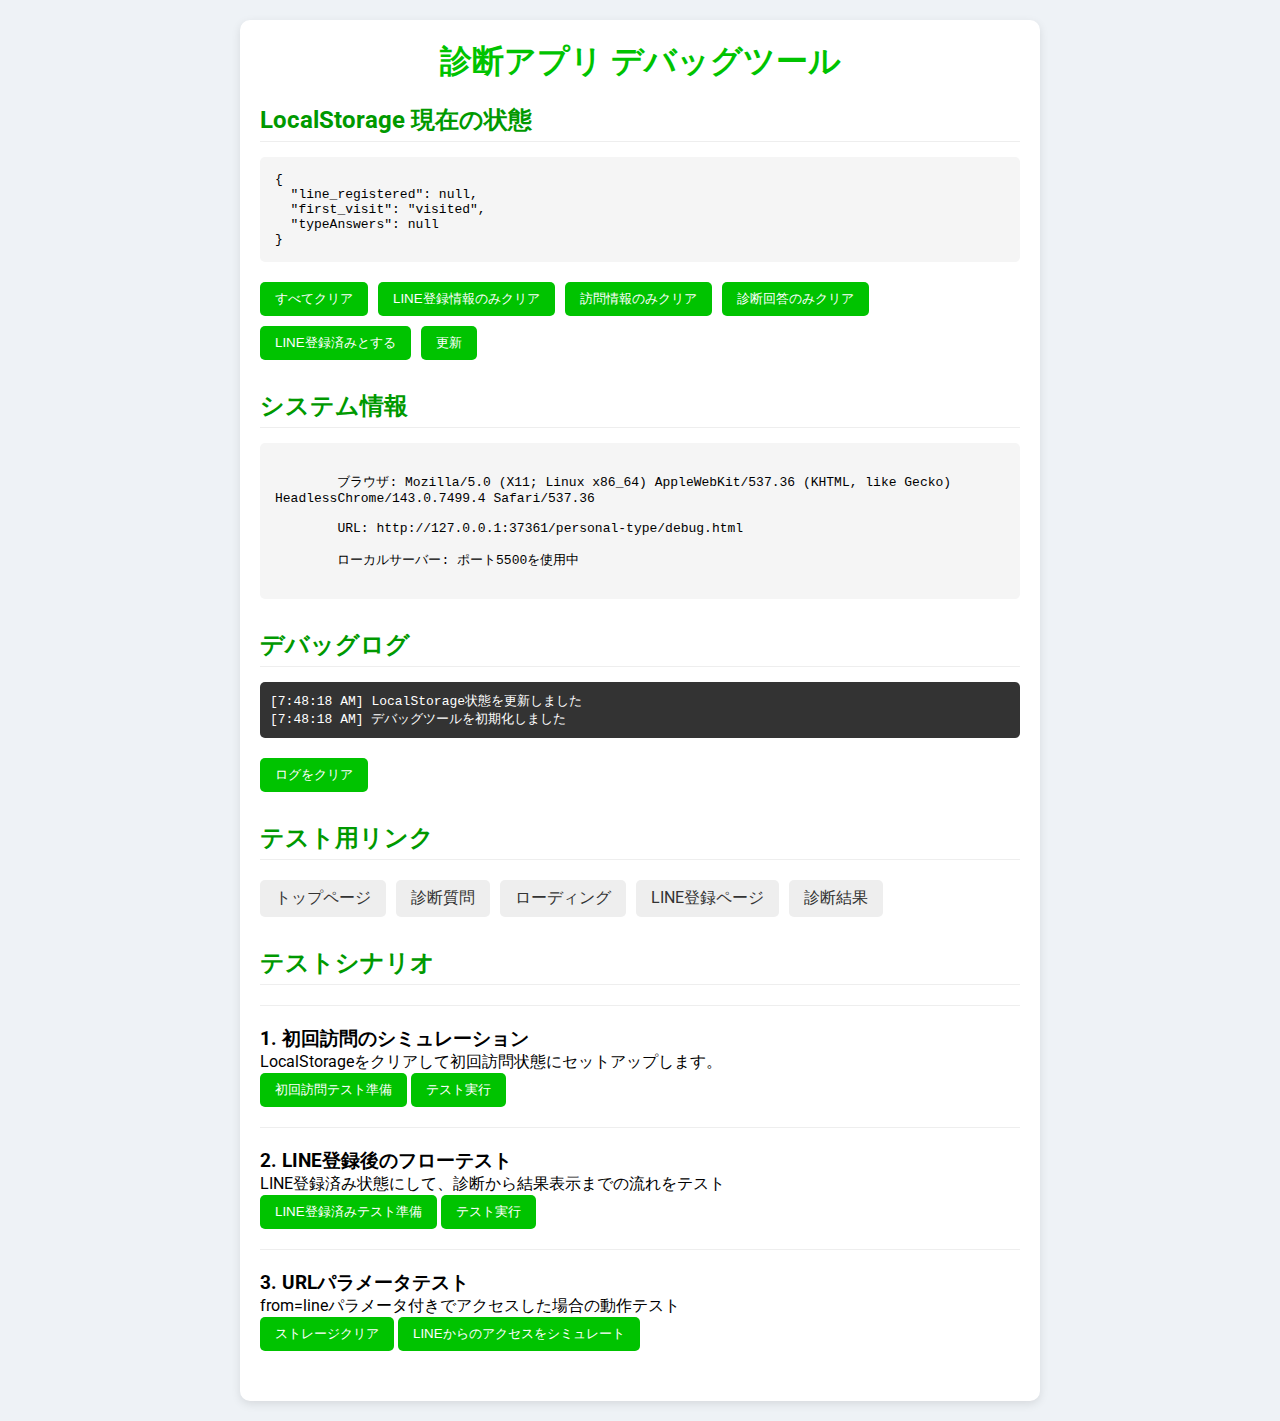
<file: personal-type/debug.html>
<!DOCTYPE html>
<html lang="ja">
<head>
  <meta charset="UTF-8">
  <title>診断アプリ - デバッグツール</title>
  <meta name="viewport" content="width=device-width, initial-scale=1">
  <!-- Google Fonts -->
  <link href="https://fonts.googleapis.com/css2?family=Roboto:wght@400;500;700&display=swap" rel="stylesheet">
  <style>
    :root {
      --primary-color: #00c300;
      --secondary-color: #009900;
      --background-color: #eef2f6;
    }
    * { margin: 0; padding: 0; box-sizing: border-box; }
    body {
      font-family: 'Roboto', sans-serif;
      background-color: var(--background-color);
      padding: 20px;
    }
    .container {
      max-width: 800px;
      margin: 0 auto;
      background: #fff;
      padding: 20px;
      border-radius: 10px;
      box-shadow: 0 3px 10px rgba(0,0,0,0.1);
    }
    h1 {
      color: var(--primary-color);
      margin-bottom: 20px;
      text-align: center;
    }
    .section {
      margin-bottom: 30px;
    }
    h2 {
      color: var(--secondary-color);
      margin-bottom: 15px;
      border-bottom: 1px solid #eee;
      padding-bottom: 5px;
    }
    .storage-state {
      background-color: #f5f5f5;
      padding: 15px;
      border-radius: 5px;
      font-family: monospace;
      white-space: pre-wrap;
      margin-bottom: 20px;
    }
    .control-buttons {
      display: flex;
      flex-wrap: wrap;
      gap: 10px;
      margin-bottom: 20px;
    }
    button {
      background-color: var(--primary-color);
      color: white;
      border: none;
      padding: 8px 15px;
      border-radius: 5px;
      cursor: pointer;
      transition: background-color 0.3s;
    }
    button:hover {
      background-color: var(--secondary-color);
    }
    .nav-links {
      margin-top: 20px;
      display: flex;
      flex-wrap: wrap;
      gap: 10px;
    }
    .nav-link {
      padding: 8px 15px;
      background: #eee;
      border-radius: 5px;
      text-decoration: none;
      color: #333;
    }
    .nav-link:hover {
      background: #ddd;
    }
    .debug-log {
      max-height: 200px;
      overflow-y: auto;
      background: #333;
      color: #fff;
      padding: 10px;
      border-radius: 5px;
      font-family: monospace;
      margin-bottom: 20px;
    }
    .test-actions {
      border-top: 1px solid #eee;
      padding-top: 20px;
      margin-top: 20px;
    }
  </style>
</head>
<body>
  <div class="container">
    <h1>診断アプリ デバッグツール</h1>
    
    <div class="section">
      <h2>LocalStorage 現在の状態</h2>
      <div class="storage-state" id="storageState">読み込み中...</div>
      
      <div class="control-buttons">
        <button onclick="clearAllStorage()">すべてクリア</button>
        <button onclick="clearLineRegistered()">LINE登録情報のみクリア</button>
        <button onclick="clearFirstVisit()">訪問情報のみクリア</button>
        <button onclick="clearTypeAnswers()">診断回答のみクリア</button>
        <button onclick="mockLineRegistered()">LINE登録済みとする</button>
        <button onclick="refreshStorageState()">更新</button>
      </div>
    </div>
    
    <div class="section">
      <h2>システム情報</h2>
      <div class="storage-state" id="systemInfo">
        ブラウザ: <span id="browserInfo"></span><br>
        URL: <span id="currentUrl"></span><br>
        ローカルサーバー: ポート5500を使用中
      </div>
    </div>
    
    <div class="section">
      <h2>デバッグログ</h2>
      <div class="debug-log" id="debugLog"></div>
      <button onclick="clearDebugLog()">ログをクリア</button>
    </div>
    
    <div class="section">
      <h2>テスト用リンク</h2>
      <div class="nav-links">
        <a href="index.html" class="nav-link">トップページ</a>
        <a href="quiz.html" class="nav-link">診断質問</a>
        <a href="loading.html" class="nav-link">ローディング</a>
        <a href="line-register.html" class="nav-link">LINE登録ページ</a>
        <a href="result.html" class="nav-link">診断結果</a>
      </div>
    </div>

    <div class="section">
      <h2>テストシナリオ</h2>
      
      <div class="test-actions">
        <h3>1. 初回訪問のシミュレーション</h3>
        <p>LocalStorageをクリアして初回訪問状態にセットアップします。</p>
        <button onclick="setupFirstVisitTest()">初回訪問テスト準備</button>
        <button onclick="window.open('index.html', '_blank')">テスト実行</button>
      </div>
      
      <div class="test-actions">
        <h3>2. LINE登録後のフローテスト</h3>
        <p>LINE登録済み状態にして、診断から結果表示までの流れをテスト</p>
        <button onclick="setupLineRegisteredTest()">LINE登録済みテスト準備</button>
        <button onclick="window.open('quiz.html', '_blank')">テスト実行</button>
      </div>
      
      <div class="test-actions">
        <h3>3. URLパラメータテスト</h3>
        <p>from=lineパラメータ付きでアクセスした場合の動作テスト</p>
        <button onclick="clearAllStorage()">ストレージクリア</button>
        <button onclick="window.open('index.html?from=line', '_blank')">LINEからのアクセスをシミュレート</button>
      </div>
    </div>
  </div>
  
  <script>
    // LocalStorageキー
    const LINE_REGISTERED_KEY = 'line_registered';
    const FIRST_VISIT_KEY = 'first_visit';
    const TYPE_ANSWERS_KEY = 'typeAnswers';
    
    // デバッグログ機能
    function addDebugLog(message) {
      const logElement = document.getElementById('debugLog');
      const timestamp = new Date().toLocaleTimeString();
      logElement.innerHTML += `[${timestamp}] ${message}<br>`;
      logElement.scrollTop = logElement.scrollHeight;
    }
    
    function clearDebugLog() {
      document.getElementById('debugLog').innerHTML = '';
      addDebugLog('ログをクリアしました');
    }

    // LocalStorage操作関数
    function refreshStorageState() {
      const storageState = {
        'line_registered': localStorage.getItem(LINE_REGISTERED_KEY),
        'first_visit': localStorage.getItem(FIRST_VISIT_KEY),
        'typeAnswers': localStorage.getItem(TYPE_ANSWERS_KEY)
      };
      
      document.getElementById('storageState').textContent = JSON.stringify(storageState, null, 2);
      
      addDebugLog('LocalStorage状態を更新しました');
      
      return storageState;
    }
    
    function clearAllStorage() {
      localStorage.clear();
      refreshStorageState();
      addDebugLog('すべてのLocalStorage項目をクリアしました');
    }
    
    function clearLineRegistered() {
      localStorage.removeItem(LINE_REGISTERED_KEY);
      refreshStorageState();
      addDebugLog('LINE登録情報をクリアしました');
    }
    
    function clearFirstVisit() {
      localStorage.removeItem(FIRST_VISIT_KEY);
      refreshStorageState();
      addDebugLog('訪問情報をクリアしました');
    }
    
    function clearTypeAnswers() {
      localStorage.removeItem(TYPE_ANSWERS_KEY);
      refreshStorageState();
      addDebugLog('診断回答をクリアしました');
    }
    
    function mockLineRegistered() {
      localStorage.setItem(LINE_REGISTERED_KEY, 'registered');
      refreshStorageState();
      addDebugLog('LINE登録済み状態にセットしました');
    }
    
    // テストセットアップ
    function setupFirstVisitTest() {
      clearAllStorage();
      addDebugLog('初回訪問テストの準備が完了しました');
    }
    
    function setupLineRegisteredTest() {
      clearAllStorage();
      mockLineRegistered();
      addDebugLog('LINE登録済みテストの準備が完了しました');
    }
    
    // システム情報取得
    function loadSystemInfo() {
      document.getElementById('browserInfo').textContent = navigator.userAgent;
      document.getElementById('currentUrl').textContent = window.location.href;
    }
    
    // 初期化
    window.onload = function() {
      loadSystemInfo();
      refreshStorageState();
      addDebugLog('デバッグツールを初期化しました');
    };
  </script>
</body>
</html>
</file>
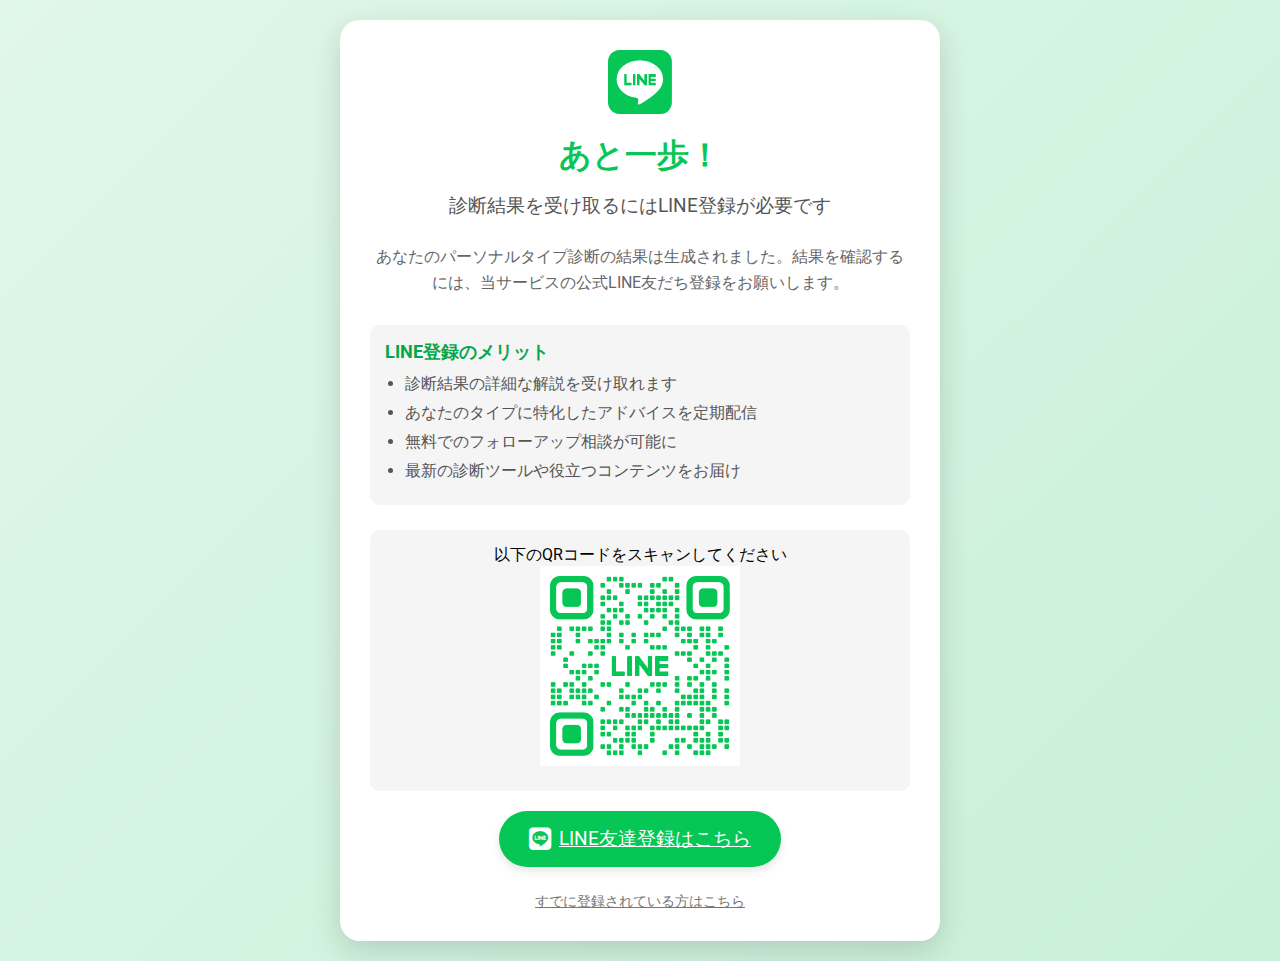
<file: personal-type/line-register.html>
<!DOCTYPE html>
<html lang="ja">
<head>
  <!-- Google Tag Manager -->
  <script>(function(w,d,s,l,i){w[l]=w[l]||[];w[l].push({'gtm.start':
  new Date().getTime(),event:'gtm.js'});var f=d.getElementsByTagName(s)[0],
  j=d.createElement(s),dl=l!='dataLayer'?'&l='+l:'';j.async=true;j.src=
  'https://www.googletagmanager.com/gtm.js?id='+i+dl;f.parentNode.insertBefore(j,f);
  })(window,document,'script','dataLayer','GTM-KZGT7CGS');</script>
  <!-- End Google Tag Manager -->
  <meta charset="UTF-8">
  <title>LINE友達登録 - 診断結果を受け取る</title>
  <meta name="viewport" content="width=device-width, initial-scale=1">
  <!-- Google Fonts -->
  <link href="https://fonts.googleapis.com/css2?family=Roboto:wght@400;500;700&display=swap" rel="stylesheet">
  <!-- Font Awesome CDN -->
  <link rel="stylesheet" href="https://cdnjs.cloudflare.com/ajax/libs/font-awesome/6.4.0/css/all.min.css" />
  <style>
    :root {
      --line-color: #06C755;
      --line-dark: #05a649;
      --background-color: #eef2f6;
    }
    * { margin: 0; padding: 0; box-sizing: border-box; }
    body {
      font-family: 'Roboto', sans-serif;
      background: linear-gradient(135deg, #e0f7e9, #c8f0d8);
      min-height: 100vh;
      display: flex;
      flex-direction: column;
      align-items: center;
      justify-content: center;
      padding: 20px;
    }
    .line-container {
      background-color: white;
      border-radius: 20px;
      box-shadow: 0 10px 30px rgba(0, 0, 0, 0.15);
      max-width: 600px;
      width: 90%;
      padding: 30px;
      text-align: center;
      animation: fadeInUp 0.8s ease-out forwards;
    }
    @keyframes fadeInUp {
      from { opacity: 0; transform: translateY(30px); }
      to { opacity: 1; transform: translateY(0); }
    }
    .line-icon {
      font-size: 4rem;
      color: var(--line-color);
      margin-bottom: 20px;
    }
    h1 {
      color: var(--line-color);
      font-size: 2rem;
      margin-bottom: 15px;
    }
    .subtitle {
      color: #555;
      font-size: 1.2rem;
      margin-bottom: 25px;
    }
    .description {
      color: #666;
      font-size: 1rem;
      line-height: 1.6;
      margin-bottom: 30px;
    }
    .line-benefits {
      background-color: #f5f5f5;
      border-radius: 10px;
      padding: 15px;
      margin-bottom: 25px;
      text-align: left;
    }
    .line-benefits h3 {
      color: var(--line-dark);
      margin-bottom: 10px;
      font-size: 1.1rem;
    }
    .line-benefits ul {
      padding-left: 20px;
    }
    .line-benefits li {
      margin-bottom: 8px;
      color: #555;
    }
    .line-button {
      background-color: var(--line-color);
      color: white;
      border: none;
      border-radius: 50px;
      padding: 15px 30px;
      font-size: 1.2rem;
      display: inline-flex;
      align-items: center;
      justify-content: center;
      cursor: pointer;
      box-shadow: 0 4px 10px rgba(0, 0, 0, 0.1);
      transition: all 0.3s;
      margin-bottom: 15px;
    }
    .line-button:hover {
      background-color: var(--line-dark);
      transform: translateY(-3px);
    }
    .line-button i {
      font-size: 1.4rem;
      margin-right: 8px;
    }
    .complete-button {
      display: none;
      background-color: #555;
    }
    .complete-button:hover {
      background-color: #444;
    }
    .already-registered {
      color: #777;
      font-size: 0.9rem;
      text-decoration: underline;
      cursor: pointer;
      margin-top: 10px;
      display: inline-block;
    }
    .already-registered:hover {
      color: #555;
    }
    /* QRコード用のスタイル追加 */
    .qr-container {
      margin: 20px 0;
      padding: 15px;
      background-color: #f5f5f5;
      border-radius: 10px;
      display: flex;
      flex-direction: column;
      align-items: center;
    }
    .qr-code {
      width: 200px;
      height: 200px;
      margin-bottom: 10px;
    }
    .line-id {
      font-weight: bold;
      color: var(--line-dark);
      font-size: 1.2rem;
      margin: 10px 0;
    }
  </style>
</head>
<body>
  <!-- Google Tag Manager (noscript) -->
  <noscript><iframe src="https://www.googletagmanager.com/ns.html?id=GTM-KZGT7CGS"
  height="0" width="0" style="display:none;visibility:hidden"></iframe></noscript>
  <!-- End Google Tag Manager (noscript) -->

  <!-- このファイルは1画面完結型フローに統一のため、今後は直接参照されません。必要に応じて削除・アーカイブしてください -->
  <div class="line-container">
    <i class="fab fa-line line-icon"></i>
    <h1>あと一歩！</h1>
    <p class="subtitle">診断結果を受け取るにはLINE登録が必要です</p>
    <div class="description">
      あなたのパーソナルタイプ診断の結果は生成されました。結果を確認するには、当サービスの公式LINE友だち登録をお願いします。
    </div>
    <div class="line-benefits">
      <h3>LINE登録のメリット</h3>
      <ul>
        <li>診断結果の詳細な解説を受け取れます</li>
        <li>あなたのタイプに特化したアドバイスを定期配信</li>
        <li>無料でのフォローアップ相談が可能に</li>
        <li>最新の診断ツールや役立つコンテンツをお届け</li>
      </ul>
    </div>
      <!-- QRコードのみ表示 -->
    <div class="qr-container">
      <p>以下のQRコードをスキャンしてください</p>
      <img src="./images/hige-qr.png" alt="LINE公式アカウントQRコード" class="qr-code">
    </div>
    
    <a href="https://line.me/R/ti/p/@427cbszb" target="_blank" class="line-button" id="lineAddButton">
      <i class="fab fa-line"></i> LINE友達登録はこちら
    </a>
    <button id="lineCompleteButton" class="line-button complete-button">
      <i class="fas fa-check"></i> 登録完了！結果を見る
    </button>
    <div>
      <a href="#" class="already-registered" id="alreadyRegistered">すでに登録されている方はこちら</a>
    </div>
  </div>
  
  <script>
    // LocalStorageキー
    const LINE_REGISTERED_KEY = 'line_registered';
      // LINE友達追加ボタン - リンクに変更したので別途クリックハンドラは不要
    // 8秒後に完了ボタンを表示する処理だけ残す
    setTimeout(() => {
      document.getElementById('lineCompleteButton').style.display = 'inline-flex';
    }, 8000);
    
    // 登録完了ボタンのイベントリスナー
    document.getElementById('lineCompleteButton').addEventListener('click', function() {
      // LINE登録済みとしてマーク
      localStorage.setItem(LINE_REGISTERED_KEY, 'registered');
      // 結果ページへ
      window.location.href = 'result.html';
    });
    
    // すでに登録済みリンク
    document.getElementById('alreadyRegistered').addEventListener('click', function(e) {
      e.preventDefault();
      // LINE登録済みとしてマーク
      localStorage.setItem(LINE_REGISTERED_KEY, 'registered');
      // 結果ページへ
      window.location.href = 'result.html';
    });
  </script>
</body>
</html>
</file>
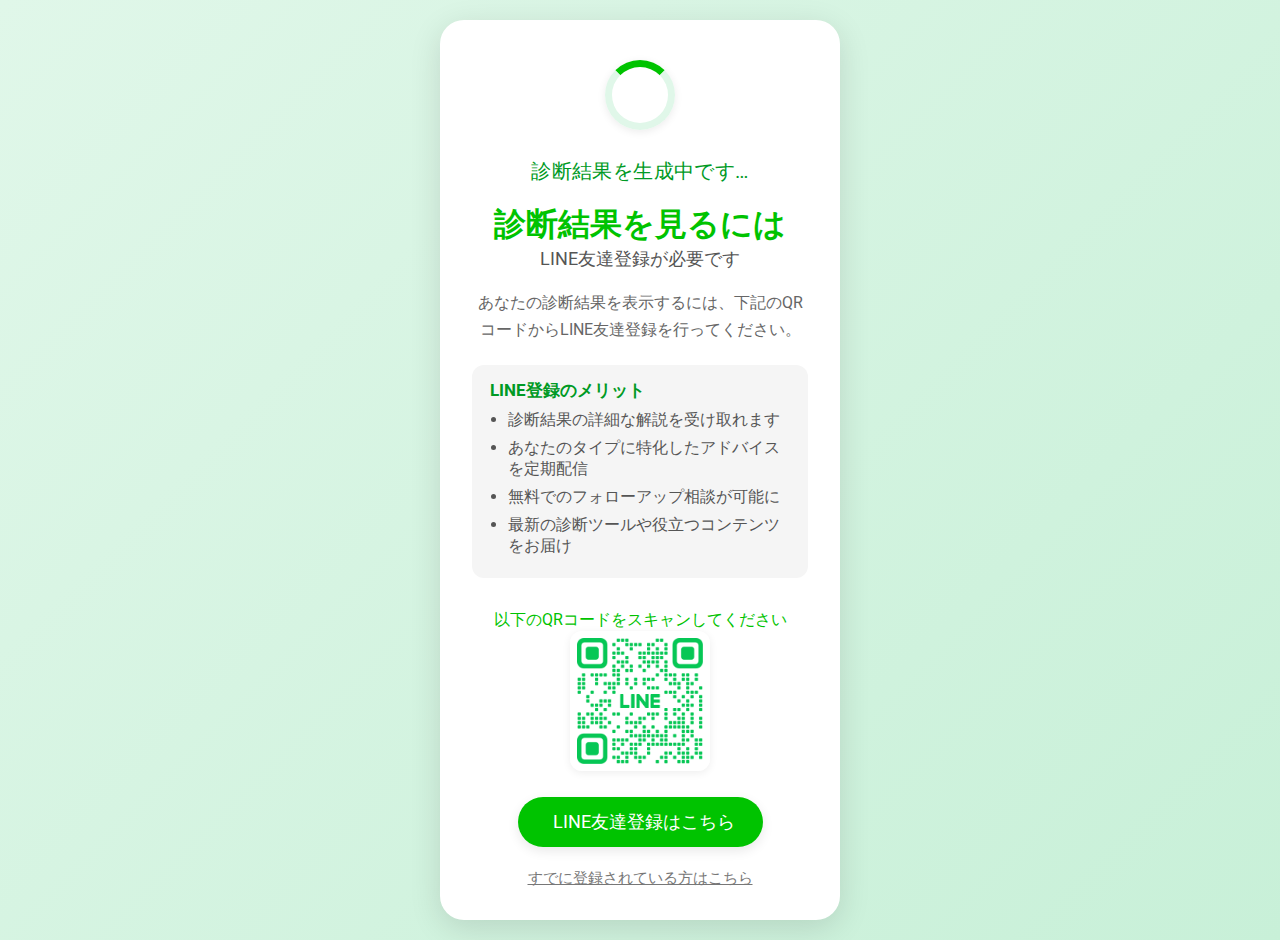
<file: personal-type/loading.html>
<!DOCTYPE html>
<html lang="ja">
<head>
  <!-- Google Tag Manager -->
  <script>(function(w,d,s,l,i){w[l]=w[l]||[];w[l].push({'gtm.start':
  new Date().getTime(),event:'gtm.js'});var f=d.getElementsByTagName(s)[0],
  j=d.createElement(s),dl=l!='dataLayer'?'&l='+l:'';j.async=true;j.src=
  'https://www.googletagmanager.com/gtm.js?id='+i+dl;f.parentNode.insertBefore(j,f);
  })(window,document,'script','dataLayer','GTM-KZGT7CGS');</script>
  <!-- End Google Tag Manager -->
  <meta charset="UTF-8">
  <title>LINE友達登録</title>
  <meta name="viewport" content="width=device-width, initial-scale=1">
  <!-- Google Fonts -->
  <link href="https://fonts.googleapis.com/css?family=Roboto:400,500,700&display=swap" rel="stylesheet">
  <style>
    :root {
      --primary-color: #00c300;
      --primary-dark: #009a24;
      --background-gradient: linear-gradient(135deg, #e0f7e9 0%, #c8f0d8 100%);
      --card-bg: #fff;
      --shadow: 0 8px 32px rgba(0,0,0,0.12);
    }
    * { margin: 0; padding: 0; box-sizing: border-box; }
    body {
      font-family: 'Roboto', sans-serif;
      background: var(--background-gradient);
      min-height: 100vh;
      display: flex;
      flex-direction: column;
      align-items: center;
      justify-content: center;
      color: var(--primary-color);
      padding: 20px;
    }
    .loading-card {
      background: var(--card-bg);
      border-radius: 24px;
      box-shadow: var(--shadow);
      padding: 40px 32px 32px 32px;
      max-width: 400px;
      width: 95%;
      text-align: center;
      position: relative;
      animation: fadeInUp 0.8s cubic-bezier(.39,.575,.565,1) forwards;
    }
    @keyframes fadeInUp {
      from { opacity: 0; transform: translateY(40px); }
      to { opacity: 1; transform: translateY(0); }
    }
    .spinner {
      width: 70px;
      height: 70px;
      border: 7px solid #e0f7e9;
      border-top: 7px solid var(--primary-color);
      border-radius: 50%;
      animation: spin 1s linear infinite;
      margin: 0 auto 28px auto;
      box-shadow: 0 2px 8px rgba(0,0,0,0.08);
    }
    @keyframes spin { 0% { transform: rotate(0deg); } 100% { transform: rotate(360deg); } }
    .loading-text {
      font-size: 1.25rem;
      color: var(--primary-dark);
      margin-bottom: 18px;
      letter-spacing: 0.02em;
    }
    .line-icon {
      font-size: 2.5rem;
      color: var(--primary-color);
      margin-bottom: 10px;
    }
    .subtitle {
      font-size: 1.1rem;
      color: #555;
      margin-bottom: 18px;
    }
    .description {
      color: #666;
      font-size: 1rem;
      line-height: 1.7;
      margin-bottom: 22px;
    }
    .line-benefits {
      background: #f5f5f5;
      border-radius: 12px;
      padding: 14px 18px;
      margin-bottom: 22px;
      text-align: left;
      font-size: 0.98rem;
    }
    .line-benefits h3 {
      color: var(--primary-dark);
      margin-bottom: 8px;
      font-size: 1.05rem;
    }
    .line-benefits ul {
      padding-left: 18px;
    }
    .line-benefits li {
      margin-bottom: 7px;
      color: #555;
    }
    .qr-container {
      margin: 18px 0 10px 0;
      padding: 10px 0 0 0;
      display: flex;
      flex-direction: column;
      align-items: center;
    }
    .qr-code {
      width: 140px;
      height: 140px;
      margin-bottom: 8px;
      border-radius: 12px;
      box-shadow: 0 2px 8px rgba(0,0,0,0.07);
    }
    .line-button {
      background-color: var(--primary-color);
      color: white;
      border: none;
      border-radius: 50px;
      padding: 13px 28px;
      font-size: 1.1rem;
      display: inline-flex;
      align-items: center;
      justify-content: center;
      cursor: pointer;
      box-shadow: 0 4px 12px rgba(0,0,0,0.09);
      transition: all 0.3s;
      margin-bottom: 12px;
      margin-top: 8px;
      text-decoration: none;
    }
    .line-button:hover {
      background-color: var(--primary-dark);
      transform: translateY(-2px);
    }
    .line-button i {
      font-size: 1.3rem;
      margin-right: 7px;
    }
    .complete-button {
      display: none;
      background-color: #555;
    }
    .complete-button:hover {
      background-color: #444;
    }
    .already-registered {
      color: #777;
      font-size: 0.92rem;
      text-decoration: underline;
      cursor: pointer;
      margin-top: 10px;
      display: inline-block;
    }
    .already-registered:hover {
      color: #555;
    }
  </style>
</head>
<body>
  <div class="loading-card">
    <div class="spinner"></div>
    <div class="loading-text">診断結果を生成中です…</div>
    <i class="fab fa-line line-icon"></i>
    <h1>診断結果を見るには</h1>
    <p class="subtitle">LINE友達登録が必要です</p>
    <div class="description">
      あなたの診断結果を表示するには、下記のQRコードからLINE友達登録を行ってください。
    </div>
    <div class="line-benefits">
      <h3>LINE登録のメリット</h3>
      <ul>
        <li>診断結果の詳細な解説を受け取れます</li>
        <li>あなたのタイプに特化したアドバイスを定期配信</li>
        <li>無料でのフォローアップ相談が可能に</li>
        <li>最新の診断ツールや役立つコンテンツをお届け</li>
      </ul>
    </div>
    <div class="qr-container">
      <p>以下のQRコードをスキャンしてください</p>
      <img src="images/hige-qr.png" alt="LINE公式アカウントQRコード" class="qr-code">
    </div>
    <a href="https://line.me/R/ti/p/@427cbszb" target="_blank" class="line-button" id="lineAddButton">
      <i class="fab fa-line"></i> LINE友達登録はこちら
    </a>
    <button id="lineCompleteButton" class="line-button complete-button">
      <i class="fas fa-check"></i> 登録完了！結果を見る
    </button>
    <div>
      <a href="#" class="already-registered" id="alreadyRegistered">すでに登録されている方はこちら</a>
    </div>
  </div>
  <script>
    // LocalStorageキー
    const LINE_REGISTERED_KEY = 'line_registered';
    // 8秒後に完了ボタンを表示
    setTimeout(() => {
      document.getElementById('lineCompleteButton').style.display = 'inline-flex';
    }, 8000);
    // 登録完了ボタンのイベントリスナー
    document.getElementById('lineCompleteButton').addEventListener('click', function() {
      localStorage.setItem(LINE_REGISTERED_KEY, 'registered');
      window.location.href = 'result.html';
    });
    // すでに登録済みリンク
    document.getElementById('alreadyRegistered').addEventListener('click', function(e) {
      e.preventDefault();
      localStorage.setItem(LINE_REGISTERED_KEY, 'registered');
      window.location.href = 'result.html';
    });
    // ページ表示時に登録済みなら即リダイレクト
    if (localStorage.getItem(LINE_REGISTERED_KEY) === 'registered') {
      window.location.href = 'result.html';
    }
  </script>
</body>
</html>
</file>
<file: style.css>
@charset "UTF-8";
/* ベーススタイル */
:root {
  /* メインカラーパレット - LINE緑を基調とした色展開 */
  --primary: #06c755; /* LINE緑 - メインカラー */
  --primary-light: #39d275;
  --primary-dark: #05a847;
  --primary-bg: #054d29; /* 深めの緑の背景色 */
  
  /* アクセントカラー */
  --secondary: #4d8cfc; /* 青 */
  --secondary-light: #6fa0ff;
  --secondary-dark: #3a70d8;
  --secondary-bg: #1a3b7a; /* 深めの青の背景色 */
  
  --accent: #ff6b6b; /* 赤 */
  --accent-light: #ff8a8a;
  --accent-dark: #e65151;
  --accent-bg: #7a1a1a; /* 深めの赤の背景色 */
  
  /* テキストカラー - 白をベースに */
  --text: #ffffff;
  --text-secondary: #e1e5f0;
  --text-light: #b4bdcf;
  --text-muted: #8a92a9;
  
  /* 背景色 - 緑をベースにした暗めの色調 */
  --bg: #054d29;
  --bg-light: #09683a;
  --bg-dark: #033d20;
  --bg-card: #0a5a32;
  --bg-card-hover: #0c6a3c;
  
  /* カラーコントラスト調整したカラーセット - 明るく調整 */
  --red: #ff5c5c;
  --orange: #ff8b3d;
  --yellow: #ffc246;
  --green: #32d874;
  --blue: #45a0ff;
  --purple: #ad7bee;
  --darkred: #ea4c4c;
  --teal: #20d1af;
  
  /* 診断セクション用の明るい緑の背景色 */
  --diagnoses-bg: #0a7d44; /* 明るい緑色の背景 */
  
  /* シャドウ - 暗い背景向け */
  --shadow-sm: 0 2px 6px rgba(0, 0, 0, 0.15);
  --shadow: 0 4px 12px rgba(0, 0, 0, 0.2);
  --shadow-md: 0 8px 20px rgba(0, 0, 0, 0.25);
  --shadow-lg: 0 12px 30px rgba(0, 0, 0, 0.3);
  
  /* その他の値は維持 */
  --rounded-sm: 6px;
  --rounded: 10px;
  --rounded-md: 14px;
  --rounded-lg: 18px;
  --rounded-full: 9999px;
  
  --transition-fast: all 0.2s cubic-bezier(0.25, 0.46, 0.45, 0.94);
  --transition: all 0.3s cubic-bezier(0.25, 0.46, 0.45, 0.94);
  --transition-slow: all 0.5s cubic-bezier(0.25, 0.46, 0.45, 0.94);
  
  --spacing-xs: 0.5rem;
  --spacing-sm: 1rem;
  --spacing-md: 1.5rem;
  --spacing-lg: 2rem;
  --spacing-xl: 3rem;
}

/* リセットスタイル */
*, *::before, *::after {
  box-sizing: border-box;
  margin: 0;
  padding: 0;
}

/* タイポグラフィの一貫性 */
body {
  font-family: 'Noto Sans JP', -apple-system, BlinkMacSystemFont, "Segoe UI", Roboto, sans-serif;
  font-weight: 400;
  color: var(--text);
  line-height: 1.7;
  background-color: var(--bg);
  min-height: 100vh;
  overflow-x: hidden;
  -webkit-font-smoothing: antialiased;
  -moz-osx-font-smoothing: grayscale;
  font-feature-settings: "palt";
}

/* グローバルスタイル */
.container {
  max-width: 1200px;
  margin: 0 auto;
  padding: 0 20px;
  width: 100%;
}

a {
  text-decoration: none;
  color: inherit;
  transition: var(--transition);
}

img {
  max-width: 100%;
  height: auto;
  vertical-align: middle;
}

.sp-only {
  display: none;
}

/* ヘッダー */
header {
  background-color: var(--bg-light);
  box-shadow: var(--shadow);
  padding: 15px 0;
  position: sticky;
  top: 0;
  z-index: 100;
  width: 100%;
  transition: var(--transition);
}

header.scrolled {
  padding: 10px 0;
  box-shadow: var(--shadow-md);
  background-color: rgba(9, 104, 58, 0.98);
}

.header-container {
  display: flex;
  justify-content: space-between;
  align-items: center;
  max-width: 1200px;
  margin: 0 auto;
  padding: 0 20px;
}

header h1 {
  font-size: 1.6rem;
  color: var(--text); /* var(--primary)からvar(--text)に変更 - 白テキスト */
  display: flex;
  align-items: center;
  gap: 8px;
  margin: 0;
}

header h1 i {
  color: var(--primary); /* アイコンは緑色のまま */
}

nav ul {
  display: flex;
  gap: 24px;
  list-style: none;
  margin: 0;
  padding: 0;
}

nav a {
  font-weight: 500;
  color: var(--text);
  padding: 8px 0;
  position: relative;
}

nav a:hover {
  color: var(--primary);
}

nav a::after {
  content: '';
  position: absolute;
  bottom: 0;
  left: 0;
  width: 0;
  height: 2px;
  background-color: var(--primary);
  transition: var(--transition);
}

nav a:hover::after {
  width: 100%;
}

.btn-line {
  background-color: var(--primary);
  color: var(--text-white) !important;
  padding: 8px 16px !important;
  border-radius: var(--rounded);
  transition: var(--transition);
}

.btn-line:hover {
  background-color: var(--primary-dark);
  transform: translateY(-2px);
}

.btn-line.clicked {
  transform: scale(0.95);
}

/* ヒーローセクション */
.hero {
  position: relative;
  overflow: hidden;
  color: var(--text-white);
  padding: 80px 0;
}

.hero::before {
  content: '';
  position: absolute;
  top: 0;
  left: 0;
  width: 100%;
  height: 100%;
  background: url('https://images.unsplash.com/photo-1579621970563-ebec7560ff3e?q=80&w=1200') center/cover;
  opacity: 0.6; /* 背景画像をさらに透明化 (0.85から0.6へ) */
  z-index: 0;
}

.hero-content {
  position: relative;
  z-index: 2;
}

.hero-content {
  display: flex;
  flex-direction: column;
  align-items: center;
  justify-content: center;
  max-width: 1200px;
  margin: 0 auto;
  padding: 0 20px;
  text-align: center;
}

.hero-text {
  width: 100%;
  max-width: 800px;
  background-color: rgba(5, 77, 41, 0);
  padding: 30px;
  border-radius: var(--rounded-lg);
  box-shadow: none;
}

.hero-image {
  width: 100%;
  display: flex;
  justify-content: center;
  margin-top: 30px;
}

.hero h1 {
  font-size: 3rem;
  font-weight: 700;
  margin-bottom: 16px;
  line-height: 1.2;
}

.hero p {
  font-size: 1.2rem;
  margin-bottom: 32px;
  opacity: 0.9;
}

/* ヒーローセクションの新レイアウト */
.diagnosis-points {
  margin: 20px auto 30px;
  max-width: 600px;
  display: flex;
  flex-direction: column;
  gap: 14px;
}

.diagnosis-point {
  display: flex;
  align-items: center;
  background: transparent; /* 背景を透明に */
  border-radius: 12px;
  padding: 12px 16px;
  transition: all 0.3s ease;
}

.diagnosis-point:hover {
  transform: translateY(-3px);
  background: transparent; /* ホバー時も透明に */
}

.point-number {
  display: none; /* 緑の数字を非表示に */
}

.diagnosis-point p {
  margin: 0;
  font-size: 1.2rem;
  font-weight: 500;
}

.diagnosis-time {
  display: flex;
  align-items: center;
  justify-content: center;
  background: transparent; /* 背景を透明に */
  border-radius: 30px;
  padding: 12px 20px;
  margin-top: 10px;
}

.diagnosis-time i {
  font-size: 1.6rem;
  margin-right: 15px;
  color: var(--text-white);
}

.diagnosis-time p {
  margin: 0;
  font-size: 1.3rem;
  font-weight: 600;
}

/* 強調表示スタイルの追加 */
.highlight-text {
  font-size: 1.4rem;
  line-height: 1.5;
  margin-bottom: 32px;
}

.strong-highlight {
  padding: 3px 8px;
  border-radius: 4px;
  font-weight: 700;
  font-size: 1.5rem;
  background-color: transparent; /* 背景色を透明に */
}

/* CTAボタンのスタイル修正 */
.cta-buttons {
  display: flex;
  gap: 16px;
  flex-wrap: wrap;
  justify-content: center;
}

.cta-button {
  display: inline-flex;
  align-items: center;
  gap: 8px;
  padding: 14px 28px;
  font-size: 1.1rem;
  font-weight: 700;
  border-radius: var(--rounded);
  box-shadow: var(--shadow);
  transition: var(--transition);
  color: var(--text-white);
  justify-content: center;
  min-width: 220px;
  position: relative;
  overflow: hidden;
}

.cta-button.diagnosis-link {
  background-color: var(--primary); /* LINEと同じ緑色に */
}

.cta-button.diagnosis-link:hover {
  background-color: var(--primary-dark);
  transform: translateY(-3px);
  box-shadow: var(--shadow-md);
}

.cta-button.cta-type {
  background-color: var(--secondary); /* 青色のボタン */
}

.cta-button.cta-type:hover {
  background-color: var(--secondary-dark);
  transform: translateY(-3px);
  box-shadow: var(--shadow-md);
}

.cta-button.cta-risk {
  background-color: var(--accent); /* 赤色のボタン */
}

.cta-button.cta-risk:hover {
  background-color: var(--accent-dark);
  transform: translateY(-3px);
  box-shadow: var(--shadow-md);
}

.cta-button::after {
  content: '';
  position: absolute;
  top: -50%;
  left: -50%;
  width: 200%;
  height: 200%;
  background: radial-gradient(circle, rgba(255,255,255,0.2) 0%, transparent 70%);
  opacity: 0;
  transform: scale(0.5);
  transition: all 0.3s ease-out;
}

.cta-button:hover::after {
  opacity: 1;
  transform: scale(1);
}

/* CTAボタン内の改行表示を調整 */
.cta-button br {
  display: block;
}

.cta-button .free-text {
  font-size: 0.9rem;
  opacity: 0.9;
  display: block;
  margin-top: 2px;
}

/* 最終CTAボタンエリア */
.final-cta {
  margin-top: 30px;
  justify-content: center;
}

/* セクション共通 */
.section {
  padding: 90px 0;
  position: relative;
  overflow: hidden;
  opacity: 0;
  transform: translateY(30px);
  transition: var(--transition-slow);
}

.section-visible {
  opacity: 1;
  transform: translateY(0);
}

/* スムーズなフェードイン効果 */
.animate-on-visible {
  opacity: 0;
  transform: translateY(20px);
  transition: opacity 0.6s var(--transition), transform 0.6s var(--transition);
}

.animate-on-visible.fade-in {
  opacity: 1;
  transform: translateY(0);
}

/* セクションタイトルの統一されたスタイル */
.section-title-container {
  position: relative;
  text-align: center;
  margin-bottom: 35px;
}

.section-title {
  font-size: 2.2rem;
  text-align: center;
  margin-bottom: 16px;
  color: var(--text);
  letter-spacing: 0.01em;
  font-weight: 700;
}

.section-title i {
  color: var(--primary);
  margin-right: 10px;
  transform: scale(1.1);
}

.title-accent {
  position: relative;
  width: 80px;
  height: 4px;
  background: var(--primary);
  margin: 15px auto;
  border-radius: var(--rounded-full);
  overflow: hidden;
}

.title-accent::after {
  content: '';
  position: absolute;
  left: -100%;
  width: 100%;
  height: 100%;
  background: linear-gradient(90deg, transparent, rgba(255, 255, 255, 0.8), transparent);
  animation: shimmer 2.5s infinite;
}

/* セクションタイトル下の説明文の改善 */
.section-subtitle {
  font-size: 1.2rem; /* 以前より大きいサイズに */
  color: var(--text-secondary);
  margin-bottom: 40px;
  text-align: center; /* 中央揃えに変更 */
  max-width: 800px;
  margin-left: auto;
  margin-right: auto;
  line-height: 1.6;
}

@media screen and (max-width: 768px) {
  .section-subtitle {
    font-size: 1.1rem; /* モバイルでも適度な大きさを維持 */
    margin-bottom: 35px;
  }
}

/* 統一されたボタンスタイル */
.btn, .cta-button, .diagnosis-button, .worry-link-btn, .line-button {
  display: inline-flex;
  align-items: center;
  justify-content: center;
  gap: 8px;
  padding: 14px 24px;
  font-weight: 700;
  border-radius: var(--rounded);
  box-shadow: var(--shadow);
  transition: var(--transition);
  letter-spacing: 0.02em;
  position: relative;
  overflow: hidden;
  border: none;
  cursor: pointer;
  text-transform: none;
}

.btn::after, .cta-button::after, .diagnosis-button::after, .line-button::after {
  content: '';
  position: absolute;
  top: -50%;
  left: -50%;
  width: 200%;
  height: 200%;
  background: radial-gradient(circle, rgba(255,255,255,0.2) 0%, transparent 70%);
  opacity: 0;
  transform: scale(0.5);
  transition: var(--transition);
}

.btn:hover::after, .cta-button:hover::after, .diagnosis-button:hover::after, .line-button:hover::after {
  opacity: 1;
  transform: scale(1);
}

.btn:hover, .cta-button:hover, .diagnosis-button:hover, .line-button:hover {
  transform: translateY(-3px);
  box-shadow: var(--shadow-md);
}

.line-button.clicked {
  transform: scale(0.95);
}

/* カード要素の統一スタイル */
.card, .diagnosis-type, .worry-card, .feature-item, .testimonial {
  background: var(--bg-card);
  border-radius: var(--rounded-lg);
  box-shadow: var(--shadow);
  transition: var(--transition);
  overflow: hidden;
}

.card:hover, .diagnosis-type:hover, .worry-card:hover, .feature-item:hover, .testimonial:hover {
  transform: translateY(-8px);
  box-shadow: var(--shadow-md);
  background: var(--bg-card-hover);
}

/* カルーセル下のボタンスタイル */
.worry-link-btn {
  display: inline-flex;
  flex-direction: column;
  align-items: center;
  justify-content: center;
  gap: 5px;
  padding: 12px 18px;
  background-color: var(--bg-dark);
  color: var(--text-white);
  font-size: 0.95rem;
  font-weight: 700;
  border-radius: var(--rounded);
  transition: var(--transition);
  width: 100%;
}

.worry-link-btn i {
  margin-right: 5px;
}

.worry-link-btn.red { background-color: var(--red); }
.worry-link-btn.orange { background-color: var(--orange); }
.worry-link-btn.purple { background-color: var(--purple); }
.worry-link-btn.blue { background-color: var(--blue); }
.worry-link-btn.green { background-color: var(--green); }
.worry-link-btn.darkred { background-color: var(--darkred); }
.worry-link-btn.yellow { background-color: var(--yellow); }
.worry-link-btn.teal { background-color: var(--teal); }

.worry-link-btn:hover {
  transform: translateY(-3px);
  box-shadow: var(--shadow-md);
}

.free-text {
  font-size: 0.85rem;
  opacity: 0.9;
  display: block;
}

/* アイコン要素の統一スタイル */
.icon-circle, .diagnosis-icon, .worry-icon, .feature-icon, .benefit-icon {
  display: flex;
  align-items: center;
  justify-content: center;
  border-radius: 50%;
  color: var(--text-white);
  flex-shrink: 0;
}

/* セクション間の波形区切りの統一スタイル */
.wave-divider {
  position: absolute;
  bottom: -2px;
  left: 0;
  width: 100%;
  height: 60px;
  background-size: cover;
  z-index: 5;
}

.wave-top {
  top: -2px;
  transform: rotate(180deg);
}

/* 不安カルーセルセクションの洗練されたスタイル */
.worries-section {
  background-color: var(--bg-light);
  position: relative;
  overflow: hidden;
  padding-bottom: 100px;
}

.carousel-guide {
  text-align: center;
  font-size: 1.05rem;
  font-weight: 600;
  color: var(--primary);
  margin-bottom: 20px;
  background-color: rgba(255, 255, 255, 0.1);
  padding: 12px 20px;
  border-radius: var(--rounded);
  box-shadow: var(--shadow-sm);
  display: inline-block;
  margin-left: auto;
  margin-right: auto;
  position: relative;
  left: 50%;
  transform: translateX(-50%);
  border: 1px solid rgba(6, 199, 85, 0.15);
}

.carousel-guide i {
  margin: 0 8px;
  animation: pointAnimation 1.2s infinite alternate ease-in-out;
  display: inline-block;
}

.carousel-wrapper {
  position: relative;
  max-width: 100%;
  margin: 0 auto 20px;
  padding: 0 50px;
}

.carousel {
  display: flex;
  overflow-x: scroll;
  gap: 25px;
  scroll-snap-type: x mandatory;
  scroll-behavior: smooth;
  -webkit-overflow-scrolling: touch;
  padding: 15px 5px 25px;
  scrollbar-width: none;
  -ms-overflow-style: none;
}

.carousel::-webkit-scrollbar {
  display: none;
}

/* 洗練された不安カードデザイン */
.worry-card {
  flex: 0 0 auto;
  width: 320px;
  background-color: var(--bg-card);
  border-radius: var(--rounded-lg);
  box-shadow: var(--shadow);
  padding: 28px 24px;
  scroll-snap-align: center;
  display: flex;
  flex-direction: column;
  align-items: center;
  text-align: center;
  transition: var(--transition);
  border-top: 4px solid transparent;
}

.worry-card:hover {
  transform: translateY(-8px);
  box-shadow: var(--shadow-md);
  background: var(--bg-card-hover);
}

/* カードごとの色に合わせたボーダーカラー */
.worry-card:nth-child(1) { border-top-color: var(--red); }
.worry-card:nth-child(2) { border-top-color: var(--orange); }
.worry-card:nth-child(3) { border-top-color: var(--purple); }
.worry-card:nth-child(4) { border-top-color: var(--blue); }
.worry-card:nth-child(5) { border-top-color: var(--green); }
.worry-card:nth-child(6) { border-top-color: var(--darkred); }
.worry-card:nth-child(7) { border-top-color: var(--yellow); }
.worry-card:nth-child(8) { border-top-color: var(--teal); }

.worry-icon {
  width: 70px;
  height: 70px;
  border-radius: 50%;
  display: flex;
  align-items: center;
  justify-content: center;
  margin-bottom: 20px;
  box-shadow: var(--shadow-sm);
  transform: translateY(-5px);
}

.worry-icon i {
  font-size: 28px;
  color: var(--text-white);
}

.worry-card h3 {
  margin: 0 0 15px;
  font-size: 1.25rem;
  font-weight: 700;
  color: var(--text);
  line-height: 1.4;
  min-height: 50px;
  display: flex;
  align-items: center;
  justify-content: center;
}

.worry-meter {
  width: 100%;
  margin: 10px 0 15px;
  background: var(--bg-light);
  padding: 10px;
  border-radius: var(--rounded);
}

.meter-text {
  display: flex;
  align-items: center;
  justify-content: center;
}

.percentage {
  font-size: 2rem;
  font-weight: 700;
  color: var(--accent);
  margin-right: 5px;
  line-height: 1;
}

.label {
  font-size: 0.9rem;
  color: var(--text-secondary);
  line-height: 1.2;
  text-align: left;
}

.worry-card p {
  margin: 15px 0 25px;
  font-size: 1rem;
  color: var(--text-secondary);
  line-height: 1.6;
  min-height: 70px;
}

/* カルーセルナビゲーション */
.carousel-btn {
  position: absolute;
  top: 50%;
  transform: translateY(-50%);
  width: 44px;
  height: 44px;
  background: var(--bg-card);
  border: none;
  border-radius: 50%;
  display: flex;
  align-items: center;
  justify-content: center;
  box-shadow: var(--shadow);
  cursor: pointer;
  z-index: 10;
  transition: var(--transition);
  color: var(--text-secondary);
}

.carousel-btn:hover {
  background: var(--primary);
  color: var(--text-white);
  transform: translateY(-50%) scale(1.1);
}

.carousel-btn.prev { left: 10px; }
.carousel-btn.next { right: 10px; }

.carousel-btn i {
  font-size: 18px;
}

/* カルーセルドットナビゲーション */
.carousel-dots {
  display: flex;
  justify-content: center;
  gap: 10px;
  margin-top: 20px;
}

.carousel-dot {
  width: 12px;
  height: 12px;
  background-color: #ddd;
  border-radius: 50%;
  cursor: pointer;
  transition: var(--transition);
  opacity: 0.6;
}

.carousel-dot.active {
  background-color: var(--primary);
  transform: scale(1.2);
  opacity: 1;
}

.carousel-dot:hover {
  opacity: 0.9;
  transform: scale(1.1);
}

/* 不安解消アクションブロック */
.worry-action {
  margin-top: 50px;
  text-align: center;
  background: var(--bg-card);
  border-radius: var(--rounded-lg);
  padding: 35px 30px;
  box-shadow: var(--shadow);
  position: relative;
  z-index: 2;
  border-left: 5px solid var(--accent);
}

.worry-lead {
  font-size: 1.35rem;
  font-weight: 700;
  margin-bottom: 25px;
  color: var(--text);
  line-height: 1.4;
}

.highlight-red {
  color: var(--accent);
  font-weight: 700;
  position: relative;
  animation: attention 2s infinite;
}

@keyframes attention {
  0%, 100% { color: var(--accent); }
  50% { color: var(--accent-dark); }
}

/* 診断タイプ選択セクション - 洗練されたデザイン */
.diagnosis-types {
  display: flex;
  gap: 30px;
  flex-wrap: wrap;
  justify-content: center;
  margin-bottom: 40px;
  background-color: var(--diagnoses-bg);
}

.diagnosis-type {
  flex: 1;
  min-width: 300px;
  max-width: 500px;
  background: var(--bg-card);
  border-radius: var(--rounded-lg);
  padding: 32px 28px;
  box-shadow: var(--shadow);
  transition: var(--transition);
  display: flex;
  flex-direction: column;
  position: relative;
  overflow: hidden;
}

/* 洗練された色分け */
#type-diagnosis {
  border-top: 5px solid var(--secondary);
}

#type-diagnosis::before {
  content: '';
  position: absolute;
  top: 0;
  right: 0;
  width: 100px;
  height: 100px;
  background: radial-gradient(circle at top right, rgba(77, 140, 252, 0.08), transparent 70%);
  z-index: 0;
}

#risk-diagnosis {
  border-top: 5px solid var(--accent);
}

#risk-diagnosis::before {
  content: '';
  position: absolute;
  top: 0;
  right: 0;
  width: 100px;
  height: 100px;
  background: radial-gradient(circle at top right, rgba(255, 107, 107, 0.08), transparent 70%);
  z-index: 0;
}

.diagnosis-header {
  display: flex;
  align-items: center;
  gap: 18px;
  margin-bottom: 22px;
  position: relative;
  z-index: 1;
}

.diagnosis-icon {
  width: 65px;
  height: 65px;
  border-radius: 50%;
  display: flex;
  align-items: center;
  justify-content: center;
  font-size: 26px;
  color: var(--text-white);
  box-shadow: var(--shadow-sm);
}

#type-diagnosis .diagnosis-icon {
  background-color: var(--secondary);
}

#risk-diagnosis .diagnosis-icon {
  background-color: var(--accent);
}

.diagnosis-header h3 {
  font-size: 1.5rem;
  margin: 0;
  font-weight: 700;
  color: var(--text);
  line-height: 1.3;
}

.diagnosis-type p {
  font-size: 1.05rem;
  margin-bottom: 24px;
  color: var(--text-secondary);
  line-height: 1.6;
  position: relative;
  z-index: 1;
}

.diagnosis-features {
  list-style: none;
  margin-bottom: 30px;
  flex-grow: 1;
  position: relative;
  z-index: 1;
}

.diagnosis-features li {
  display: flex;
  align-items: flex-start;
  gap: 10px;
  margin-bottom: 15px;
  font-size: 1rem;
  color: var(--text-secondary);
  line-height: 1.4;
}

.diagnosis-features i {
  color: var(--primary);
  margin-top: 3px;
  font-size: 16px;
}

.diagnosis-button {
  display: inline-flex;
  align-items: center;
  justify-content: center;
  padding: 16px;
  border-radius: var(--rounded);
  color: var(--text-white);
  font-weight: 700;
  font-size: 1.05rem;
  gap: 10px;
  transition: var(--transition);
  margin-top: auto;
  position: relative;
  z-index: 1;
  letter-spacing: 0.01em;
}

#type-diagnosis .diagnosis-button {
  background-color: var(--secondary);
}

#type-diagnosis .diagnosis-button:hover {
  background-color: var(--secondary-dark);
  transform: translateY(-3px);
  box-shadow: var(--shadow-md);
}

#risk-diagnosis .diagnosis-button {
  background-color: var(--accent);
}

#risk-diagnosis .diagnosis-button:hover {
  background-color: var(--accent-dark);
  transform: translateY(-3px);
  box-shadow: var(--shadow-md);
}

/* 「あなたに合った診断を選ぼう」セクション */
#diagnoses {
  background-color: var(--diagnoses-bg);
  position: relative;
  overflow: hidden;
}

#diagnoses::before {
  content: '';
  position: absolute;
  top: 0;
  right: 0;
  width: 200px;
  height: 200px;
  background: radial-gradient(circle at top right, rgba(6, 199, 85, 0.15), transparent 70%);
  z-index: 0;
}

#diagnoses::after {
  content: '';
  position: absolute;
  bottom: 0;
  left: 0;
  width: 200px;
  height: 200px;
  background: radial-gradient(circle at bottom left, rgba(6, 199, 85, 0.1), transparent 70%);
  z-index: 0;
}

#diagnoses .container {
  position: relative;
  z-index: 1;
}

/* LINE登録セクション - 洗練されたデザイン */
.line-section {
  background-color: var(--primary-bg);
  position: relative;
  overflow: hidden;
}

.line-section::before {
  content: '';
  position: absolute;
  top: 0;
  right: 0;
  width: 300px;
  height: 300px;
  background: radial-gradient(circle at top right, rgba(6, 199, 85, 0.1), transparent 70%);
  z-index: 0;
}

.line-section::after {
  content: '';
  position: absolute;
  bottom: 0;
  left: 0;
  width: 300px;
  height: 300px;
  background: radial-gradient(circle at bottom left, rgba(6, 199, 85, 0.08), transparent 70%);
  z-index: 0;
}

.line-container {
  display: flex;
  flex-wrap: wrap;
  gap: 50px;
  align-items: center;
  justify-content: center;
  position: relative;
  z-index: 1;
}

.line-qr {
  flex: 1;
  min-width: 250px;
  max-width: 300px;
  text-align: center;
}

.qr-code {
  border: 10px solid var(--bg-card);
  box-shadow: var(--shadow);
  margin-bottom: 18px;
  border-radius: var(--rounded-sm);
  transition: var(--transition);
}

.qr-code:hover {
  transform: scale(1.03);
  box-shadow: var(--shadow-md);
}

.line-qr p {
  font-size: 1.05rem;
  color: var(--text);
  font-weight: 500;
}

.line-benefits {
  flex: 2;
  min-width: 300px;
}

.line-benefits h3 {
  font-size: 1.6rem;
  margin-bottom: 28px;
  color: var(--text);
  position: relative;
  padding-bottom: 12px;
  display: inline-block;
}

.line-benefits h3::after {
  content: '';
  position: absolute;
  bottom: 0;
  left: 0;
  width: 60px;
  height: 3px;
  background-color: var(--primary);
  border-radius: var(--rounded-full);
}

.benefit-list {
  list-style: none;
  margin-bottom: 35px;
}

.benefit-list li {
  display: flex;
  gap: 20px;
  margin-bottom: 25px;
  position: relative;
}

.benefit-icon {
  width: 54px;
  height: 54px;
  background-color: var(--primary);
  color: var(--text-white);
  border-radius: 50%;
  display: flex;
  align-items: center;
  justify-content: center;
  font-size: 22px;
  flex-shrink: 0;
  box-shadow: var(--shadow-sm);
}

.benefit-content h4 {
  margin: 0 0 10px 0;
  font-size: 1.2rem;
  color: var(--text);
  line-height: 1.4;
}

.benefit-content p {
  color: var(--text-secondary);
  font-size: 1rem;
  line-height: 1.6;
}

.line-button {
  display: inline-flex;
  align-items: center;
  justify-content: center;
  gap: 10px;
  background-color: var(--primary);
  color: var(--text-white);
  padding: 16px 32px;
  font-size: 1.1rem;
  font-weight: 700;
  border-radius: var(--rounded);
  transition: var(--transition);
  letter-spacing: 0.02em;
  position: relative;
  overflow: hidden;
}

.line-button::before {
  content: '';
  position: absolute;
  top: 0;
  left: -100%;
  width: 100%;
  height: 100%;
  background: linear-gradient(90deg, transparent, rgba(255, 255, 255, 0.2), transparent);
  transition: var(--transition);
}

.line-button:hover::before {
  left: 100%;
}

.line-button:hover {
  background-color: var(--primary-dark);
  transform: translateY(-3px);
  box-shadow: var(--shadow-md);
}

/* サービス特徴と利用者の声セクション */
.feature-section {
  background-color: var(--bg-light);
  position: relative;
  z-index: 1;
}

.features {
  display: flex;
  flex-wrap: wrap;
  gap: 30px;
  justify-content: center;
}

.feature-item {
  flex: 1;
  min-width: 280px;
  max-width: 350px;
  background: var(--bg-card);
  border-radius: var(--rounded-lg);
  padding: 35px 25px;
  box-shadow: var(--shadow);
  text-align: center;
  transition: var(--transition);
  border-bottom: 4px solid var(--primary-light);
  position: relative;
  z-index: 1;
}

.feature-item::before {
  content: '';
  position: absolute;
  bottom: 0;
  left: 0;
  width: 100%;
  height: 0;
  background-color: rgba(6, 199, 85, 0.04);
  transition: var(--transition-slow);
  z-index: -1;
}

.feature-item:hover::before {
  height: 100%;
}

.feature-icon {
  width: 85px;
  height: 85px;
  background: linear-gradient(135deg, var(--primary), var(--primary-light));
  border-radius: 50%;
  display: flex;
  align-items: center;
  justify-content: center;
  margin: 0 auto 25px;
  box-shadow: 0 5px 15px rgba(6, 199, 85, 0.2);
}

.feature-icon i {
  color: var(--text-white);
  font-size: 36px;
}

.feature-item h3 {
  font-size: 1.3rem;
  margin-bottom: 15px;
  color: var(--text);
}

.feature-item p {
  color: var(--text-secondary);
  line-height: 1.6;
}

/* 利用者の声セクション */
.testimonial-section {
  background-color: var(--bg-light);
  position: relative;
}

.testimonials {
  display: flex;
  flex-wrap: wrap;
  gap: 30px;
  justify-content: center;
}

.testimonial {
  flex: 1;
  min-width: 280px;
  max-width: 380px;
  background: var(--bg-card);
  border-radius: var(--rounded-lg);
  box-shadow: var(--shadow);
  overflow: hidden;
  transition: var(--transition);
}

.testimonial-content {
  padding: 28px 25px;
  position: relative;
}

.testimonial-content::before {
  content: '"';
  position: absolute;
  top: 10px;
  left: 15px;
  font-size: 60px;
  opacity: 0.1;
  font-family: serif;
  color: var(--primary);
}

.testimonial-content p {
  position: relative;
  z-index: 1;
  color: var(--text-secondary);
  font-size: 1rem;
  line-height: 1.7;
}

.testimonial-author {
  display: flex;
  align-items: center;
  gap: 15px;
  padding: 18px 25px;
  border-top: 1px solid var(--bg-light);
  background-color: var(--bg-card-hover);
}

.user-icon {
  width: 48px;
  height: 48px;
  background: linear-gradient(135deg, var(--primary), var(--primary-light));
  border-radius: 50%;
  display: flex;
  align-items: center;
  justify-content: center;
  flex-shrink: 0;
}

.user-icon i {
  font-size: 24px;
  color: var(--text-white);
}

.testimonial-author h4 {
  margin: 0;
  font-size: 1.05rem;
  color: var(--text);
}

.testimonial-author p {
  margin: 3px 0 0 0;
  font-size: 0.9rem;
  color: var(--text-light);
}

/* 情報ボックス */
.info-box {
  background: var(--bg-card);
  border-radius: var(--rounded-lg);
  padding: 28px;
  display: flex;
  align-items: center;
  gap: 25px;
  margin-top: 48px;
  box-shadow: var(--shadow);
  border-left: 5px solid var(--primary);
  position: relative;
  overflow: hidden;
}

.info-box::after {
  content: '';
  position: absolute;
  top: 0;
  right: 0;
  width: 150px;
  height: 150px;
  background: radial-gradient(circle at top right, rgba(6, 199, 85, 0.06), transparent 70%);
  z-index: 0;
}

.info-icon {
  font-size: 38px;
  color: var(--primary);
  position: relative;
  z-index: 1;
}

.info-text {
  position: relative;
  z-index: 1;
}

.info-text h3 {
  font-size: 1.25rem;
  margin-bottom: 8px;
  color: var(--text);
}

.info-text p {
  color: var(--text-secondary);
  line-height: 1.5;
  margin: 0;
}

/* CTA セクション */
.cta-section {
  background: linear-gradient(135deg, var(--primary), var(--primary-dark));
  color: var(--text-white);
  text-align: center;
  position: relative;
  overflow: hidden;
}

.cta-section::before {
  content: '';
  position: absolute;
  top: 0;
  left: 0;
  width: 100%;
  height: 100%;
  background-image: url('[data-uri]');
  background-size: cover;
  opacity: 0.6;
  z-index: 0;
}

.cta-section .container {
  position: relative;
  z-index: 1;
}

.cta-section .section-title {
  color: var(--text-white);
  font-size: 2.3rem;
  margin-bottom: 20px;
}

.cta-section .section-subtitle {
  color: rgba(255, 255, 255, 0.9);
  font-size: 1.2rem;
  margin-bottom: 35px;
}

.cta-section .title-accent {
  background: rgba(255, 255, 255, 0.7);
}

/* フッター */
footer {
  background: #09683a;
  color: var(--text);
  padding: 70px 0 0;
  position: relative;
  z-index: 1;
}

footer::before {
  content: '';
  position: absolute;
  top: 0;
  left: 0;
  width: 100%;
  height: 5px;
  background: linear-gradient(90deg, var(--primary), var(--primary-light), var(--primary));
  z-index: 2;
}

.footer-container {
  display: flex;
  flex-wrap: wrap;
  gap: 50px;
  max-width: 1200px;
  margin: 0 auto;
  padding: 0 20px 50px;
  border-bottom: 1px solid rgba(255, 255, 255, 0.1);
  position: relative;
}

.footer-logo {
  flex: 1;
  min-width: 250px;
}

.footer-logo h2 {
  display: flex;
  align-items: center;
  gap: 10px;
  font-size: 1.5rem;
  margin-bottom: 15px;
  color: var(--text);
}

.footer-logo h2 i {
  color: var(--primary);
}

.footer-logo p {
  color: var(--text-light);
  line-height: 1.6;
}

.footer-links {
  flex: 2;
  display: flex;
  flex-wrap: wrap;
  gap: 50px;
}

.footer-column {
  min-width: 160px;
}

.footer-column h3 {
  font-size: 1.1rem;
  margin-bottom: 22px;
  position: relative;
  padding-bottom: 12px;
  color: var(--text);
}

.footer-column h3::after {
  content: '';
  position: absolute;
  bottom: 0;
  left: 0;
  width: 40px;
  height: 3px;
  background: linear-gradient(90deg, var(--primary), var(--primary-light));
  border-radius: var(--rounded-full);
}

.footer-column ul {
  list-style: none;
}

.footer-column li {
  margin-bottom: 12px;
}

.footer-column a {
  color: var(--text-light);
  transition: var(--transition);
  display: inline-block;
  position: relative;
  padding-left: 0;
}

.footer-column a:hover {
  color: var(--text);
  padding-left: 5px;
}

.footer-column a::before {
  content: '';
  position: absolute;
  bottom: 0;
  left: 0;
  width: 0;
  height: 1px;
  background-color: var(--primary);
  transition: var(--transition);
  opacity: 0;
}

.footer-column a:hover::before {
  width: 100%;
  opacity: 1;
}

.social-links {
  display: flex;
  gap: 16px;
}

.social-links a {
  display: flex;
  align-items: center;
  justify-content: center;
  width: 38px;
  height: 38px;
  background: rgba(255, 255, 255, 0.1);
  border-radius: 50%;
  transition: var(--transition);
  color: var(--text);
  position: relative;
  overflow: hidden;
}

.social-links a::before {
  content: '';
  position: absolute;
  top: 0;
  left: 0;
  width: 100%;
  height: 100%;
  background: var(--primary);
  border-radius: 50%;
  transform: scale(0);
  transition: var(--transition);
  z-index: -1;
}

.social-links a:hover::before {
  transform: scale(1);
}

.social-links a:hover {
  transform: translateY(-3px);
  padding-left: 0;
}

.social-links a:hover::before {
  width: auto;
}

.copyright {
  text-align: center;
  padding: 25px 20px;
  color: var(--text-light);
  font-size: 0.9rem;
}

/* 統一したアニメーションスタイル */
@keyframes pointAnimation {
  from { transform: translateX(0); }
  to { transform: translateX(5px); }
}

@keyframes shimmer {
  0% { left: -100%; }
  100% { left: 100%; }
}

@keyframes pulse {
  0% { transform: scale(1); }
  50% { transform: scale(1.05); }
  100% { transform: scale(1); }
}

/* レスポンシブデザインの統一 */
@media screen and (max-width: 1024px) {
  .section {
    padding: 70px 0;
  }
  
  .section-title {
    font-size: 2rem;
  }
  
  .carousel-wrapper {
    padding: 0 40px;
  }
}

@media screen and (max-width: 960px) {
  .hero-content {
    flex-direction: column;
  }
  
  .hero-text,
  .hero-image {
    flex: none;
    width: 100%;
    text-align: center;
  }
  
  .hero h1 {
    font-size: 2.6rem;
  }
  
  .cta-buttons {
    justify-content: center;
  }
  
  .line-container {
    flex-direction: column-reverse;
    text-align: center;
  }
  
  .line-qr {
    margin-top: 20px;
  }
  
  .line-benefits h3::after {
    left: 50%;
    transform: translateX(-50%);
  }
  
  .line-benefits h3 {
    text-align: center;
    margin-left: auto;
    margin-right: auto;
    display: block;
  }
  
  .benefit-list li {
    text-align: left;
  }
  
  .line-button {
    display: flex;
    width: 100%;
    max-width: 350px;
    margin: 0 auto;
  }
  
  .footer-logo, .footer-column {
    text-align: center;
    min-width: 280px;
  }
  
  .footer-column h3::after {
    left: 50%;
    transform: translateX(-50%);
  }

  .social-links {
    justify-content: center;
  }
}

@media screen and (max-width: 768px) {
  .section {
    padding: 60px 0;
  }
  
  .hero {
    padding: 60px 0 40px;
  }
  
  .hero h1 {
    font-size: 2.3rem;
    line-height: 1.3;
  }
  
  .hero p {
    font-size: 1.1rem;
  }
  
  .strong-highlight {
    font-size: 1.2rem;
  }
  
  .diagnosis-point p {
    font-size: 1.1rem;
  }
  
  .cta-buttons {
    flex-direction: column;
    width: 100%;
    max-width: 300px;
    margin: 0 auto;
    gap: 15px;
  }
  
  .cta-button {
    width: 100%;
    padding: 15px 20px;
    font-size: 1.05rem;
  }
  
  .section-title {
    font-size: 1.8rem;
  }
  
  .section-subtitle {
    font-size: 1.05rem;
    margin-bottom: 30px;
  }
  
  .carousel-wrapper {
    padding: 0 30px;
  }
  
  .carousel-guide {
    font-size: 0.95rem;
    width: 90%;
  }
  
  .worry-card {
    width: 280px;
    padding: 25px 20px;
  }
  
  .worry-action {
    padding: 25px 20px;
  }
  
  .worry-lead {
    font-size: 1.25rem;
  }
  
  .diagnosis-type {
    padding: 25px 22px;
  }
  
  .benefit-list li {
    gap: 15px;
  }
  
  .benefit-icon {
    width: 45px;
    height: 45px;
    font-size: 20px;
  }
  
  .benefit-content h4 {
    font-size: 1.1rem;
  }
  
  .feature-item {
    padding: 25px 20px;
  }
  
  .feature-icon {
    width: 70px;
    height: 70px;
  }
  
  .feature-icon i {
    font-size: 30px;
  }
  
  .testimonial-content {
    padding: 25px 20px;
  }
  
  .testimonial-author {
    padding: 15px 20px;
  }
  
  .info-box {
    flex-direction: column;
    text-align: center;
    padding: 25px 20px;
    gap: 15px;
  }
}

@media screen and (max-width: 480px) {
  .section {
    padding: 50px 0;
  }
  
  .hero {
    padding: 50px 0 30px;
  }
  
  .hero h1 {
    font-size: 2rem;
  }
  
  .diagnosis-points {
    gap: 10px;
  }
  
  .diagnosis-point {
    padding: 10px 12px;
  }
  
  .point-number {
    width: 28px;
    height: 28px;
    font-size: 1rem;
  }
  
  .diagnosis-time {
    padding: 10px;
  }
  
  .diagnosis-time i {
    font-size: 1.3rem;
  }
  
  .diagnosis-time p {
    font-size: 1.05rem;
  }
  
  .worry-card {
    width: 260px;
    padding: 22px 18px;
  }
  
  .worry-icon {
    width: 60px;
    height: 60px;
  }
  
  .worry-icon i {
    font-size: 24px;
  }
  
  .worry-card h3 {
    font-size: 1.15rem;
    min-height: auto;
  }
  
  .worry-card p {
    font-size: 0.95rem;
    margin: 10px 0 20px;
    min-height: auto;
  }
  
  .carousel-btn {
    width: 35px;
    height: 35px;
  }
  
  .carousel-btn i {
    font-size: 16px;
  }
  
  .line-section, .feature-section, .testimonial-section {
    padding-left: 10px;
    padding-right: 10px;
  }
  
  .line-benefits h3 {
    font-size: 1.4rem;
  }
  
  .benefit-content h4 {
    font-size: 1rem;
  }
  
  .cta-section .section-title {
    font-size: 1.7rem;
  }
  
  .section-title i {
    display: block;
    margin: 0 auto 10px;
  }
  
  .footer-column {
    flex: 1 0 100%;
  }
}

/* 日本語テキストの改行最適化 */
.jp-wrap {
  word-wrap: break-word;
  overflow-wrap: break-word;
  word-break: normal;
}

/* 日本語の適切な改行ポイントを設定 */
p, h1, h2, h3, h4, .worry-card p, .benefit-content p, .testimonial-content p {
  line-break: strict;
  overflow-wrap: break-word;
}
</file>
<file: ebook2/styles.css>
/* 基本設定 */
:root {
    --primary-color: #3366cc;
    --secondary-color: #f5f8ff;
    --accent-color: #06c755;  /* LINEカラー */
    --text-color: #333;
    --light-text: #666;
    --border-color: #e0e5f2;
    --box-shadow: 0 4px 12px rgba(0, 0, 0, 0.08);
}

body {
    font-family: 'Noto Sans JP', 'Hiragino Sans', 'Hiragino Kaku Gothic ProN', 'メイリオ', sans-serif;
    line-height: 1.8;
    color: var(--text-color);
    max-width: 900px;
    margin: 0 auto;
    padding: 20px;
    background-color: #f9fafd;
}

/* メインコンテナ */
.ebook-container {
    background-color: #fff;
    border-radius: 12px;
    box-shadow: var(--box-shadow);
    padding: 40px;
    margin-bottom: 40px;
    position: relative;
}

/* ヘッダー部分 */
.ebook-header {
    text-align: center;
    margin-bottom: 40px;
}

/* タイトル */
h1 {
    font-size: 32px;
    font-weight: 700;
    color: var(--primary-color);
    text-align: center;
    padding-bottom: 15px;
    margin-bottom: 30px;
    position: relative;
}

h1:after {
    content: "";
    position: absolute;
    bottom: 0;
    left: 50%;
    transform: translateX(-50%);
    width: 100px;
    height: 3px;
    background: linear-gradient(to right, var(--primary-color), #6699ff);
}

h2 {
    font-size: 24px;
    color: var(--primary-color);
    border-bottom: 2px solid var(--border-color);
    padding-bottom: 10px;
    margin-top: 50px;
    margin-bottom: 25px;
    position: relative;
}

h2:before {
    content: "";
    position: absolute;
    bottom: -2px;
    left: 0;
    width: 80px;
    height: 2px;
    background-color: var(--primary-color);
}

h3 {
    font-size: 20px;
    color: var(--primary-color);
    margin-top: 35px;
    margin-bottom: 20px;
    padding-left: 12px;
    border-left: 4px solid var(--primary-color);
}

/* テキスト強調 */
.red-text {
    color: #e53935;
    font-weight: bold;
}

.highlight {
    background: linear-gradient(transparent 60%, #ffed8a 40%);
    padding: 0 2px;
    font-weight: bold;
}

/* 段落 */
p {
    margin-bottom: 18px;
    line-height: 1.8;
}

/* リスト */
ul {
    margin-bottom: 24px;
    padding-left: 25px;
}

li {
    margin-bottom: 12px;
    position: relative;
}

ul li::before {
    content: "•";
    color: var(--primary-color);
    font-weight: bold;
    display: inline-block;
    width: 1em;
    margin-left: -1em;
}

/* 画像 */
.img-container {
    text-align: center;
    margin: 35px 0;
    padding: 15px;
    background-color: #fff;
    border-radius: 8px;
    box-shadow: 0 2px 8px rgba(0, 0, 0, 0.05);
}

.img-container img {
    max-width: 100%;
    height: auto;
    border-radius: 6px;
}

.img-caption {
    font-size: 14px;
    color: var(--light-text);
    margin-top: 10px;
    text-align: center;
}

/* 目次 */
.toc {
    background-color: var(--secondary-color);
    padding: 25px 30px;
    border-radius: 10px;
    margin: 30px 0;
    box-shadow: 0 2px 10px rgba(0, 0, 0, 0.05);
}

.toc h2 {
    margin-top: 0;
    font-size: 22px;
    padding-bottom: 10px;
    border-bottom: 1px solid var(--border-color);
}

.toc a {
    color: var(--primary-color);
    text-decoration: none;
    line-height: 2;
    display: block;
    padding: 8px 0;
    border-bottom: 1px dotted var(--border-color);
    transition: all 0.3s ease;
}

.toc a:hover {
    text-decoration: none;
    background-color: rgba(51, 102, 204, 0.1);
    padding-left: 10px;
    border-radius: 4px;
}

/* ナビゲーション */
.navigation {
    display: flex;
    justify-content: space-between;
    margin-top: 50px;
    padding-top: 20px;
    border-top: 1px solid var(--border-color);
}

.navigation a {
    display: inline-block;
    padding: 10px 20px;
    background-color: var(--primary-color);
    color: white;
    text-decoration: none;
    border-radius: 6px;
    font-size: 16px;
    transition: all 0.3s ease;
    box-shadow: 0 2px 5px rgba(0, 0, 0, 0.1);
}

.navigation a:hover {
    background-color: #2855b7;
    transform: translateY(-2px);
    box-shadow: 0 4px 8px rgba(0, 0, 0, 0.15);
}

/* 著者プロフィール */
.author-profile {
    background-color: var(--secondary-color);
    padding: 30px;
    border-radius: 10px;
    margin: 50px 0 30px;
    box-shadow: var(--box-shadow);
    position: relative;
}

.author-profile h3 {
    margin-top: 0;
    border-bottom: 1px solid var(--border-color);
    padding-bottom: 10px;
    color: var(--primary-color);
    border-left: none;
    padding-left: 0;
    font-size: 22px;
}

.author-profile p {
    margin-bottom: 15px;
}

.author-profile strong {
    color: var(--primary-color);
}

/* CTA ボタン（通常サイズ） */
.cta-button {
    display: block;
    background: linear-gradient(45deg, #ff6b6b, #e53935);
    color: white;
    text-align: center;
    padding: 15px 25px;
    font-weight: bold;
    font-size: 18px;
    border-radius: 50px;
    text-decoration: none;
    margin: 35px auto;
    max-width: 400px;
    box-shadow: 0 8px 20px rgba(229, 57, 53, 0.4);
    transition: all 0.3s ease;
    position: relative;
    overflow: hidden;
    animation: pulse 2s infinite;
}

.cta-button:hover {
    background: linear-gradient(45deg, #e53935, #d32f2f);
    transform: translateY(-3px);
    box-shadow: 0 10px 25px rgba(229, 57, 53, 0.5);
}

.cta-button:active {
    transform: translateY(0);
    box-shadow: 0 5px 15px rgba(229, 57, 53, 0.4);
}

@keyframes pulse {
    0% { transform: scale(1); }
    50% { transform: scale(1.05); }
    100% { transform: scale(1); }
}

/* LINEボタン */
.line-button {
    display: flex;
    align-items: center;
    justify-content: center;
    background-color: var(--accent-color);
    color: white;
    text-align: center;
    padding: 12px 20px;
    font-weight: bold;
    border-radius: 8px;
    text-decoration: none;
    margin: 25px auto;
    max-width: 250px;
    box-shadow: 0 4px 8px rgba(6, 199, 85, 0.2);
    transition: all 0.3s ease;
}

.line-button:hover {
    background-color: #05b14c;
    transform: translateY(-2px);
    box-shadow: 0 6px 12px rgba(6, 199, 85, 0.25);
}

.line-button i {
    margin-right: 8px;
}

/* フッター */
.ebook-footer {
    text-align: center;
    margin-top: 40px;
    padding-top: 20px;
    border-top: 1px solid var(--border-color);
    color: var(--light-text);
    font-size: 14px;
}

.ebook-footer p {
    margin-bottom: 10px;
}

/* レスポンシブ調整 */
@media (max-width: 768px) {
    body {
        padding: 15px;
    }
    
    .ebook-container {
        padding: 25px;
    }
    
    h1 {
        font-size: 26px;
    }
    
    h2 {
        font-size: 20px;
    }
    
    h3 {
        font-size: 18px;
    }
    
    .cta-button {
        max-width: 100%;
        font-size: 16px;
        padding: 12px 20px;
    }
}

@media (max-width: 480px) {
    .ebook-container {
        padding: 20px 15px;
    }
    
    .navigation {
        flex-direction: column;
        gap: 15px;
    }
    
    .navigation a {
        width: 100%;
        text-align: center;
    }
    
    .author-profile {
        padding: 20px;
    }
}
</file>
